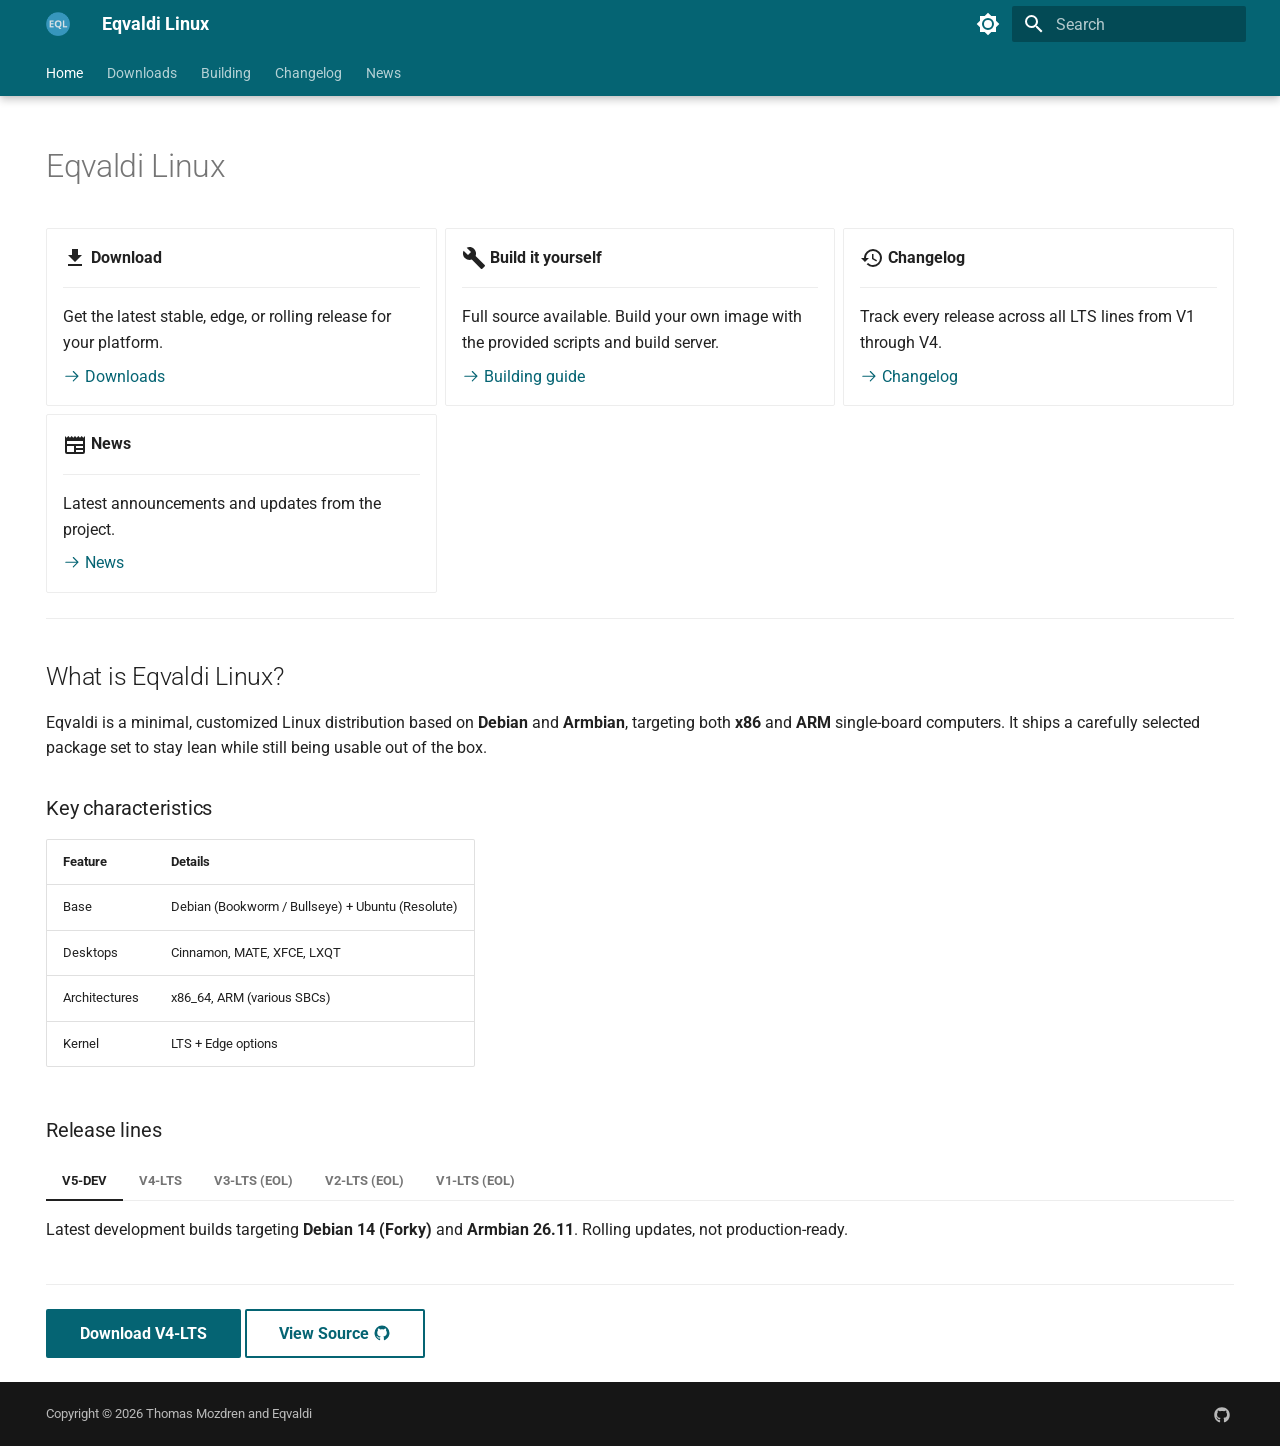
<file: index.html>
<!doctype html>
<html lang="en" class="no-js">
  <head>
    
      <meta charset="utf-8">
      <meta name="viewport" content="width=device-width,initial-scale=1">
      
        <meta name="description" content="A minimal, Debian-based Linux distribution built on Armbian — optimized for performance across x86 and ARM platforms.">
      
      
        <meta name="author" content="Thomas Mozdren">
      
      
        <link rel="canonical" href="https://eqvaldi.github.io/">
      
      
      
        <link rel="next" href="downloads/">
      
      
        
      
      
      <link rel="icon" href="assets/logo.png">
      <meta name="generator" content="mkdocs-1.6.1, mkdocs-material-9.8.2">
    
    
      
        <title>Eqvaldi Linux</title>
      
    
    
      <link rel="stylesheet" href="assets/stylesheets/main.57a0d79d.min.css">
      
        
        <link rel="stylesheet" href="assets/stylesheets/palette.fb2fffe2.min.css">
      
      


    
    
      
    
    
      
        
        
        <link rel="preconnect" href="https://fonts.gstatic.com" crossorigin>
        <link rel="stylesheet" href="https://fonts.googleapis.com/css?family=Roboto:300,300i,400,400i,700,700i%7CRoboto+Mono:400,400i,700,700i&display=fallback">
        <style>:root{--md-text-font:"Roboto";--md-code-font:"Roboto Mono"}</style>
      
    
    
      <link rel="stylesheet" href="stylesheets/colors.css">
    
      <link rel="stylesheet" href="stylesheets/extra.css">
    
    <script>__md_scope=new URL(".",location),__md_hash=e=>[...e].reduce(((e,_)=>(e<<5)-e+_.charCodeAt(0)),0),__md_get=(e,_=localStorage,t=__md_scope)=>JSON.parse(_.getItem(t.pathname+"."+e)),__md_set=(e,_,t=localStorage,a=__md_scope)=>{try{t.setItem(a.pathname+"."+e,JSON.stringify(_))}catch(e){}}</script>
    
      

    
    
  </head>
  
  
    
    
      
    
    
    
    
    <body dir="ltr" data-md-color-scheme="slate" data-md-color-primary="custom" data-md-color-accent="custom">
  
    
    <input class="md-toggle" data-md-toggle="drawer" type="checkbox" id="__drawer" autocomplete="off">
    <input class="md-toggle" data-md-toggle="search" type="checkbox" id="__search" autocomplete="off">
    <label class="md-overlay" for="__drawer"></label>
    <div data-md-component="skip">
      
        
        <a href="#eqvaldi-linux" class="md-skip">
          Skip to content
        </a>
      
    </div>
    <div data-md-component="announce">
      
    </div>
    
    
      

  

<header class="md-header md-header--shadow md-header--lifted" data-md-component="header">
  <nav class="md-header__inner md-grid" aria-label="Header">
    <a href="." title="Eqvaldi Linux" class="md-header__button md-logo" aria-label="Eqvaldi Linux" data-md-component="logo">
      
  <img src="assets/logo.png" alt="logo">

    </a>
    <label class="md-header__button md-icon" for="__drawer">
      
      <svg xmlns="http://www.w3.org/2000/svg" viewBox="0 0 24 24"><path d="M3 6h18v2H3zm0 5h18v2H3zm0 5h18v2H3z"/></svg>
    </label>
    <div class="md-header__title" data-md-component="header-title">
      <div class="md-header__ellipsis">
        <div class="md-header__topic">
          <span class="md-ellipsis">
            Eqvaldi Linux
          </span>
        </div>
        <div class="md-header__topic" data-md-component="header-topic">
          <span class="md-ellipsis">
            
              Home
            
          </span>
        </div>
      </div>
    </div>
    
      
        <form class="md-header__option" data-md-component="palette">
  
    
    
    
    <input class="md-option" data-md-color-media="(prefers-color-scheme: dark)" data-md-color-scheme="slate" data-md-color-primary="custom" data-md-color-accent="custom"  aria-label="Switch to light mode"  type="radio" name="__palette" id="__palette_0">
    
      <label class="md-header__button md-icon" title="Switch to light mode" for="__palette_1" hidden>
        <svg xmlns="http://www.w3.org/2000/svg" viewBox="0 0 24 24"><path d="M12 18c-.89 0-1.74-.2-2.5-.55C11.56 16.5 13 14.42 13 12s-1.44-4.5-3.5-5.45C10.26 6.2 11.11 6 12 6a6 6 0 0 1 6 6 6 6 0 0 1-6 6m8-9.31V4h-4.69L12 .69 8.69 4H4v4.69L.69 12 4 15.31V20h4.69L12 23.31 15.31 20H20v-4.69L23.31 12z"/></svg>
      </label>
    
  
    
    
    
    <input class="md-option" data-md-color-media="(prefers-color-scheme: light)" data-md-color-scheme="default" data-md-color-primary="custom" data-md-color-accent="custom"  aria-label="Switch to dark mode"  type="radio" name="__palette" id="__palette_1">
    
      <label class="md-header__button md-icon" title="Switch to dark mode" for="__palette_0" hidden>
        <svg xmlns="http://www.w3.org/2000/svg" viewBox="0 0 24 24"><path d="M12 8a4 4 0 0 0-4 4 4 4 0 0 0 4 4 4 4 0 0 0 4-4 4 4 0 0 0-4-4m0 10a6 6 0 0 1-6-6 6 6 0 0 1 6-6 6 6 0 0 1 6 6 6 6 0 0 1-6 6m8-9.31V4h-4.69L12 .69 8.69 4H4v4.69L.69 12 4 15.31V20h4.69L12 23.31 15.31 20H20v-4.69L23.31 12z"/></svg>
      </label>
    
  
</form>
      
    
    
      <script>var palette=__md_get("__palette");if(palette&&palette.color){if("(prefers-color-scheme)"===palette.color.media){var media=matchMedia("(prefers-color-scheme: light)"),input=document.querySelector(media.matches?"[data-md-color-media='(prefers-color-scheme: light)']":"[data-md-color-media='(prefers-color-scheme: dark)']");palette.color.media=input.getAttribute("data-md-color-media"),palette.color.scheme=input.getAttribute("data-md-color-scheme"),palette.color.primary=input.getAttribute("data-md-color-primary"),palette.color.accent=input.getAttribute("data-md-color-accent")}for(var[key,value]of Object.entries(palette.color))document.body.setAttribute("data-md-color-"+key,value)}</script>
    
    
    
      
      
        <label class="md-header__button md-icon" for="__search">
          
          <svg xmlns="http://www.w3.org/2000/svg" viewBox="0 0 24 24"><path d="M9.5 3A6.5 6.5 0 0 1 16 9.5c0 1.61-.59 3.09-1.56 4.23l.27.27h.79l5 5-1.5 1.5-5-5v-.79l-.27-.27A6.52 6.52 0 0 1 9.5 16 6.5 6.5 0 0 1 3 9.5 6.5 6.5 0 0 1 9.5 3m0 2C7 5 5 7 5 9.5S7 14 9.5 14 14 12 14 9.5 12 5 9.5 5"/></svg>
        </label>
        <div class="md-search" data-md-component="search" role="dialog">
  <label class="md-search__overlay" for="__search"></label>
  <div class="md-search__inner" role="search">
    <form class="md-search__form" name="search">
      <input type="text" class="md-search__input" name="query" aria-label="Search" placeholder="Search" autocapitalize="off" autocorrect="off" autocomplete="off" spellcheck="false" data-md-component="search-query" required>
      <label class="md-search__icon md-icon" for="__search">
        
        <svg xmlns="http://www.w3.org/2000/svg" viewBox="0 0 24 24"><path d="M9.5 3A6.5 6.5 0 0 1 16 9.5c0 1.61-.59 3.09-1.56 4.23l.27.27h.79l5 5-1.5 1.5-5-5v-.79l-.27-.27A6.52 6.52 0 0 1 9.5 16 6.5 6.5 0 0 1 3 9.5 6.5 6.5 0 0 1 9.5 3m0 2C7 5 5 7 5 9.5S7 14 9.5 14 14 12 14 9.5 12 5 9.5 5"/></svg>
        
        <svg xmlns="http://www.w3.org/2000/svg" viewBox="0 0 24 24"><path d="M20 11v2H8l5.5 5.5-1.42 1.42L4.16 12l7.92-7.92L13.5 5.5 8 11z"/></svg>
      </label>
      <nav class="md-search__options" aria-label="Search">
        
        <button type="reset" class="md-search__icon md-icon" title="Clear" aria-label="Clear" tabindex="-1">
          
          <svg xmlns="http://www.w3.org/2000/svg" viewBox="0 0 24 24"><path d="M19 6.41 17.59 5 12 10.59 6.41 5 5 6.41 10.59 12 5 17.59 6.41 19 12 13.41 17.59 19 19 17.59 13.41 12z"/></svg>
        </button>
      </nav>
      
        <div class="md-search__suggest" data-md-component="search-suggest"></div>
      
    </form>
    <div class="md-search__output">
      <div class="md-search__scrollwrap" tabindex="0" data-md-scrollfix>
        <div class="md-search-result" data-md-component="search-result">
          <div class="md-search-result__meta">
            Initializing search
          </div>
          <ol class="md-search-result__list" role="presentation"></ol>
        </div>
      </div>
    </div>
  </div>
</div>
      
    
    
  </nav>
  
    
      
<nav class="md-tabs" aria-label="Tabs" data-md-component="tabs">
  <div class="md-grid">
    <ul class="md-tabs__list">
      
        
  
  
  
    
  
  
    <li class="md-tabs__item md-tabs__item--active">
      <a href="." class="md-tabs__link">
        
  
  
    
  
  Home

      </a>
    </li>
  

      
        
  
  
  
  
    <li class="md-tabs__item">
      <a href="downloads/" class="md-tabs__link">
        
  
  
    
  
  Downloads

      </a>
    </li>
  

      
        
  
  
  
  
    
    
      <li class="md-tabs__item">
        <a href="building/" class="md-tabs__link">
          
  
  
  Building

        </a>
      </li>
    
  

      
        
  
  
  
  
    <li class="md-tabs__item">
      <a href="changelog/" class="md-tabs__link">
        
  
  
    
  
  Changelog

      </a>
    </li>
  

      
        
  
  
  
  
    <li class="md-tabs__item">
      <a href="news/" class="md-tabs__link">
        
  
  
    
  
  News

      </a>
    </li>
  

      
    </ul>
  </div>
</nav>
    
  
</header>
    
    <div class="md-container" data-md-component="container">
      
      
        
      
      <main class="md-main" data-md-component="main">
        <div class="md-main__inner md-grid">
          
            
              
                
              
              <div class="md-sidebar md-sidebar--primary" data-md-component="sidebar" data-md-type="navigation" hidden>
                <div class="md-sidebar__scrollwrap">
                  <div class="md-sidebar__inner">
                    


  


<nav class="md-nav md-nav--primary md-nav--lifted" aria-label="Navigation" data-md-level="0">
  <label class="md-nav__title" for="__drawer">
    <a href="." title="Eqvaldi Linux" class="md-nav__button md-logo" aria-label="Eqvaldi Linux" data-md-component="logo">
      
  <img src="assets/logo.png" alt="logo">

    </a>
    Eqvaldi Linux
  </label>
  
  <ul class="md-nav__list" data-md-scrollfix>
    
      
      
  
  
    
  
  
  
    <li class="md-nav__item md-nav__item--active">
      
      <input class="md-nav__toggle md-toggle" type="checkbox" id="__toc">
      
      
        
      
      
        <label class="md-nav__link md-nav__link--active" for="__toc">
          
  
  
  <span class="md-ellipsis">
    
  
    Home
  

    
  </span>
  
  

          <span class="md-nav__icon md-icon"></span>
        </label>
      
      <a href="." class="md-nav__link md-nav__link--active">
        
  
  
  <span class="md-ellipsis">
    
  
    Home
  

    
  </span>
  
  

      </a>
      
        

<nav class="md-nav md-nav--secondary" aria-label="Table of contents">
  
  
  
    
  
  
    <label class="md-nav__title" for="__toc">
      <span class="md-nav__icon md-icon"></span>
      Table of contents
    </label>
    <ul class="md-nav__list" data-md-component="toc" data-md-scrollfix>
      
        <li class="md-nav__item">
  <a href="#what-is-eqvaldi-linux" class="md-nav__link">
    <span class="md-ellipsis">
      
        What is Eqvaldi Linux?
      
    </span>
  </a>
  
    <nav class="md-nav" aria-label="What is Eqvaldi Linux?">
      <ul class="md-nav__list">
        
          <li class="md-nav__item">
  <a href="#key-characteristics" class="md-nav__link">
    <span class="md-ellipsis">
      
        Key characteristics
      
    </span>
  </a>
  
</li>
        
          <li class="md-nav__item">
  <a href="#release-lines" class="md-nav__link">
    <span class="md-ellipsis">
      
        Release lines
      
    </span>
  </a>
  
</li>
        
      </ul>
    </nav>
  
</li>
      
    </ul>
  
</nav>
      
    </li>
  

    
      
      
  
  
  
  
    <li class="md-nav__item">
      <a href="downloads/" class="md-nav__link">
        
  
  
  <span class="md-ellipsis">
    
  
    Downloads
  

    
  </span>
  
  

      </a>
    </li>
  

    
      
      
  
  
  
  
    
    
    
    
      
      
        
      
    
    
    <li class="md-nav__item md-nav__item--nested">
      
        
        
        <input class="md-nav__toggle md-toggle " type="checkbox" id="__nav_3" >
        
          
          <label class="md-nav__link" for="__nav_3" id="__nav_3_label" tabindex="0">
            
  
  
  <span class="md-ellipsis">
    
  
    Building
  

    
  </span>
  
  

            <span class="md-nav__icon md-icon"></span>
          </label>
        
        <nav class="md-nav" data-md-level="1" aria-labelledby="__nav_3_label" aria-expanded="false">
          <label class="md-nav__title" for="__nav_3">
            <span class="md-nav__icon md-icon"></span>
            
  
    Building
  

          </label>
          <ul class="md-nav__list" data-md-scrollfix>
            
              
                
  
  
  
  
    <li class="md-nav__item">
      <a href="building/" class="md-nav__link">
        
  
  
  <span class="md-ellipsis">
    
  
    Overview
  

    
  </span>
  
  

      </a>
    </li>
  

              
            
              
                
  
  
  
  
    <li class="md-nav__item">
      <a href="building/install-scripts/" class="md-nav__link">
        
  
  
  <span class="md-ellipsis">
    
  
    Install Scripts
  

    
  </span>
  
  

      </a>
    </li>
  

              
            
              
                
  
  
  
  
    <li class="md-nav__item">
      <a href="building/build-server/" class="md-nav__link">
        
  
  
  <span class="md-ellipsis">
    
  
    Build Server
  

    
  </span>
  
  

      </a>
    </li>
  

              
            
          </ul>
        </nav>
      
    </li>
  

    
      
      
  
  
  
  
    <li class="md-nav__item">
      <a href="changelog/" class="md-nav__link">
        
  
  
  <span class="md-ellipsis">
    
  
    Changelog
  

    
  </span>
  
  

      </a>
    </li>
  

    
      
      
  
  
  
  
    <li class="md-nav__item">
      <a href="news/" class="md-nav__link">
        
  
  
  <span class="md-ellipsis">
    
  
    News
  

    
  </span>
  
  

      </a>
    </li>
  

    
  </ul>
</nav>
                  </div>
                </div>
              </div>
            
            
              
                
              
              <div class="md-sidebar md-sidebar--secondary" data-md-component="sidebar" data-md-type="toc" hidden>
                <div class="md-sidebar__scrollwrap">
                  <div class="md-sidebar__inner">
                    

<nav class="md-nav md-nav--secondary" aria-label="Table of contents">
  
  
  
    
  
  
    <label class="md-nav__title" for="__toc">
      <span class="md-nav__icon md-icon"></span>
      Table of contents
    </label>
    <ul class="md-nav__list" data-md-component="toc" data-md-scrollfix>
      
        <li class="md-nav__item">
  <a href="#what-is-eqvaldi-linux" class="md-nav__link">
    <span class="md-ellipsis">
      
        What is Eqvaldi Linux?
      
    </span>
  </a>
  
    <nav class="md-nav" aria-label="What is Eqvaldi Linux?">
      <ul class="md-nav__list">
        
          <li class="md-nav__item">
  <a href="#key-characteristics" class="md-nav__link">
    <span class="md-ellipsis">
      
        Key characteristics
      
    </span>
  </a>
  
</li>
        
          <li class="md-nav__item">
  <a href="#release-lines" class="md-nav__link">
    <span class="md-ellipsis">
      
        Release lines
      
    </span>
  </a>
  
</li>
        
      </ul>
    </nav>
  
</li>
      
    </ul>
  
</nav>
                  </div>
                </div>
              </div>
            
          
          
            <div class="md-content" data-md-component="content">
              
              <article class="md-content__inner md-typeset">
                
                  
  




<h1 id="eqvaldi-linux">Eqvaldi Linux<a class="headerlink" href="#eqvaldi-linux" title="Permanent link">&para;</a></h1>
<div class="grid cards">
<ul>
<li>
<p><span class="twemoji lg middle"><svg xmlns="http://www.w3.org/2000/svg" viewBox="0 0 24 24"><path d="M5 20h14v-2H5m14-9h-4V3H9v6H5l7 7z"/></svg></span> <strong>Download</strong></p>
<hr />
<p>Get the latest stable, edge, or rolling release for your platform.</p>
<p><a href="downloads/"><span class="twemoji"><svg xmlns="http://www.w3.org/2000/svg" viewBox="0 0 24 24"><path d="M13.22 19.03a.75.75 0 0 1 0-1.06L18.19 13H3.75a.75.75 0 0 1 0-1.5h14.44l-4.97-4.97a.749.749 0 0 1 .326-1.275.75.75 0 0 1 .734.215l6.25 6.25a.75.75 0 0 1 0 1.06l-6.25 6.25a.75.75 0 0 1-1.06 0"/></svg></span> Downloads</a></p>
</li>
<li>
<p><span class="twemoji lg middle"><svg xmlns="http://www.w3.org/2000/svg" viewBox="0 0 24 24"><path d="m22.7 19-9.1-9.1c.9-2.3.4-5-1.5-6.9-2-2-5-2.4-7.4-1.3L9 6 6 9 1.6 4.7C.4 7.1.9 10.1 2.9 12.1c1.9 1.9 4.6 2.4 6.9 1.5l9.1 9.1c.4.4 1 .4 1.4 0l2.3-2.3c.5-.4.5-1.1.1-1.4"/></svg></span> <strong>Build it yourself</strong></p>
<hr />
<p>Full source available. Build your own image with the provided scripts and build server.</p>
<p><a href="building/"><span class="twemoji"><svg xmlns="http://www.w3.org/2000/svg" viewBox="0 0 24 24"><path d="M13.22 19.03a.75.75 0 0 1 0-1.06L18.19 13H3.75a.75.75 0 0 1 0-1.5h14.44l-4.97-4.97a.749.749 0 0 1 .326-1.275.75.75 0 0 1 .734.215l6.25 6.25a.75.75 0 0 1 0 1.06l-6.25 6.25a.75.75 0 0 1-1.06 0"/></svg></span> Building guide</a></p>
</li>
<li>
<p><span class="twemoji lg middle"><svg xmlns="http://www.w3.org/2000/svg" viewBox="0 0 24 24"><path d="M13.5 8H12v5l4.28 2.54.72-1.21-3.5-2.08zM13 3a9 9 0 0 0-9 9H1l3.96 4.03L9 12H6a7 7 0 0 1 7-7 7 7 0 0 1 7 7 7 7 0 0 1-7 7c-1.93 0-3.68-.79-4.94-2.06l-1.42 1.42A8.9 8.9 0 0 0 13 21a9 9 0 0 0 9-9 9 9 0 0 0-9-9"/></svg></span> <strong>Changelog</strong></p>
<hr />
<p>Track every release across all LTS lines from V1 through V4.</p>
<p><a href="changelog/"><span class="twemoji"><svg xmlns="http://www.w3.org/2000/svg" viewBox="0 0 24 24"><path d="M13.22 19.03a.75.75 0 0 1 0-1.06L18.19 13H3.75a.75.75 0 0 1 0-1.5h14.44l-4.97-4.97a.749.749 0 0 1 .326-1.275.75.75 0 0 1 .734.215l6.25 6.25a.75.75 0 0 1 0 1.06l-6.25 6.25a.75.75 0 0 1-1.06 0"/></svg></span> Changelog</a></p>
</li>
<li>
<p><span class="twemoji lg middle"><svg xmlns="http://www.w3.org/2000/svg" viewBox="0 0 24 24"><path d="M20 11H4V8h16m0 7h-7v-2h7m0 6h-7v-2h7m-9 2H4v-6h7m9.33-8.33L18.67 3 17 4.67 15.33 3l-1.66 1.67L12 3l-1.67 1.67L8.67 3 7 4.67 5.33 3 3.67 4.67 2 3v16a2 2 0 0 0 2 2h16a2 2 0 0 0 2-2V3z"/></svg></span> <strong>News</strong></p>
<hr />
<p>Latest announcements and updates from the project.</p>
<p><a href="news/"><span class="twemoji"><svg xmlns="http://www.w3.org/2000/svg" viewBox="0 0 24 24"><path d="M13.22 19.03a.75.75 0 0 1 0-1.06L18.19 13H3.75a.75.75 0 0 1 0-1.5h14.44l-4.97-4.97a.749.749 0 0 1 .326-1.275.75.75 0 0 1 .734.215l6.25 6.25a.75.75 0 0 1 0 1.06l-6.25 6.25a.75.75 0 0 1-1.06 0"/></svg></span> News</a></p>
</li>
</ul>
</div>
<hr />
<h2 id="what-is-eqvaldi-linux">What is Eqvaldi Linux?<a class="headerlink" href="#what-is-eqvaldi-linux" title="Permanent link">&para;</a></h2>
<p>Eqvaldi is a minimal, customized Linux distribution based on <strong>Debian</strong> and <strong>Armbian</strong>, targeting both <strong>x86</strong> and <strong>ARM</strong> single-board computers. It ships a carefully selected package set to stay lean while still being usable out of the box.</p>
<h3 id="key-characteristics">Key characteristics<a class="headerlink" href="#key-characteristics" title="Permanent link">&para;</a></h3>
<table>
<thead>
<tr>
<th>Feature</th>
<th>Details</th>
</tr>
</thead>
<tbody>
<tr>
<td>Base</td>
<td>Debian (Bookworm / Bullseye) + Ubuntu (Resolute)</td>
</tr>
<tr>
<td>Desktops</td>
<td>Cinnamon, MATE, XFCE, LXQT</td>
</tr>
<tr>
<td>Architectures</td>
<td>x86_64, ARM (various SBCs)</td>
</tr>
<tr>
<td>Kernel</td>
<td>LTS + Edge options</td>
</tr>
</tbody>
</table>
<h3 id="release-lines">Release lines<a class="headerlink" href="#release-lines" title="Permanent link">&para;</a></h3>
<div class="tabbed-set tabbed-alternate" data-tabs="1:5"><input checked="checked" id="__tabbed_1_1" name="__tabbed_1" type="radio" /><input id="__tabbed_1_2" name="__tabbed_1" type="radio" /><input id="__tabbed_1_3" name="__tabbed_1" type="radio" /><input id="__tabbed_1_4" name="__tabbed_1" type="radio" /><input id="__tabbed_1_5" name="__tabbed_1" type="radio" /><div class="tabbed-labels"><label for="__tabbed_1_1">V5-DEV</label><label for="__tabbed_1_2">V4-LTS</label><label for="__tabbed_1_3">V3-LTS (EOL)</label><label for="__tabbed_1_4">V2-LTS (EOL)</label><label for="__tabbed_1_5">V1-LTS (EOL)</label></div>
<div class="tabbed-content">
<div class="tabbed-block">
<p>Latest development builds targeting <strong>Debian 14 (Forky)</strong> and <strong>Armbian 26.11</strong>.
Rolling updates, not production-ready.</p>
</div>
<div class="tabbed-block">
<p>Latest development builds targeting <strong>Debian 13 (Trixie)</strong> and <strong>Armbian 26.8</strong>.
Recommended for most users.</p>
</div>
<div class="tabbed-block">
<p>Previous long-term support on <strong>Debian 12 (Bookworm)</strong>.
End of life last version was 3.7.</p>
</div>
<div class="tabbed-block">
<p>Previous long-term support on <strong>Debian 11 (Bullseye)</strong>.
End of life last version was 2.7.</p>
</div>
<div class="tabbed-block">
<p>Previous long-term support on <strong>Debian 10 (Bullseye)</strong>.
End of life last version was 1.8.</p>
</div>
</div>
</div>
<hr />
<p><a class="md-button md-button--primary" href="downloads/">Download V4-LTS</a>
<a class="md-button" href="https://github.com/Eqvaldi/build">View Source <span class="twemoji"><svg xmlns="http://www.w3.org/2000/svg" viewBox="0 0 24 24"><path d="M12 2A10 10 0 0 0 2 12c0 4.42 2.87 8.17 6.84 9.5.5.08.66-.23.66-.5v-1.69c-2.77.6-3.36-1.34-3.36-1.34-.46-1.16-1.11-1.47-1.11-1.47-.91-.62.07-.6.07-.6 1 .07 1.53 1.03 1.53 1.03.87 1.52 2.34 1.07 2.91.83.09-.65.35-1.09.63-1.34-2.22-.25-4.55-1.11-4.55-4.92 0-1.11.38-2 1.03-2.71-.1-.25-.45-1.29.1-2.64 0 0 .84-.27 2.75 1.02.79-.22 1.65-.33 2.5-.33s1.71.11 2.5.33c1.91-1.29 2.75-1.02 2.75-1.02.55 1.35.2 2.39.1 2.64.65.71 1.03 1.6 1.03 2.71 0 3.82-2.34 4.66-4.57 4.91.36.31.69.92.69 1.85V21c0 .27.16.59.67.5C19.14 20.16 22 16.42 22 12A10 10 0 0 0 12 2"/></svg></span></a></p>







  
  




  



                
              </article>
            </div>
          
          
  <script>var tabs=__md_get("__tabs");if(Array.isArray(tabs))e:for(var set of document.querySelectorAll(".tabbed-set")){var labels=set.querySelector(".tabbed-labels");for(var tab of tabs)for(var label of labels.getElementsByTagName("label"))if(label.innerText.trim()===tab){var input=document.getElementById(label.htmlFor);input.checked=!0;continue e}}</script>

<script>var target=document.getElementById(location.hash.slice(1));target&&target.name&&(target.checked=target.name.startsWith("__tabbed_"))</script>
        </div>
        
          <button type="button" class="md-top md-icon" data-md-component="top" hidden>
  
  <svg xmlns="http://www.w3.org/2000/svg" viewBox="0 0 24 24"><path d="M13 20h-2V8l-5.5 5.5-1.42-1.42L12 4.16l7.92 7.92-1.42 1.42L13 8z"/></svg>
  Back to top
</button>
        
      </main>
      
        <footer class="md-footer">
  
  <div class="md-footer-meta md-typeset">
    <div class="md-footer-meta__inner md-grid">
      <div class="md-copyright">
  
    <div class="md-copyright__highlight">
      Copyright &copy; 2026 Thomas Mozdren and Eqvaldi
    </div>
  
  
</div>
      
        
<div class="md-social">
  
    
    
    
    
    <a href="https://github.com/Eqvaldi" target="_blank" rel="noopener" title="Eqvaldi on GitHub" class="md-social__link">
      <svg xmlns="http://www.w3.org/2000/svg" viewBox="0 0 512 512"><!--! Font Awesome Free 7.1.0 by @fontawesome - https://fontawesome.com License - https://fontawesome.com/license/free (Icons: CC BY 4.0, Fonts: SIL OFL 1.1, Code: MIT License) Copyright 2025 Fonticons, Inc.--><path d="M173.9 397.4c0 2-2.3 3.6-5.2 3.6-3.3.3-5.6-1.3-5.6-3.6 0-2 2.3-3.6 5.2-3.6 3-.3 5.6 1.3 5.6 3.6m-31.1-4.5c-.7 2 1.3 4.3 4.3 4.9 2.6 1 5.6 0 6.2-2s-1.3-4.3-4.3-5.2c-2.6-.7-5.5.3-6.2 2.3m44.2-1.7c-2.9.7-4.9 2.6-4.6 4.9.3 2 2.9 3.3 5.9 2.6 2.9-.7 4.9-2.6 4.6-4.6-.3-1.9-3-3.2-5.9-2.9M252.8 8C114.1 8 8 113.3 8 252c0 110.9 69.8 205.8 169.5 239.2 12.8 2.3 17.3-5.6 17.3-12.1 0-6.2-.3-40.4-.3-61.4 0 0-70 15-84.7-29.8 0 0-11.4-29.1-27.8-36.6 0 0-22.9-15.7 1.6-15.4 0 0 24.9 2 38.6 25.8 21.9 38.6 58.6 27.5 72.9 20.9 2.3-16 8.8-27.1 16-33.7-55.9-6.2-112.3-14.3-112.3-110.5 0-27.5 7.6-41.3 23.6-58.9-2.6-6.5-11.1-33.3 2.6-67.9 20.9-6.5 69 27 69 27 20-5.6 41.5-8.5 62.8-8.5s42.8 2.9 62.8 8.5c0 0 48.1-33.6 69-27 13.7 34.7 5.2 61.4 2.6 67.9 16 17.7 25.8 31.5 25.8 58.9 0 96.5-58.9 104.2-114.8 110.5 9.2 7.9 17 22.9 17 46.4 0 33.7-.3 75.4-.3 83.6 0 6.5 4.6 14.4 17.3 12.1C436.2 457.8 504 362.9 504 252 504 113.3 391.5 8 252.8 8M105.2 352.9c-1.3 1-1 3.3.7 5.2 1.6 1.6 3.9 2.3 5.2 1 1.3-1 1-3.3-.7-5.2-1.6-1.6-3.9-2.3-5.2-1m-10.8-8.1c-.7 1.3.3 2.9 2.3 3.9 1.6 1 3.6.7 4.3-.7.7-1.3-.3-2.9-2.3-3.9-2-.6-3.6-.3-4.3.7m32.4 35.6c-1.6 1.3-1 4.3 1.3 6.2 2.3 2.3 5.2 2.6 6.5 1 1.3-1.3.7-4.3-1.3-6.2-2.2-2.3-5.2-2.6-6.5-1m-11.4-14.7c-1.6 1-1.6 3.6 0 5.9s4.3 3.3 5.6 2.3c1.6-1.3 1.6-3.9 0-6.2-1.4-2.3-4-3.3-5.6-2"/></svg>
    </a>
  
</div>
      
    </div>
  </div>
</footer>
      
    </div>
    <div class="md-dialog" data-md-component="dialog">
      <div class="md-dialog__inner md-typeset"></div>
    </div>
    
    
    
      
      
      <script id="__config" type="application/json">{"annotate": null, "base": ".", "features": ["navigation.tabs", "navigation.tabs.sticky", "navigation.instant", "navigation.top", "navigation.sections", "search.suggest", "search.highlight", "content.code.copy", "content.tabs.link"], "search": "assets/javascripts/workers/search.a7633da7.min.js", "tags": null, "translations": {"clipboard.copied": "Copied to clipboard", "clipboard.copy": "Copy to clipboard", "search.result.more.one": "1 more on this page", "search.result.more.other": "# more on this page", "search.result.none": "No matching documents", "search.result.one": "1 matching document", "search.result.other": "# matching documents", "search.result.placeholder": "Type to start searching", "search.result.term.missing": "Missing", "select.version": "Select version"}, "version": null}</script>
    
    
      <script src="assets/javascripts/bundle.a5f9d56c.min.js"></script>
      
    
  </body>
</html>
</file>
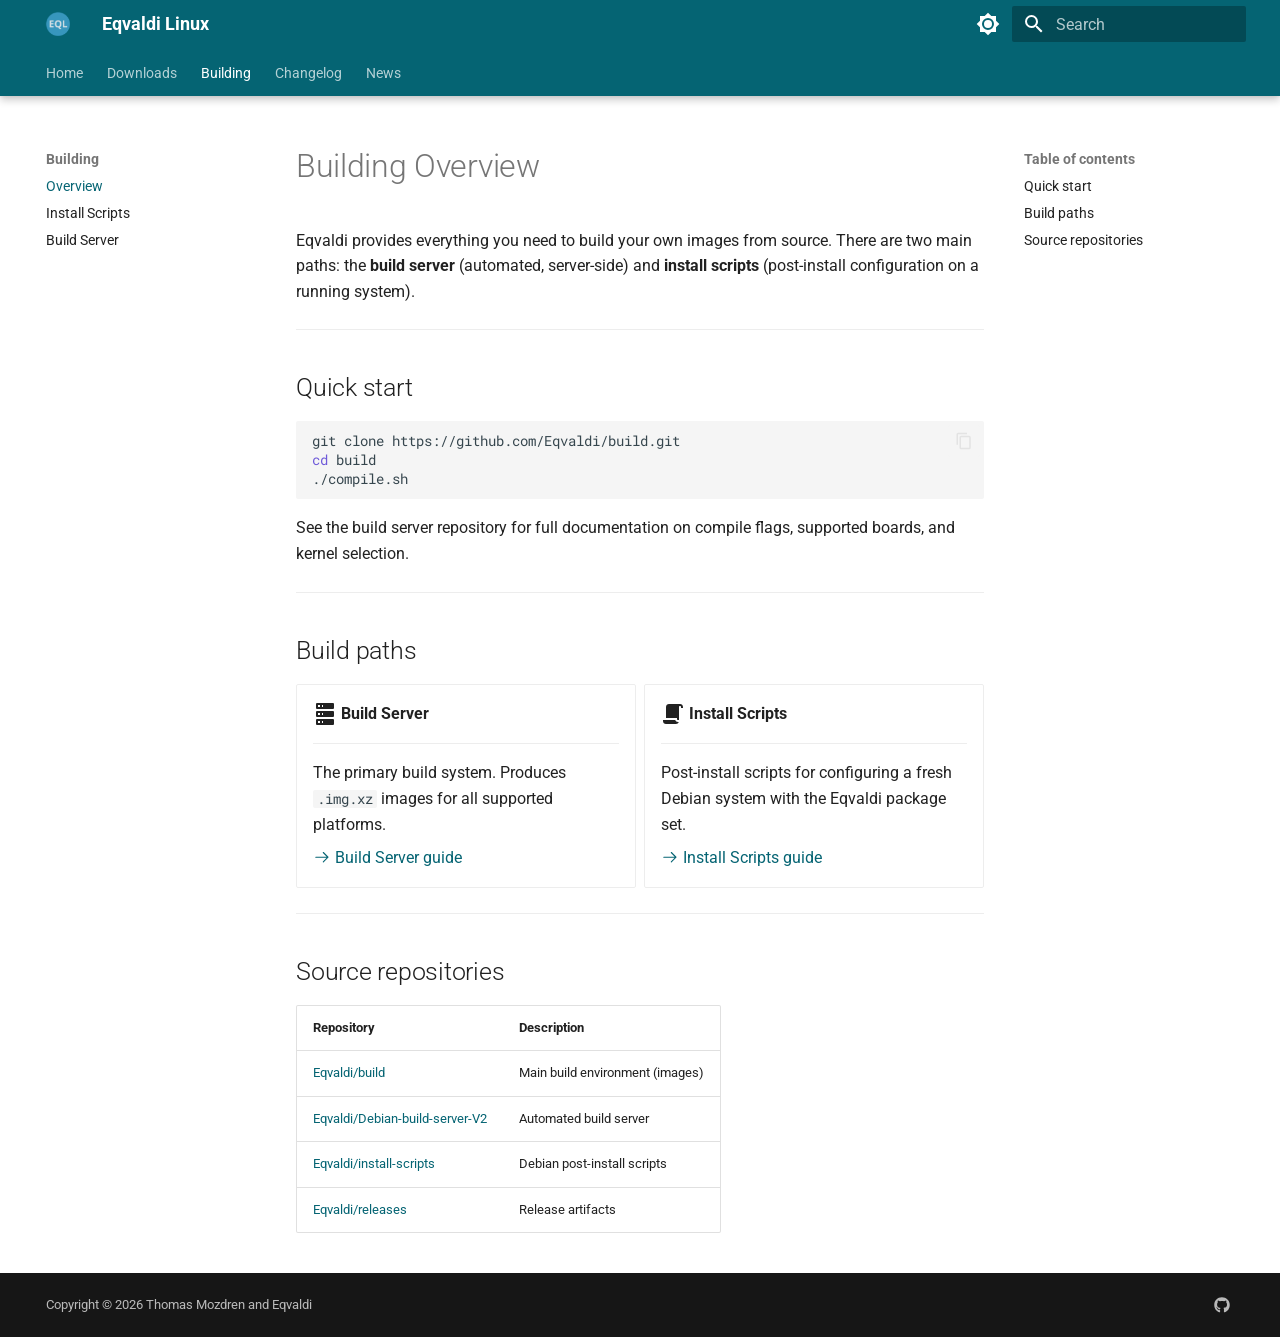
<file: building/index.html>
<!doctype html>
<html lang="en" class="no-js">
  <head>
    
      <meta charset="utf-8">
      <meta name="viewport" content="width=device-width,initial-scale=1">
      
        <meta name="description" content="A minimal, Debian-based Linux distribution built on Armbian — optimized for performance across x86 and ARM platforms.">
      
      
        <meta name="author" content="Thomas Mozdren">
      
      
        <link rel="canonical" href="https://eqvaldi.github.io/building/">
      
      
        <link rel="prev" href="../downloads/">
      
      
        <link rel="next" href="install-scripts/">
      
      
        
      
      
      <link rel="icon" href="../assets/logo.png">
      <meta name="generator" content="mkdocs-1.6.1, mkdocs-material-9.8.2">
    
    
      
        <title>Overview - Eqvaldi Linux</title>
      
    
    
      <link rel="stylesheet" href="../assets/stylesheets/main.57a0d79d.min.css">
      
        
        <link rel="stylesheet" href="../assets/stylesheets/palette.fb2fffe2.min.css">
      
      


    
    
      
    
    
      
        
        
        <link rel="preconnect" href="https://fonts.gstatic.com" crossorigin>
        <link rel="stylesheet" href="https://fonts.googleapis.com/css?family=Roboto:300,300i,400,400i,700,700i%7CRoboto+Mono:400,400i,700,700i&display=fallback">
        <style>:root{--md-text-font:"Roboto";--md-code-font:"Roboto Mono"}</style>
      
    
    
      <link rel="stylesheet" href="../stylesheets/colors.css">
    
      <link rel="stylesheet" href="../stylesheets/extra.css">
    
    <script>__md_scope=new URL("..",location),__md_hash=e=>[...e].reduce(((e,_)=>(e<<5)-e+_.charCodeAt(0)),0),__md_get=(e,_=localStorage,t=__md_scope)=>JSON.parse(_.getItem(t.pathname+"."+e)),__md_set=(e,_,t=localStorage,a=__md_scope)=>{try{t.setItem(a.pathname+"."+e,JSON.stringify(_))}catch(e){}}</script>
    
      

    
    
  </head>
  
  
    
    
      
    
    
    
    
    <body dir="ltr" data-md-color-scheme="slate" data-md-color-primary="custom" data-md-color-accent="custom">
  
    
    <input class="md-toggle" data-md-toggle="drawer" type="checkbox" id="__drawer" autocomplete="off">
    <input class="md-toggle" data-md-toggle="search" type="checkbox" id="__search" autocomplete="off">
    <label class="md-overlay" for="__drawer"></label>
    <div data-md-component="skip">
      
        
        <a href="#building-overview" class="md-skip">
          Skip to content
        </a>
      
    </div>
    <div data-md-component="announce">
      
    </div>
    
    
      

  

<header class="md-header md-header--shadow md-header--lifted" data-md-component="header">
  <nav class="md-header__inner md-grid" aria-label="Header">
    <a href=".." title="Eqvaldi Linux" class="md-header__button md-logo" aria-label="Eqvaldi Linux" data-md-component="logo">
      
  <img src="../assets/logo.png" alt="logo">

    </a>
    <label class="md-header__button md-icon" for="__drawer">
      
      <svg xmlns="http://www.w3.org/2000/svg" viewBox="0 0 24 24"><path d="M3 6h18v2H3zm0 5h18v2H3zm0 5h18v2H3z"/></svg>
    </label>
    <div class="md-header__title" data-md-component="header-title">
      <div class="md-header__ellipsis">
        <div class="md-header__topic">
          <span class="md-ellipsis">
            Eqvaldi Linux
          </span>
        </div>
        <div class="md-header__topic" data-md-component="header-topic">
          <span class="md-ellipsis">
            
              Overview
            
          </span>
        </div>
      </div>
    </div>
    
      
        <form class="md-header__option" data-md-component="palette">
  
    
    
    
    <input class="md-option" data-md-color-media="(prefers-color-scheme: dark)" data-md-color-scheme="slate" data-md-color-primary="custom" data-md-color-accent="custom"  aria-label="Switch to light mode"  type="radio" name="__palette" id="__palette_0">
    
      <label class="md-header__button md-icon" title="Switch to light mode" for="__palette_1" hidden>
        <svg xmlns="http://www.w3.org/2000/svg" viewBox="0 0 24 24"><path d="M12 18c-.89 0-1.74-.2-2.5-.55C11.56 16.5 13 14.42 13 12s-1.44-4.5-3.5-5.45C10.26 6.2 11.11 6 12 6a6 6 0 0 1 6 6 6 6 0 0 1-6 6m8-9.31V4h-4.69L12 .69 8.69 4H4v4.69L.69 12 4 15.31V20h4.69L12 23.31 15.31 20H20v-4.69L23.31 12z"/></svg>
      </label>
    
  
    
    
    
    <input class="md-option" data-md-color-media="(prefers-color-scheme: light)" data-md-color-scheme="default" data-md-color-primary="custom" data-md-color-accent="custom"  aria-label="Switch to dark mode"  type="radio" name="__palette" id="__palette_1">
    
      <label class="md-header__button md-icon" title="Switch to dark mode" for="__palette_0" hidden>
        <svg xmlns="http://www.w3.org/2000/svg" viewBox="0 0 24 24"><path d="M12 8a4 4 0 0 0-4 4 4 4 0 0 0 4 4 4 4 0 0 0 4-4 4 4 0 0 0-4-4m0 10a6 6 0 0 1-6-6 6 6 0 0 1 6-6 6 6 0 0 1 6 6 6 6 0 0 1-6 6m8-9.31V4h-4.69L12 .69 8.69 4H4v4.69L.69 12 4 15.31V20h4.69L12 23.31 15.31 20H20v-4.69L23.31 12z"/></svg>
      </label>
    
  
</form>
      
    
    
      <script>var palette=__md_get("__palette");if(palette&&palette.color){if("(prefers-color-scheme)"===palette.color.media){var media=matchMedia("(prefers-color-scheme: light)"),input=document.querySelector(media.matches?"[data-md-color-media='(prefers-color-scheme: light)']":"[data-md-color-media='(prefers-color-scheme: dark)']");palette.color.media=input.getAttribute("data-md-color-media"),palette.color.scheme=input.getAttribute("data-md-color-scheme"),palette.color.primary=input.getAttribute("data-md-color-primary"),palette.color.accent=input.getAttribute("data-md-color-accent")}for(var[key,value]of Object.entries(palette.color))document.body.setAttribute("data-md-color-"+key,value)}</script>
    
    
    
      
      
        <label class="md-header__button md-icon" for="__search">
          
          <svg xmlns="http://www.w3.org/2000/svg" viewBox="0 0 24 24"><path d="M9.5 3A6.5 6.5 0 0 1 16 9.5c0 1.61-.59 3.09-1.56 4.23l.27.27h.79l5 5-1.5 1.5-5-5v-.79l-.27-.27A6.52 6.52 0 0 1 9.5 16 6.5 6.5 0 0 1 3 9.5 6.5 6.5 0 0 1 9.5 3m0 2C7 5 5 7 5 9.5S7 14 9.5 14 14 12 14 9.5 12 5 9.5 5"/></svg>
        </label>
        <div class="md-search" data-md-component="search" role="dialog">
  <label class="md-search__overlay" for="__search"></label>
  <div class="md-search__inner" role="search">
    <form class="md-search__form" name="search">
      <input type="text" class="md-search__input" name="query" aria-label="Search" placeholder="Search" autocapitalize="off" autocorrect="off" autocomplete="off" spellcheck="false" data-md-component="search-query" required>
      <label class="md-search__icon md-icon" for="__search">
        
        <svg xmlns="http://www.w3.org/2000/svg" viewBox="0 0 24 24"><path d="M9.5 3A6.5 6.5 0 0 1 16 9.5c0 1.61-.59 3.09-1.56 4.23l.27.27h.79l5 5-1.5 1.5-5-5v-.79l-.27-.27A6.52 6.52 0 0 1 9.5 16 6.5 6.5 0 0 1 3 9.5 6.5 6.5 0 0 1 9.5 3m0 2C7 5 5 7 5 9.5S7 14 9.5 14 14 12 14 9.5 12 5 9.5 5"/></svg>
        
        <svg xmlns="http://www.w3.org/2000/svg" viewBox="0 0 24 24"><path d="M20 11v2H8l5.5 5.5-1.42 1.42L4.16 12l7.92-7.92L13.5 5.5 8 11z"/></svg>
      </label>
      <nav class="md-search__options" aria-label="Search">
        
        <button type="reset" class="md-search__icon md-icon" title="Clear" aria-label="Clear" tabindex="-1">
          
          <svg xmlns="http://www.w3.org/2000/svg" viewBox="0 0 24 24"><path d="M19 6.41 17.59 5 12 10.59 6.41 5 5 6.41 10.59 12 5 17.59 6.41 19 12 13.41 17.59 19 19 17.59 13.41 12z"/></svg>
        </button>
      </nav>
      
        <div class="md-search__suggest" data-md-component="search-suggest"></div>
      
    </form>
    <div class="md-search__output">
      <div class="md-search__scrollwrap" tabindex="0" data-md-scrollfix>
        <div class="md-search-result" data-md-component="search-result">
          <div class="md-search-result__meta">
            Initializing search
          </div>
          <ol class="md-search-result__list" role="presentation"></ol>
        </div>
      </div>
    </div>
  </div>
</div>
      
    
    
  </nav>
  
    
      
<nav class="md-tabs" aria-label="Tabs" data-md-component="tabs">
  <div class="md-grid">
    <ul class="md-tabs__list">
      
        
  
  
  
  
    <li class="md-tabs__item">
      <a href=".." class="md-tabs__link">
        
  
  
    
  
  Home

      </a>
    </li>
  

      
        
  
  
  
  
    <li class="md-tabs__item">
      <a href="../downloads/" class="md-tabs__link">
        
  
  
    
  
  Downloads

      </a>
    </li>
  

      
        
  
  
  
    
  
  
    
    
      <li class="md-tabs__item md-tabs__item--active">
        <a href="./" class="md-tabs__link">
          
  
  
  Building

        </a>
      </li>
    
  

      
        
  
  
  
  
    <li class="md-tabs__item">
      <a href="../changelog/" class="md-tabs__link">
        
  
  
    
  
  Changelog

      </a>
    </li>
  

      
        
  
  
  
  
    <li class="md-tabs__item">
      <a href="../news/" class="md-tabs__link">
        
  
  
    
  
  News

      </a>
    </li>
  

      
    </ul>
  </div>
</nav>
    
  
</header>
    
    <div class="md-container" data-md-component="container">
      
      
        
      
      <main class="md-main" data-md-component="main">
        <div class="md-main__inner md-grid">
          
            
              
              <div class="md-sidebar md-sidebar--primary" data-md-component="sidebar" data-md-type="navigation" >
                <div class="md-sidebar__scrollwrap">
                  <div class="md-sidebar__inner">
                    


  


<nav class="md-nav md-nav--primary md-nav--lifted" aria-label="Navigation" data-md-level="0">
  <label class="md-nav__title" for="__drawer">
    <a href=".." title="Eqvaldi Linux" class="md-nav__button md-logo" aria-label="Eqvaldi Linux" data-md-component="logo">
      
  <img src="../assets/logo.png" alt="logo">

    </a>
    Eqvaldi Linux
  </label>
  
  <ul class="md-nav__list" data-md-scrollfix>
    
      
      
  
  
  
  
    <li class="md-nav__item">
      <a href=".." class="md-nav__link">
        
  
  
  <span class="md-ellipsis">
    
  
    Home
  

    
  </span>
  
  

      </a>
    </li>
  

    
      
      
  
  
  
  
    <li class="md-nav__item">
      <a href="../downloads/" class="md-nav__link">
        
  
  
  <span class="md-ellipsis">
    
  
    Downloads
  

    
  </span>
  
  

      </a>
    </li>
  

    
      
      
  
  
    
  
  
  
    
    
    
    
      
        
        
      
      
        
      
    
    
    <li class="md-nav__item md-nav__item--active md-nav__item--section md-nav__item--nested">
      
        
        
        <input class="md-nav__toggle md-toggle " type="checkbox" id="__nav_3" checked>
        
          
          <label class="md-nav__link" for="__nav_3" id="__nav_3_label" tabindex="">
            
  
  
  <span class="md-ellipsis">
    
  
    Building
  

    
  </span>
  
  

            <span class="md-nav__icon md-icon"></span>
          </label>
        
        <nav class="md-nav" data-md-level="1" aria-labelledby="__nav_3_label" aria-expanded="true">
          <label class="md-nav__title" for="__nav_3">
            <span class="md-nav__icon md-icon"></span>
            
  
    Building
  

          </label>
          <ul class="md-nav__list" data-md-scrollfix>
            
              
                
  
  
    
  
  
  
    <li class="md-nav__item md-nav__item--active">
      
      <input class="md-nav__toggle md-toggle" type="checkbox" id="__toc">
      
      
        
      
      
        <label class="md-nav__link md-nav__link--active" for="__toc">
          
  
  
  <span class="md-ellipsis">
    
  
    Overview
  

    
  </span>
  
  

          <span class="md-nav__icon md-icon"></span>
        </label>
      
      <a href="./" class="md-nav__link md-nav__link--active">
        
  
  
  <span class="md-ellipsis">
    
  
    Overview
  

    
  </span>
  
  

      </a>
      
        

<nav class="md-nav md-nav--secondary" aria-label="Table of contents">
  
  
  
    
  
  
    <label class="md-nav__title" for="__toc">
      <span class="md-nav__icon md-icon"></span>
      Table of contents
    </label>
    <ul class="md-nav__list" data-md-component="toc" data-md-scrollfix>
      
        <li class="md-nav__item">
  <a href="#quick-start" class="md-nav__link">
    <span class="md-ellipsis">
      
        Quick start
      
    </span>
  </a>
  
</li>
      
        <li class="md-nav__item">
  <a href="#build-paths" class="md-nav__link">
    <span class="md-ellipsis">
      
        Build paths
      
    </span>
  </a>
  
</li>
      
        <li class="md-nav__item">
  <a href="#source-repositories" class="md-nav__link">
    <span class="md-ellipsis">
      
        Source repositories
      
    </span>
  </a>
  
</li>
      
    </ul>
  
</nav>
      
    </li>
  

              
            
              
                
  
  
  
  
    <li class="md-nav__item">
      <a href="install-scripts/" class="md-nav__link">
        
  
  
  <span class="md-ellipsis">
    
  
    Install Scripts
  

    
  </span>
  
  

      </a>
    </li>
  

              
            
              
                
  
  
  
  
    <li class="md-nav__item">
      <a href="build-server/" class="md-nav__link">
        
  
  
  <span class="md-ellipsis">
    
  
    Build Server
  

    
  </span>
  
  

      </a>
    </li>
  

              
            
          </ul>
        </nav>
      
    </li>
  

    
      
      
  
  
  
  
    <li class="md-nav__item">
      <a href="../changelog/" class="md-nav__link">
        
  
  
  <span class="md-ellipsis">
    
  
    Changelog
  

    
  </span>
  
  

      </a>
    </li>
  

    
      
      
  
  
  
  
    <li class="md-nav__item">
      <a href="../news/" class="md-nav__link">
        
  
  
  <span class="md-ellipsis">
    
  
    News
  

    
  </span>
  
  

      </a>
    </li>
  

    
  </ul>
</nav>
                  </div>
                </div>
              </div>
            
            
              
              <div class="md-sidebar md-sidebar--secondary" data-md-component="sidebar" data-md-type="toc" >
                <div class="md-sidebar__scrollwrap">
                  <div class="md-sidebar__inner">
                    

<nav class="md-nav md-nav--secondary" aria-label="Table of contents">
  
  
  
    
  
  
    <label class="md-nav__title" for="__toc">
      <span class="md-nav__icon md-icon"></span>
      Table of contents
    </label>
    <ul class="md-nav__list" data-md-component="toc" data-md-scrollfix>
      
        <li class="md-nav__item">
  <a href="#quick-start" class="md-nav__link">
    <span class="md-ellipsis">
      
        Quick start
      
    </span>
  </a>
  
</li>
      
        <li class="md-nav__item">
  <a href="#build-paths" class="md-nav__link">
    <span class="md-ellipsis">
      
        Build paths
      
    </span>
  </a>
  
</li>
      
        <li class="md-nav__item">
  <a href="#source-repositories" class="md-nav__link">
    <span class="md-ellipsis">
      
        Source repositories
      
    </span>
  </a>
  
</li>
      
    </ul>
  
</nav>
                  </div>
                </div>
              </div>
            
          
          
            <div class="md-content" data-md-component="content">
              
              <article class="md-content__inner md-typeset">
                
                  



<h1 id="building-overview">Building Overview<a class="headerlink" href="#building-overview" title="Permanent link">&para;</a></h1>
<p>Eqvaldi provides everything you need to build your own images from source. There are two main paths: the <strong>build server</strong> (automated, server-side) and <strong>install scripts</strong> (post-install configuration on a running system).</p>
<hr />
<h2 id="quick-start">Quick start<a class="headerlink" href="#quick-start" title="Permanent link">&para;</a></h2>
<div class="highlight"><pre><span></span><code>git<span class="w"> </span>clone<span class="w"> </span>https://github.com/Eqvaldi/build.git
<span class="nb">cd</span><span class="w"> </span>build
./compile.sh
</code></pre></div>
<p>See the build server repository for full documentation on compile flags, supported boards, and kernel selection.</p>
<hr />
<h2 id="build-paths">Build paths<a class="headerlink" href="#build-paths" title="Permanent link">&para;</a></h2>
<div class="grid cards">
<ul>
<li>
<p><span class="twemoji lg middle"><svg xmlns="http://www.w3.org/2000/svg" viewBox="0 0 24 24"><path d="M4 1h16a1 1 0 0 1 1 1v4a1 1 0 0 1-1 1H4a1 1 0 0 1-1-1V2a1 1 0 0 1 1-1m0 8h16a1 1 0 0 1 1 1v4a1 1 0 0 1-1 1H4a1 1 0 0 1-1-1v-4a1 1 0 0 1 1-1m0 8h16a1 1 0 0 1 1 1v4a1 1 0 0 1-1 1H4a1 1 0 0 1-1-1v-4a1 1 0 0 1 1-1M9 5h1V3H9zm0 8h1v-2H9zm0 8h1v-2H9zM5 3v2h2V3zm0 8v2h2v-2zm0 8v2h2v-2z"/></svg></span> <strong>Build Server</strong></p>
<hr />
<p>The primary build system. Produces <code>.img.xz</code> images for all supported platforms.</p>
<p><a href="build-server/"><span class="twemoji"><svg xmlns="http://www.w3.org/2000/svg" viewBox="0 0 24 24"><path d="M13.22 19.03a.75.75 0 0 1 0-1.06L18.19 13H3.75a.75.75 0 0 1 0-1.5h14.44l-4.97-4.97a.749.749 0 0 1 .326-1.275.75.75 0 0 1 .734.215l6.25 6.25a.75.75 0 0 1 0 1.06l-6.25 6.25a.75.75 0 0 1-1.06 0"/></svg></span> Build Server guide</a></p>
</li>
<li>
<p><span class="twemoji lg middle"><svg xmlns="http://www.w3.org/2000/svg" viewBox="0 0 24 24"><path d="M17.8 20c-.4 1.2-1.5 2-2.8 2H5c-1.7 0-3-1.3-3-3v-1h12.2c.4 1.2 1.5 2 2.8 2zM19 2H8C6.3 2 5 3.3 5 5v11h11v1c0 .6.4 1 1 1h1V5c0-.6.4-1 1-1s1 .4 1 1v1h2V5c0-1.7-1.3-3-3-3"/></svg></span> <strong>Install Scripts</strong></p>
<hr />
<p>Post-install scripts for configuring a fresh Debian system with the Eqvaldi package set.</p>
<p><a href="install-scripts/"><span class="twemoji"><svg xmlns="http://www.w3.org/2000/svg" viewBox="0 0 24 24"><path d="M13.22 19.03a.75.75 0 0 1 0-1.06L18.19 13H3.75a.75.75 0 0 1 0-1.5h14.44l-4.97-4.97a.749.749 0 0 1 .326-1.275.75.75 0 0 1 .734.215l6.25 6.25a.75.75 0 0 1 0 1.06l-6.25 6.25a.75.75 0 0 1-1.06 0"/></svg></span> Install Scripts guide</a></p>
</li>
</ul>
</div>
<hr />
<h2 id="source-repositories">Source repositories<a class="headerlink" href="#source-repositories" title="Permanent link">&para;</a></h2>
<table>
<thead>
<tr>
<th>Repository</th>
<th>Description</th>
</tr>
</thead>
<tbody>
<tr>
<td><a href="https://github.com/Eqvaldi/build">Eqvaldi/build</a></td>
<td>Main build environment (images)</td>
</tr>
<tr>
<td><a href="https://github.com/Eqvaldi/Debian-build-server-V2">Eqvaldi/Debian-build-server-V2</a></td>
<td>Automated build server</td>
</tr>
<tr>
<td><a href="https://github.com/Eqvaldi/install-scripts">Eqvaldi/install-scripts</a></td>
<td>Debian post-install scripts</td>
</tr>
<tr>
<td><a href="https://github.com/Eqvaldi/releases">Eqvaldi/releases</a></td>
<td>Release artifacts</td>
</tr>
</tbody>
</table>












                
              </article>
            </div>
          
          
  <script>var tabs=__md_get("__tabs");if(Array.isArray(tabs))e:for(var set of document.querySelectorAll(".tabbed-set")){var labels=set.querySelector(".tabbed-labels");for(var tab of tabs)for(var label of labels.getElementsByTagName("label"))if(label.innerText.trim()===tab){var input=document.getElementById(label.htmlFor);input.checked=!0;continue e}}</script>

<script>var target=document.getElementById(location.hash.slice(1));target&&target.name&&(target.checked=target.name.startsWith("__tabbed_"))</script>
        </div>
        
          <button type="button" class="md-top md-icon" data-md-component="top" hidden>
  
  <svg xmlns="http://www.w3.org/2000/svg" viewBox="0 0 24 24"><path d="M13 20h-2V8l-5.5 5.5-1.42-1.42L12 4.16l7.92 7.92-1.42 1.42L13 8z"/></svg>
  Back to top
</button>
        
      </main>
      
        <footer class="md-footer">
  
  <div class="md-footer-meta md-typeset">
    <div class="md-footer-meta__inner md-grid">
      <div class="md-copyright">
  
    <div class="md-copyright__highlight">
      Copyright &copy; 2026 Thomas Mozdren and Eqvaldi
    </div>
  
  
</div>
      
        
<div class="md-social">
  
    
    
    
    
    <a href="https://github.com/Eqvaldi" target="_blank" rel="noopener" title="Eqvaldi on GitHub" class="md-social__link">
      <svg xmlns="http://www.w3.org/2000/svg" viewBox="0 0 512 512"><!--! Font Awesome Free 7.1.0 by @fontawesome - https://fontawesome.com License - https://fontawesome.com/license/free (Icons: CC BY 4.0, Fonts: SIL OFL 1.1, Code: MIT License) Copyright 2025 Fonticons, Inc.--><path d="M173.9 397.4c0 2-2.3 3.6-5.2 3.6-3.3.3-5.6-1.3-5.6-3.6 0-2 2.3-3.6 5.2-3.6 3-.3 5.6 1.3 5.6 3.6m-31.1-4.5c-.7 2 1.3 4.3 4.3 4.9 2.6 1 5.6 0 6.2-2s-1.3-4.3-4.3-5.2c-2.6-.7-5.5.3-6.2 2.3m44.2-1.7c-2.9.7-4.9 2.6-4.6 4.9.3 2 2.9 3.3 5.9 2.6 2.9-.7 4.9-2.6 4.6-4.6-.3-1.9-3-3.2-5.9-2.9M252.8 8C114.1 8 8 113.3 8 252c0 110.9 69.8 205.8 169.5 239.2 12.8 2.3 17.3-5.6 17.3-12.1 0-6.2-.3-40.4-.3-61.4 0 0-70 15-84.7-29.8 0 0-11.4-29.1-27.8-36.6 0 0-22.9-15.7 1.6-15.4 0 0 24.9 2 38.6 25.8 21.9 38.6 58.6 27.5 72.9 20.9 2.3-16 8.8-27.1 16-33.7-55.9-6.2-112.3-14.3-112.3-110.5 0-27.5 7.6-41.3 23.6-58.9-2.6-6.5-11.1-33.3 2.6-67.9 20.9-6.5 69 27 69 27 20-5.6 41.5-8.5 62.8-8.5s42.8 2.9 62.8 8.5c0 0 48.1-33.6 69-27 13.7 34.7 5.2 61.4 2.6 67.9 16 17.7 25.8 31.5 25.8 58.9 0 96.5-58.9 104.2-114.8 110.5 9.2 7.9 17 22.9 17 46.4 0 33.7-.3 75.4-.3 83.6 0 6.5 4.6 14.4 17.3 12.1C436.2 457.8 504 362.9 504 252 504 113.3 391.5 8 252.8 8M105.2 352.9c-1.3 1-1 3.3.7 5.2 1.6 1.6 3.9 2.3 5.2 1 1.3-1 1-3.3-.7-5.2-1.6-1.6-3.9-2.3-5.2-1m-10.8-8.1c-.7 1.3.3 2.9 2.3 3.9 1.6 1 3.6.7 4.3-.7.7-1.3-.3-2.9-2.3-3.9-2-.6-3.6-.3-4.3.7m32.4 35.6c-1.6 1.3-1 4.3 1.3 6.2 2.3 2.3 5.2 2.6 6.5 1 1.3-1.3.7-4.3-1.3-6.2-2.2-2.3-5.2-2.6-6.5-1m-11.4-14.7c-1.6 1-1.6 3.6 0 5.9s4.3 3.3 5.6 2.3c1.6-1.3 1.6-3.9 0-6.2-1.4-2.3-4-3.3-5.6-2"/></svg>
    </a>
  
</div>
      
    </div>
  </div>
</footer>
      
    </div>
    <div class="md-dialog" data-md-component="dialog">
      <div class="md-dialog__inner md-typeset"></div>
    </div>
    
    
    
      
      
      <script id="__config" type="application/json">{"annotate": null, "base": "..", "features": ["navigation.tabs", "navigation.tabs.sticky", "navigation.instant", "navigation.top", "navigation.sections", "search.suggest", "search.highlight", "content.code.copy", "content.tabs.link"], "search": "../assets/javascripts/workers/search.a7633da7.min.js", "tags": null, "translations": {"clipboard.copied": "Copied to clipboard", "clipboard.copy": "Copy to clipboard", "search.result.more.one": "1 more on this page", "search.result.more.other": "# more on this page", "search.result.none": "No matching documents", "search.result.one": "1 matching document", "search.result.other": "# matching documents", "search.result.placeholder": "Type to start searching", "search.result.term.missing": "Missing", "select.version": "Select version"}, "version": null}</script>
    
    
      <script src="../assets/javascripts/bundle.a5f9d56c.min.js"></script>
      
    
  </body>
</html>
</file>
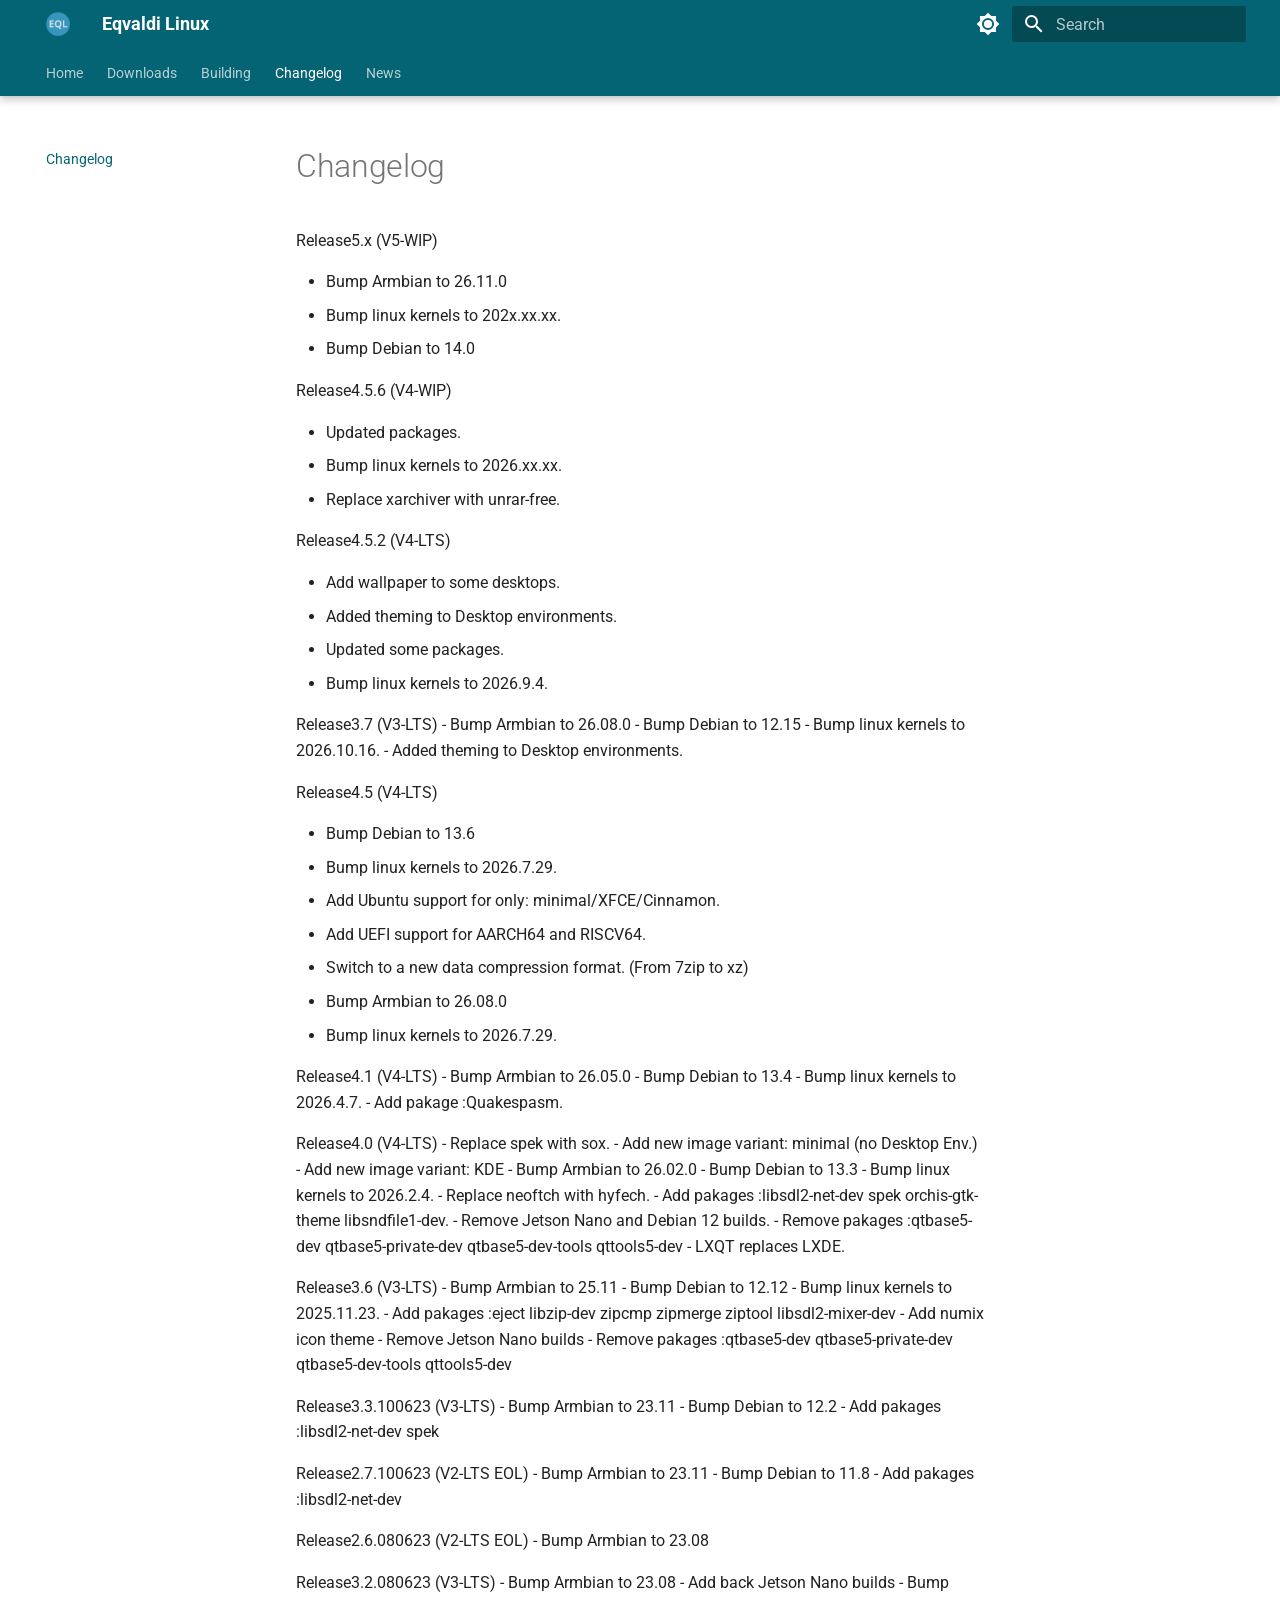
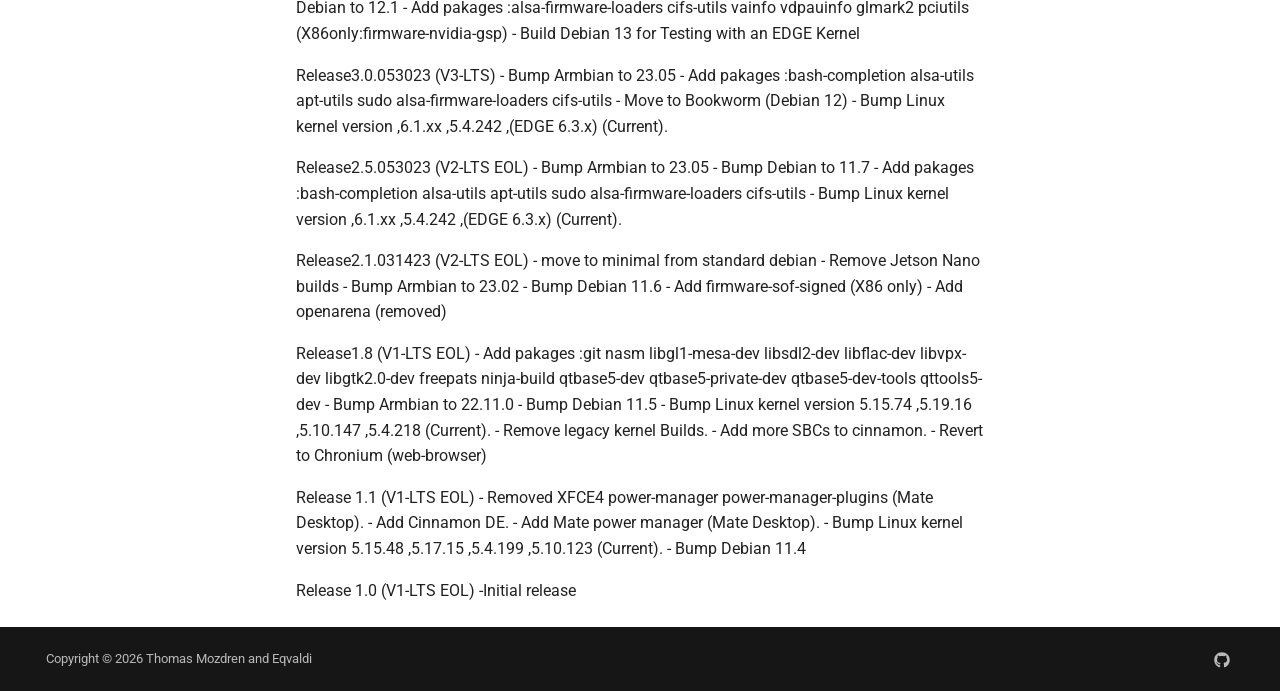
<file: changelog/index.html>
<!doctype html>
<html lang="en" class="no-js">
  <head>
    
      <meta charset="utf-8">
      <meta name="viewport" content="width=device-width,initial-scale=1">
      
        <meta name="description" content="A minimal, Debian-based Linux distribution built on Armbian — optimized for performance across x86 and ARM platforms.">
      
      
        <meta name="author" content="Thomas Mozdren">
      
      
        <link rel="canonical" href="https://eqvaldi.github.io/changelog/">
      
      
        <link rel="prev" href="../building/build-server/">
      
      
        <link rel="next" href="../news/">
      
      
        
      
      
      <link rel="icon" href="../assets/logo.png">
      <meta name="generator" content="mkdocs-1.6.1, mkdocs-material-9.8.2">
    
    
      
        <title>Changelog - Eqvaldi Linux</title>
      
    
    
      <link rel="stylesheet" href="../assets/stylesheets/main.57a0d79d.min.css">
      
        
        <link rel="stylesheet" href="../assets/stylesheets/palette.fb2fffe2.min.css">
      
      


    
    
      
    
    
      
        
        
        <link rel="preconnect" href="https://fonts.gstatic.com" crossorigin>
        <link rel="stylesheet" href="https://fonts.googleapis.com/css?family=Roboto:300,300i,400,400i,700,700i%7CRoboto+Mono:400,400i,700,700i&display=fallback">
        <style>:root{--md-text-font:"Roboto";--md-code-font:"Roboto Mono"}</style>
      
    
    
      <link rel="stylesheet" href="../stylesheets/colors.css">
    
      <link rel="stylesheet" href="../stylesheets/extra.css">
    
    <script>__md_scope=new URL("..",location),__md_hash=e=>[...e].reduce(((e,_)=>(e<<5)-e+_.charCodeAt(0)),0),__md_get=(e,_=localStorage,t=__md_scope)=>JSON.parse(_.getItem(t.pathname+"."+e)),__md_set=(e,_,t=localStorage,a=__md_scope)=>{try{t.setItem(a.pathname+"."+e,JSON.stringify(_))}catch(e){}}</script>
    
      

    
    
  </head>
  
  
    
    
      
    
    
    
    
    <body dir="ltr" data-md-color-scheme="slate" data-md-color-primary="custom" data-md-color-accent="custom">
  
    
    <input class="md-toggle" data-md-toggle="drawer" type="checkbox" id="__drawer" autocomplete="off">
    <input class="md-toggle" data-md-toggle="search" type="checkbox" id="__search" autocomplete="off">
    <label class="md-overlay" for="__drawer"></label>
    <div data-md-component="skip">
      
    </div>
    <div data-md-component="announce">
      
    </div>
    
    
      

  

<header class="md-header md-header--shadow md-header--lifted" data-md-component="header">
  <nav class="md-header__inner md-grid" aria-label="Header">
    <a href=".." title="Eqvaldi Linux" class="md-header__button md-logo" aria-label="Eqvaldi Linux" data-md-component="logo">
      
  <img src="../assets/logo.png" alt="logo">

    </a>
    <label class="md-header__button md-icon" for="__drawer">
      
      <svg xmlns="http://www.w3.org/2000/svg" viewBox="0 0 24 24"><path d="M3 6h18v2H3zm0 5h18v2H3zm0 5h18v2H3z"/></svg>
    </label>
    <div class="md-header__title" data-md-component="header-title">
      <div class="md-header__ellipsis">
        <div class="md-header__topic">
          <span class="md-ellipsis">
            Eqvaldi Linux
          </span>
        </div>
        <div class="md-header__topic" data-md-component="header-topic">
          <span class="md-ellipsis">
            
              Changelog
            
          </span>
        </div>
      </div>
    </div>
    
      
        <form class="md-header__option" data-md-component="palette">
  
    
    
    
    <input class="md-option" data-md-color-media="(prefers-color-scheme: dark)" data-md-color-scheme="slate" data-md-color-primary="custom" data-md-color-accent="custom"  aria-label="Switch to light mode"  type="radio" name="__palette" id="__palette_0">
    
      <label class="md-header__button md-icon" title="Switch to light mode" for="__palette_1" hidden>
        <svg xmlns="http://www.w3.org/2000/svg" viewBox="0 0 24 24"><path d="M12 18c-.89 0-1.74-.2-2.5-.55C11.56 16.5 13 14.42 13 12s-1.44-4.5-3.5-5.45C10.26 6.2 11.11 6 12 6a6 6 0 0 1 6 6 6 6 0 0 1-6 6m8-9.31V4h-4.69L12 .69 8.69 4H4v4.69L.69 12 4 15.31V20h4.69L12 23.31 15.31 20H20v-4.69L23.31 12z"/></svg>
      </label>
    
  
    
    
    
    <input class="md-option" data-md-color-media="(prefers-color-scheme: light)" data-md-color-scheme="default" data-md-color-primary="custom" data-md-color-accent="custom"  aria-label="Switch to dark mode"  type="radio" name="__palette" id="__palette_1">
    
      <label class="md-header__button md-icon" title="Switch to dark mode" for="__palette_0" hidden>
        <svg xmlns="http://www.w3.org/2000/svg" viewBox="0 0 24 24"><path d="M12 8a4 4 0 0 0-4 4 4 4 0 0 0 4 4 4 4 0 0 0 4-4 4 4 0 0 0-4-4m0 10a6 6 0 0 1-6-6 6 6 0 0 1 6-6 6 6 0 0 1 6 6 6 6 0 0 1-6 6m8-9.31V4h-4.69L12 .69 8.69 4H4v4.69L.69 12 4 15.31V20h4.69L12 23.31 15.31 20H20v-4.69L23.31 12z"/></svg>
      </label>
    
  
</form>
      
    
    
      <script>var palette=__md_get("__palette");if(palette&&palette.color){if("(prefers-color-scheme)"===palette.color.media){var media=matchMedia("(prefers-color-scheme: light)"),input=document.querySelector(media.matches?"[data-md-color-media='(prefers-color-scheme: light)']":"[data-md-color-media='(prefers-color-scheme: dark)']");palette.color.media=input.getAttribute("data-md-color-media"),palette.color.scheme=input.getAttribute("data-md-color-scheme"),palette.color.primary=input.getAttribute("data-md-color-primary"),palette.color.accent=input.getAttribute("data-md-color-accent")}for(var[key,value]of Object.entries(palette.color))document.body.setAttribute("data-md-color-"+key,value)}</script>
    
    
    
      
      
        <label class="md-header__button md-icon" for="__search">
          
          <svg xmlns="http://www.w3.org/2000/svg" viewBox="0 0 24 24"><path d="M9.5 3A6.5 6.5 0 0 1 16 9.5c0 1.61-.59 3.09-1.56 4.23l.27.27h.79l5 5-1.5 1.5-5-5v-.79l-.27-.27A6.52 6.52 0 0 1 9.5 16 6.5 6.5 0 0 1 3 9.5 6.5 6.5 0 0 1 9.5 3m0 2C7 5 5 7 5 9.5S7 14 9.5 14 14 12 14 9.5 12 5 9.5 5"/></svg>
        </label>
        <div class="md-search" data-md-component="search" role="dialog">
  <label class="md-search__overlay" for="__search"></label>
  <div class="md-search__inner" role="search">
    <form class="md-search__form" name="search">
      <input type="text" class="md-search__input" name="query" aria-label="Search" placeholder="Search" autocapitalize="off" autocorrect="off" autocomplete="off" spellcheck="false" data-md-component="search-query" required>
      <label class="md-search__icon md-icon" for="__search">
        
        <svg xmlns="http://www.w3.org/2000/svg" viewBox="0 0 24 24"><path d="M9.5 3A6.5 6.5 0 0 1 16 9.5c0 1.61-.59 3.09-1.56 4.23l.27.27h.79l5 5-1.5 1.5-5-5v-.79l-.27-.27A6.52 6.52 0 0 1 9.5 16 6.5 6.5 0 0 1 3 9.5 6.5 6.5 0 0 1 9.5 3m0 2C7 5 5 7 5 9.5S7 14 9.5 14 14 12 14 9.5 12 5 9.5 5"/></svg>
        
        <svg xmlns="http://www.w3.org/2000/svg" viewBox="0 0 24 24"><path d="M20 11v2H8l5.5 5.5-1.42 1.42L4.16 12l7.92-7.92L13.5 5.5 8 11z"/></svg>
      </label>
      <nav class="md-search__options" aria-label="Search">
        
        <button type="reset" class="md-search__icon md-icon" title="Clear" aria-label="Clear" tabindex="-1">
          
          <svg xmlns="http://www.w3.org/2000/svg" viewBox="0 0 24 24"><path d="M19 6.41 17.59 5 12 10.59 6.41 5 5 6.41 10.59 12 5 17.59 6.41 19 12 13.41 17.59 19 19 17.59 13.41 12z"/></svg>
        </button>
      </nav>
      
        <div class="md-search__suggest" data-md-component="search-suggest"></div>
      
    </form>
    <div class="md-search__output">
      <div class="md-search__scrollwrap" tabindex="0" data-md-scrollfix>
        <div class="md-search-result" data-md-component="search-result">
          <div class="md-search-result__meta">
            Initializing search
          </div>
          <ol class="md-search-result__list" role="presentation"></ol>
        </div>
      </div>
    </div>
  </div>
</div>
      
    
    
  </nav>
  
    
      
<nav class="md-tabs" aria-label="Tabs" data-md-component="tabs">
  <div class="md-grid">
    <ul class="md-tabs__list">
      
        
  
  
  
  
    <li class="md-tabs__item">
      <a href=".." class="md-tabs__link">
        
  
  
    
  
  Home

      </a>
    </li>
  

      
        
  
  
  
  
    <li class="md-tabs__item">
      <a href="../downloads/" class="md-tabs__link">
        
  
  
    
  
  Downloads

      </a>
    </li>
  

      
        
  
  
  
  
    
    
      <li class="md-tabs__item">
        <a href="../building/" class="md-tabs__link">
          
  
  
  Building

        </a>
      </li>
    
  

      
        
  
  
  
    
  
  
    <li class="md-tabs__item md-tabs__item--active">
      <a href="./" class="md-tabs__link">
        
  
  
    
  
  Changelog

      </a>
    </li>
  

      
        
  
  
  
  
    <li class="md-tabs__item">
      <a href="../news/" class="md-tabs__link">
        
  
  
    
  
  News

      </a>
    </li>
  

      
    </ul>
  </div>
</nav>
    
  
</header>
    
    <div class="md-container" data-md-component="container">
      
      
        
      
      <main class="md-main" data-md-component="main">
        <div class="md-main__inner md-grid">
          
            
              
              <div class="md-sidebar md-sidebar--primary" data-md-component="sidebar" data-md-type="navigation" >
                <div class="md-sidebar__scrollwrap">
                  <div class="md-sidebar__inner">
                    


  


<nav class="md-nav md-nav--primary md-nav--lifted" aria-label="Navigation" data-md-level="0">
  <label class="md-nav__title" for="__drawer">
    <a href=".." title="Eqvaldi Linux" class="md-nav__button md-logo" aria-label="Eqvaldi Linux" data-md-component="logo">
      
  <img src="../assets/logo.png" alt="logo">

    </a>
    Eqvaldi Linux
  </label>
  
  <ul class="md-nav__list" data-md-scrollfix>
    
      
      
  
  
  
  
    <li class="md-nav__item">
      <a href=".." class="md-nav__link">
        
  
  
  <span class="md-ellipsis">
    
  
    Home
  

    
  </span>
  
  

      </a>
    </li>
  

    
      
      
  
  
  
  
    <li class="md-nav__item">
      <a href="../downloads/" class="md-nav__link">
        
  
  
  <span class="md-ellipsis">
    
  
    Downloads
  

    
  </span>
  
  

      </a>
    </li>
  

    
      
      
  
  
  
  
    
    
    
    
      
      
        
      
    
    
    <li class="md-nav__item md-nav__item--nested">
      
        
        
        <input class="md-nav__toggle md-toggle " type="checkbox" id="__nav_3" >
        
          
          <label class="md-nav__link" for="__nav_3" id="__nav_3_label" tabindex="0">
            
  
  
  <span class="md-ellipsis">
    
  
    Building
  

    
  </span>
  
  

            <span class="md-nav__icon md-icon"></span>
          </label>
        
        <nav class="md-nav" data-md-level="1" aria-labelledby="__nav_3_label" aria-expanded="false">
          <label class="md-nav__title" for="__nav_3">
            <span class="md-nav__icon md-icon"></span>
            
  
    Building
  

          </label>
          <ul class="md-nav__list" data-md-scrollfix>
            
              
                
  
  
  
  
    <li class="md-nav__item">
      <a href="../building/" class="md-nav__link">
        
  
  
  <span class="md-ellipsis">
    
  
    Overview
  

    
  </span>
  
  

      </a>
    </li>
  

              
            
              
                
  
  
  
  
    <li class="md-nav__item">
      <a href="../building/install-scripts/" class="md-nav__link">
        
  
  
  <span class="md-ellipsis">
    
  
    Install Scripts
  

    
  </span>
  
  

      </a>
    </li>
  

              
            
              
                
  
  
  
  
    <li class="md-nav__item">
      <a href="../building/build-server/" class="md-nav__link">
        
  
  
  <span class="md-ellipsis">
    
  
    Build Server
  

    
  </span>
  
  

      </a>
    </li>
  

              
            
          </ul>
        </nav>
      
    </li>
  

    
      
      
  
  
    
  
  
  
    <li class="md-nav__item md-nav__item--active">
      
      <input class="md-nav__toggle md-toggle" type="checkbox" id="__toc">
      
      
      
      <a href="./" class="md-nav__link md-nav__link--active">
        
  
  
  <span class="md-ellipsis">
    
  
    Changelog
  

    
  </span>
  
  

      </a>
      
    </li>
  

    
      
      
  
  
  
  
    <li class="md-nav__item">
      <a href="../news/" class="md-nav__link">
        
  
  
  <span class="md-ellipsis">
    
  
    News
  

    
  </span>
  
  

      </a>
    </li>
  

    
  </ul>
</nav>
                  </div>
                </div>
              </div>
            
            
              
              <div class="md-sidebar md-sidebar--secondary" data-md-component="sidebar" data-md-type="toc" >
                <div class="md-sidebar__scrollwrap">
                  <div class="md-sidebar__inner">
                    

<nav class="md-nav md-nav--secondary" aria-label="Table of contents">
  
  
  
  
</nav>
                  </div>
                </div>
              </div>
            
          
          
            <div class="md-content" data-md-component="content">
              
              <article class="md-content__inner md-typeset">
                
                  



  <h1>Changelog</h1>

<p>Release5.x (V5-WIP)</p>
<ul>
<li>Bump Armbian to 26.11.0</li>
<li>Bump linux kernels to 202x.xx.xx.</li>
<li>Bump Debian to 14.0</li>
</ul>
<p>Release4.5.6 (V4-WIP)</p>
<ul>
<li>Updated packages.</li>
<li>Bump linux kernels to 2026.xx.xx.</li>
<li>Replace xarchiver with unrar-free.</li>
</ul>
<p>Release4.5.2 (V4-LTS)</p>
<ul>
<li>Add wallpaper to some desktops.</li>
<li>Added theming to Desktop environments.</li>
<li>Updated some packages.</li>
<li>Bump linux kernels to 2026.9.4.</li>
</ul>
<p>Release3.7 (V3-LTS)
- Bump Armbian to 26.08.0
- Bump Debian to 12.15
- Bump linux kernels to 2026.10.16.
- Added theming to Desktop environments.</p>
<p>Release4.5 (V4-LTS)</p>
<ul>
<li>Bump Debian to 13.6</li>
<li>Bump linux kernels to 2026.7.29.</li>
<li>Add Ubuntu support for only: minimal/XFCE/Cinnamon.</li>
<li>Add UEFI support for AARCH64 and RISCV64.</li>
<li>Switch to a new data compression format. (From 7zip to xz)</li>
<li>Bump Armbian to 26.08.0</li>
<li>Bump linux kernels to 2026.7.29.</li>
</ul>
<p>Release4.1 (V4-LTS)
- Bump Armbian to 26.05.0
- Bump Debian to 13.4
- Bump linux kernels to 2026.4.7.
- Add pakage :Quakespasm.</p>
<p>Release4.0 (V4-LTS)
- Replace spek with sox.
- Add new image variant: minimal (no Desktop Env.)
- Add new image variant: KDE
- Bump Armbian to 26.02.0
- Bump Debian to 13.3
- Bump linux kernels to 2026.2.4.
- Replace neoftch with hyfech.
- Add pakages :libsdl2-net-dev spek orchis-gtk-theme libsndfile1-dev.
- Remove Jetson Nano and Debian 12 builds.
- Remove pakages :qtbase5-dev qtbase5-private-dev qtbase5-dev-tools qttools5-dev
- LXQT replaces LXDE.</p>
<p>Release3.6 (V3-LTS)
- Bump Armbian to 25.11
- Bump Debian to 12.12
- Bump linux kernels to 2025.11.23.
- Add pakages :eject libzip-dev zipcmp zipmerge ziptool libsdl2-mixer-dev
- Add numix icon theme
- Remove Jetson Nano builds 
- Remove pakages :qtbase5-dev qtbase5-private-dev qtbase5-dev-tools qttools5-dev</p>
<p>Release3.3.100623 (V3-LTS)
- Bump Armbian to 23.11
- Bump Debian to 12.2
- Add pakages :libsdl2-net-dev spek</p>
<p>Release2.7.100623 (V2-LTS EOL)
- Bump Armbian to 23.11
- Bump Debian to 11.8
- Add pakages :libsdl2-net-dev</p>
<p>Release2.6.080623 (V2-LTS EOL)
- Bump Armbian to 23.08</p>
<p>Release3.2.080623 (V3-LTS)
- Bump Armbian to 23.08
- Add back Jetson Nano builds
- Bump Debian to 12.1
- Add pakages :alsa-firmware-loaders cifs-utils vainfo vdpauinfo glmark2 pciutils (X86only:firmware-nvidia-gsp)
- Build Debian 13 for Testing with an EDGE Kernel </p>
<p>Release3.0.053023 (V3-LTS)
- Bump Armbian to 23.05
- Add pakages :bash-completion alsa-utils apt-utils sudo alsa-firmware-loaders cifs-utils
- Move to Bookworm (Debian 12)
- Bump Linux kernel version ,6.1.xx ,5.4.242 ,(EDGE 6.3.x) (Current).</p>
<p>Release2.5.053023 (V2-LTS EOL)
- Bump Armbian to 23.05
- Bump Debian to 11.7
- Add pakages :bash-completion alsa-utils apt-utils sudo alsa-firmware-loaders cifs-utils
- Bump Linux kernel version ,6.1.xx ,5.4.242 ,(EDGE 6.3.x) (Current).</p>
<p>Release2.1.031423 (V2-LTS EOL)
- move to minimal from standard debian
- Remove Jetson Nano builds 
- Bump Armbian to 23.02
- Bump Debian 11.6
- Add firmware-sof-signed (X86 only)
- Add openarena (removed)</p>
<p>Release1.8 (V1-LTS EOL)
- Add pakages :git nasm libgl1-mesa-dev libsdl2-dev libflac-dev libvpx-dev libgtk2.0-dev freepats ninja-build qtbase5-dev qtbase5-private-dev qtbase5-dev-tools qttools5-dev 
- Bump Armbian to 22.11.0
- Bump Debian 11.5
- Bump Linux kernel version 5.15.74 ,5.19.16 ,5.10.147 ,5.4.218 (Current).
- Remove legacy kernel Builds.
- Add more SBCs to cinnamon.
- Revert to Chronium (web-browser)</p>
<p>Release 1.1 (V1-LTS EOL)
- Removed XFCE4 power-manager power-manager-plugins (Mate Desktop).
- Add Cinnamon DE.
- Add Mate power manager (Mate Desktop).
- Bump Linux kernel version 5.15.48 ,5.17.15 ,5.4.199 ,5.10.123 (Current).
- Bump Debian 11.4</p>
<p>Release 1.0 (V1-LTS EOL)
-Initial release</p>












                
              </article>
            </div>
          
          
  <script>var tabs=__md_get("__tabs");if(Array.isArray(tabs))e:for(var set of document.querySelectorAll(".tabbed-set")){var labels=set.querySelector(".tabbed-labels");for(var tab of tabs)for(var label of labels.getElementsByTagName("label"))if(label.innerText.trim()===tab){var input=document.getElementById(label.htmlFor);input.checked=!0;continue e}}</script>

<script>var target=document.getElementById(location.hash.slice(1));target&&target.name&&(target.checked=target.name.startsWith("__tabbed_"))</script>
        </div>
        
          <button type="button" class="md-top md-icon" data-md-component="top" hidden>
  
  <svg xmlns="http://www.w3.org/2000/svg" viewBox="0 0 24 24"><path d="M13 20h-2V8l-5.5 5.5-1.42-1.42L12 4.16l7.92 7.92-1.42 1.42L13 8z"/></svg>
  Back to top
</button>
        
      </main>
      
        <footer class="md-footer">
  
  <div class="md-footer-meta md-typeset">
    <div class="md-footer-meta__inner md-grid">
      <div class="md-copyright">
  
    <div class="md-copyright__highlight">
      Copyright &copy; 2026 Thomas Mozdren and Eqvaldi
    </div>
  
  
</div>
      
        
<div class="md-social">
  
    
    
    
    
    <a href="https://github.com/Eqvaldi" target="_blank" rel="noopener" title="Eqvaldi on GitHub" class="md-social__link">
      <svg xmlns="http://www.w3.org/2000/svg" viewBox="0 0 512 512"><!--! Font Awesome Free 7.1.0 by @fontawesome - https://fontawesome.com License - https://fontawesome.com/license/free (Icons: CC BY 4.0, Fonts: SIL OFL 1.1, Code: MIT License) Copyright 2025 Fonticons, Inc.--><path d="M173.9 397.4c0 2-2.3 3.6-5.2 3.6-3.3.3-5.6-1.3-5.6-3.6 0-2 2.3-3.6 5.2-3.6 3-.3 5.6 1.3 5.6 3.6m-31.1-4.5c-.7 2 1.3 4.3 4.3 4.9 2.6 1 5.6 0 6.2-2s-1.3-4.3-4.3-5.2c-2.6-.7-5.5.3-6.2 2.3m44.2-1.7c-2.9.7-4.9 2.6-4.6 4.9.3 2 2.9 3.3 5.9 2.6 2.9-.7 4.9-2.6 4.6-4.6-.3-1.9-3-3.2-5.9-2.9M252.8 8C114.1 8 8 113.3 8 252c0 110.9 69.8 205.8 169.5 239.2 12.8 2.3 17.3-5.6 17.3-12.1 0-6.2-.3-40.4-.3-61.4 0 0-70 15-84.7-29.8 0 0-11.4-29.1-27.8-36.6 0 0-22.9-15.7 1.6-15.4 0 0 24.9 2 38.6 25.8 21.9 38.6 58.6 27.5 72.9 20.9 2.3-16 8.8-27.1 16-33.7-55.9-6.2-112.3-14.3-112.3-110.5 0-27.5 7.6-41.3 23.6-58.9-2.6-6.5-11.1-33.3 2.6-67.9 20.9-6.5 69 27 69 27 20-5.6 41.5-8.5 62.8-8.5s42.8 2.9 62.8 8.5c0 0 48.1-33.6 69-27 13.7 34.7 5.2 61.4 2.6 67.9 16 17.7 25.8 31.5 25.8 58.9 0 96.5-58.9 104.2-114.8 110.5 9.2 7.9 17 22.9 17 46.4 0 33.7-.3 75.4-.3 83.6 0 6.5 4.6 14.4 17.3 12.1C436.2 457.8 504 362.9 504 252 504 113.3 391.5 8 252.8 8M105.2 352.9c-1.3 1-1 3.3.7 5.2 1.6 1.6 3.9 2.3 5.2 1 1.3-1 1-3.3-.7-5.2-1.6-1.6-3.9-2.3-5.2-1m-10.8-8.1c-.7 1.3.3 2.9 2.3 3.9 1.6 1 3.6.7 4.3-.7.7-1.3-.3-2.9-2.3-3.9-2-.6-3.6-.3-4.3.7m32.4 35.6c-1.6 1.3-1 4.3 1.3 6.2 2.3 2.3 5.2 2.6 6.5 1 1.3-1.3.7-4.3-1.3-6.2-2.2-2.3-5.2-2.6-6.5-1m-11.4-14.7c-1.6 1-1.6 3.6 0 5.9s4.3 3.3 5.6 2.3c1.6-1.3 1.6-3.9 0-6.2-1.4-2.3-4-3.3-5.6-2"/></svg>
    </a>
  
</div>
      
    </div>
  </div>
</footer>
      
    </div>
    <div class="md-dialog" data-md-component="dialog">
      <div class="md-dialog__inner md-typeset"></div>
    </div>
    
    
    
      
      
      <script id="__config" type="application/json">{"annotate": null, "base": "..", "features": ["navigation.tabs", "navigation.tabs.sticky", "navigation.instant", "navigation.top", "navigation.sections", "search.suggest", "search.highlight", "content.code.copy", "content.tabs.link"], "search": "../assets/javascripts/workers/search.a7633da7.min.js", "tags": null, "translations": {"clipboard.copied": "Copied to clipboard", "clipboard.copy": "Copy to clipboard", "search.result.more.one": "1 more on this page", "search.result.more.other": "# more on this page", "search.result.none": "No matching documents", "search.result.one": "1 matching document", "search.result.other": "# matching documents", "search.result.placeholder": "Type to start searching", "search.result.term.missing": "Missing", "select.version": "Select version"}, "version": null}</script>
    
    
      <script src="../assets/javascripts/bundle.a5f9d56c.min.js"></script>
      
    
  </body>
</html>
</file>
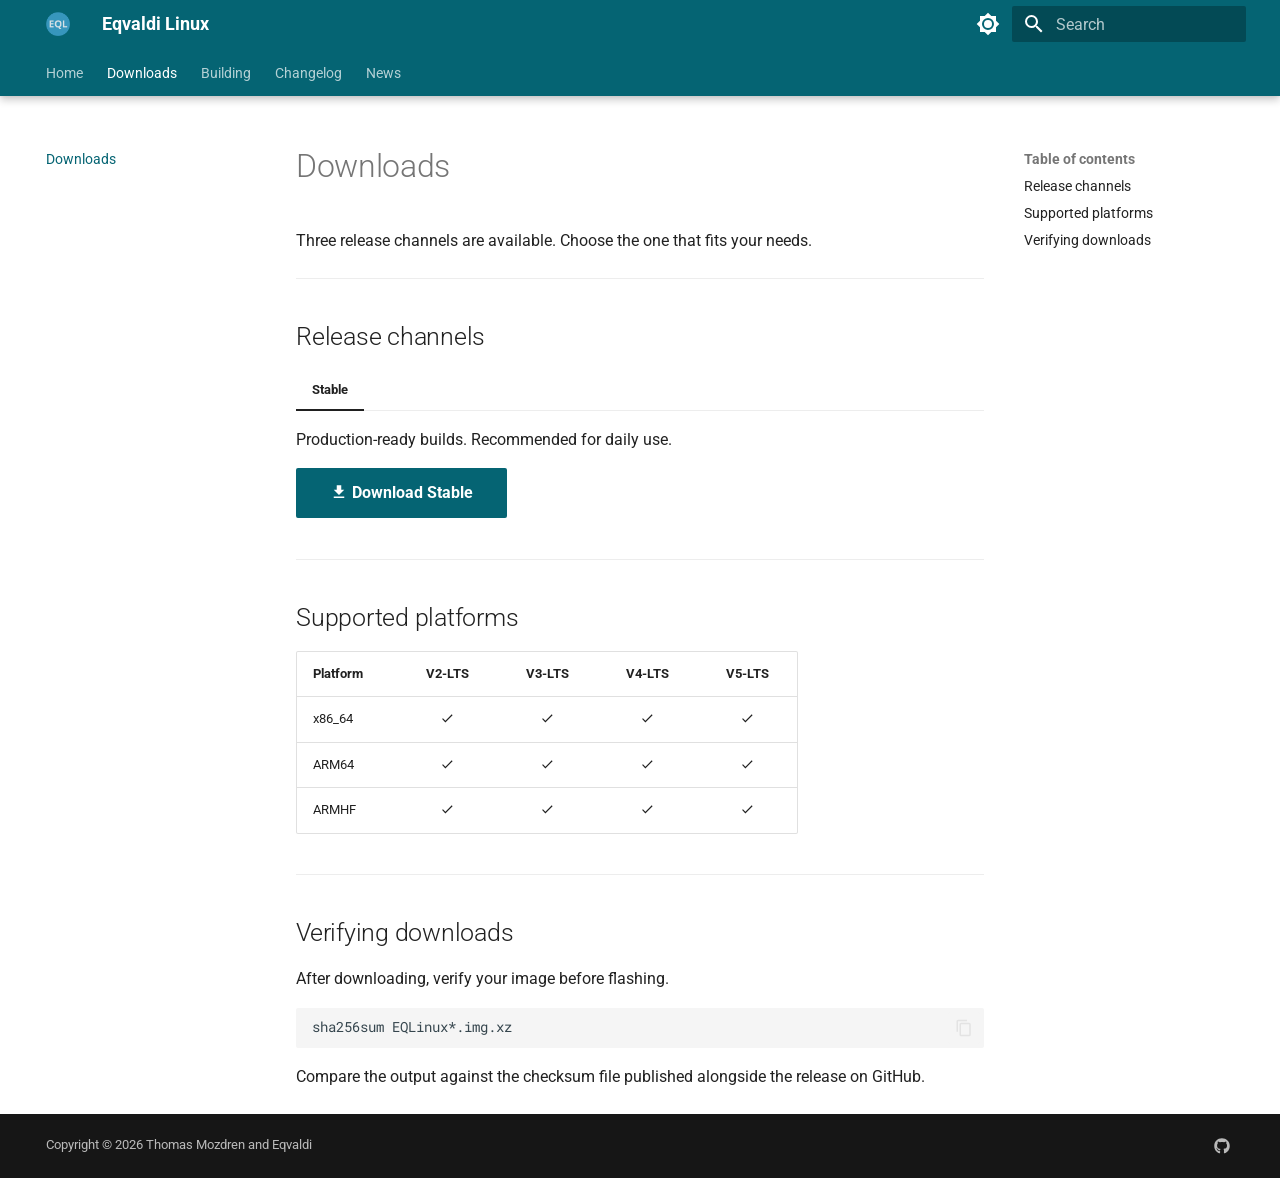
<file: downloads/index.html>
<!doctype html>
<html lang="en" class="no-js">
  <head>
    
      <meta charset="utf-8">
      <meta name="viewport" content="width=device-width,initial-scale=1">
      
        <meta name="description" content="A minimal, Debian-based Linux distribution built on Armbian — optimized for performance across x86 and ARM platforms.">
      
      
        <meta name="author" content="Thomas Mozdren">
      
      
        <link rel="canonical" href="https://eqvaldi.github.io/downloads/">
      
      
        <link rel="prev" href="..">
      
      
        <link rel="next" href="../building/">
      
      
        
      
      
      <link rel="icon" href="../assets/logo.png">
      <meta name="generator" content="mkdocs-1.6.1, mkdocs-material-9.8.2">
    
    
      
        <title>Downloads - Eqvaldi Linux</title>
      
    
    
      <link rel="stylesheet" href="../assets/stylesheets/main.57a0d79d.min.css">
      
        
        <link rel="stylesheet" href="../assets/stylesheets/palette.fb2fffe2.min.css">
      
      


    
    
      
    
    
      
        
        
        <link rel="preconnect" href="https://fonts.gstatic.com" crossorigin>
        <link rel="stylesheet" href="https://fonts.googleapis.com/css?family=Roboto:300,300i,400,400i,700,700i%7CRoboto+Mono:400,400i,700,700i&display=fallback">
        <style>:root{--md-text-font:"Roboto";--md-code-font:"Roboto Mono"}</style>
      
    
    
      <link rel="stylesheet" href="../stylesheets/colors.css">
    
      <link rel="stylesheet" href="../stylesheets/extra.css">
    
    <script>__md_scope=new URL("..",location),__md_hash=e=>[...e].reduce(((e,_)=>(e<<5)-e+_.charCodeAt(0)),0),__md_get=(e,_=localStorage,t=__md_scope)=>JSON.parse(_.getItem(t.pathname+"."+e)),__md_set=(e,_,t=localStorage,a=__md_scope)=>{try{t.setItem(a.pathname+"."+e,JSON.stringify(_))}catch(e){}}</script>
    
      

    
    
  </head>
  
  
    
    
      
    
    
    
    
    <body dir="ltr" data-md-color-scheme="slate" data-md-color-primary="custom" data-md-color-accent="custom">
  
    
    <input class="md-toggle" data-md-toggle="drawer" type="checkbox" id="__drawer" autocomplete="off">
    <input class="md-toggle" data-md-toggle="search" type="checkbox" id="__search" autocomplete="off">
    <label class="md-overlay" for="__drawer"></label>
    <div data-md-component="skip">
      
        
        <a href="#downloads" class="md-skip">
          Skip to content
        </a>
      
    </div>
    <div data-md-component="announce">
      
    </div>
    
    
      

  

<header class="md-header md-header--shadow md-header--lifted" data-md-component="header">
  <nav class="md-header__inner md-grid" aria-label="Header">
    <a href=".." title="Eqvaldi Linux" class="md-header__button md-logo" aria-label="Eqvaldi Linux" data-md-component="logo">
      
  <img src="../assets/logo.png" alt="logo">

    </a>
    <label class="md-header__button md-icon" for="__drawer">
      
      <svg xmlns="http://www.w3.org/2000/svg" viewBox="0 0 24 24"><path d="M3 6h18v2H3zm0 5h18v2H3zm0 5h18v2H3z"/></svg>
    </label>
    <div class="md-header__title" data-md-component="header-title">
      <div class="md-header__ellipsis">
        <div class="md-header__topic">
          <span class="md-ellipsis">
            Eqvaldi Linux
          </span>
        </div>
        <div class="md-header__topic" data-md-component="header-topic">
          <span class="md-ellipsis">
            
              Downloads
            
          </span>
        </div>
      </div>
    </div>
    
      
        <form class="md-header__option" data-md-component="palette">
  
    
    
    
    <input class="md-option" data-md-color-media="(prefers-color-scheme: dark)" data-md-color-scheme="slate" data-md-color-primary="custom" data-md-color-accent="custom"  aria-label="Switch to light mode"  type="radio" name="__palette" id="__palette_0">
    
      <label class="md-header__button md-icon" title="Switch to light mode" for="__palette_1" hidden>
        <svg xmlns="http://www.w3.org/2000/svg" viewBox="0 0 24 24"><path d="M12 18c-.89 0-1.74-.2-2.5-.55C11.56 16.5 13 14.42 13 12s-1.44-4.5-3.5-5.45C10.26 6.2 11.11 6 12 6a6 6 0 0 1 6 6 6 6 0 0 1-6 6m8-9.31V4h-4.69L12 .69 8.69 4H4v4.69L.69 12 4 15.31V20h4.69L12 23.31 15.31 20H20v-4.69L23.31 12z"/></svg>
      </label>
    
  
    
    
    
    <input class="md-option" data-md-color-media="(prefers-color-scheme: light)" data-md-color-scheme="default" data-md-color-primary="custom" data-md-color-accent="custom"  aria-label="Switch to dark mode"  type="radio" name="__palette" id="__palette_1">
    
      <label class="md-header__button md-icon" title="Switch to dark mode" for="__palette_0" hidden>
        <svg xmlns="http://www.w3.org/2000/svg" viewBox="0 0 24 24"><path d="M12 8a4 4 0 0 0-4 4 4 4 0 0 0 4 4 4 4 0 0 0 4-4 4 4 0 0 0-4-4m0 10a6 6 0 0 1-6-6 6 6 0 0 1 6-6 6 6 0 0 1 6 6 6 6 0 0 1-6 6m8-9.31V4h-4.69L12 .69 8.69 4H4v4.69L.69 12 4 15.31V20h4.69L12 23.31 15.31 20H20v-4.69L23.31 12z"/></svg>
      </label>
    
  
</form>
      
    
    
      <script>var palette=__md_get("__palette");if(palette&&palette.color){if("(prefers-color-scheme)"===palette.color.media){var media=matchMedia("(prefers-color-scheme: light)"),input=document.querySelector(media.matches?"[data-md-color-media='(prefers-color-scheme: light)']":"[data-md-color-media='(prefers-color-scheme: dark)']");palette.color.media=input.getAttribute("data-md-color-media"),palette.color.scheme=input.getAttribute("data-md-color-scheme"),palette.color.primary=input.getAttribute("data-md-color-primary"),palette.color.accent=input.getAttribute("data-md-color-accent")}for(var[key,value]of Object.entries(palette.color))document.body.setAttribute("data-md-color-"+key,value)}</script>
    
    
    
      
      
        <label class="md-header__button md-icon" for="__search">
          
          <svg xmlns="http://www.w3.org/2000/svg" viewBox="0 0 24 24"><path d="M9.5 3A6.5 6.5 0 0 1 16 9.5c0 1.61-.59 3.09-1.56 4.23l.27.27h.79l5 5-1.5 1.5-5-5v-.79l-.27-.27A6.52 6.52 0 0 1 9.5 16 6.5 6.5 0 0 1 3 9.5 6.5 6.5 0 0 1 9.5 3m0 2C7 5 5 7 5 9.5S7 14 9.5 14 14 12 14 9.5 12 5 9.5 5"/></svg>
        </label>
        <div class="md-search" data-md-component="search" role="dialog">
  <label class="md-search__overlay" for="__search"></label>
  <div class="md-search__inner" role="search">
    <form class="md-search__form" name="search">
      <input type="text" class="md-search__input" name="query" aria-label="Search" placeholder="Search" autocapitalize="off" autocorrect="off" autocomplete="off" spellcheck="false" data-md-component="search-query" required>
      <label class="md-search__icon md-icon" for="__search">
        
        <svg xmlns="http://www.w3.org/2000/svg" viewBox="0 0 24 24"><path d="M9.5 3A6.5 6.5 0 0 1 16 9.5c0 1.61-.59 3.09-1.56 4.23l.27.27h.79l5 5-1.5 1.5-5-5v-.79l-.27-.27A6.52 6.52 0 0 1 9.5 16 6.5 6.5 0 0 1 3 9.5 6.5 6.5 0 0 1 9.5 3m0 2C7 5 5 7 5 9.5S7 14 9.5 14 14 12 14 9.5 12 5 9.5 5"/></svg>
        
        <svg xmlns="http://www.w3.org/2000/svg" viewBox="0 0 24 24"><path d="M20 11v2H8l5.5 5.5-1.42 1.42L4.16 12l7.92-7.92L13.5 5.5 8 11z"/></svg>
      </label>
      <nav class="md-search__options" aria-label="Search">
        
        <button type="reset" class="md-search__icon md-icon" title="Clear" aria-label="Clear" tabindex="-1">
          
          <svg xmlns="http://www.w3.org/2000/svg" viewBox="0 0 24 24"><path d="M19 6.41 17.59 5 12 10.59 6.41 5 5 6.41 10.59 12 5 17.59 6.41 19 12 13.41 17.59 19 19 17.59 13.41 12z"/></svg>
        </button>
      </nav>
      
        <div class="md-search__suggest" data-md-component="search-suggest"></div>
      
    </form>
    <div class="md-search__output">
      <div class="md-search__scrollwrap" tabindex="0" data-md-scrollfix>
        <div class="md-search-result" data-md-component="search-result">
          <div class="md-search-result__meta">
            Initializing search
          </div>
          <ol class="md-search-result__list" role="presentation"></ol>
        </div>
      </div>
    </div>
  </div>
</div>
      
    
    
  </nav>
  
    
      
<nav class="md-tabs" aria-label="Tabs" data-md-component="tabs">
  <div class="md-grid">
    <ul class="md-tabs__list">
      
        
  
  
  
  
    <li class="md-tabs__item">
      <a href=".." class="md-tabs__link">
        
  
  
    
  
  Home

      </a>
    </li>
  

      
        
  
  
  
    
  
  
    <li class="md-tabs__item md-tabs__item--active">
      <a href="./" class="md-tabs__link">
        
  
  
    
  
  Downloads

      </a>
    </li>
  

      
        
  
  
  
  
    
    
      <li class="md-tabs__item">
        <a href="../building/" class="md-tabs__link">
          
  
  
  Building

        </a>
      </li>
    
  

      
        
  
  
  
  
    <li class="md-tabs__item">
      <a href="../changelog/" class="md-tabs__link">
        
  
  
    
  
  Changelog

      </a>
    </li>
  

      
        
  
  
  
  
    <li class="md-tabs__item">
      <a href="../news/" class="md-tabs__link">
        
  
  
    
  
  News

      </a>
    </li>
  

      
    </ul>
  </div>
</nav>
    
  
</header>
    
    <div class="md-container" data-md-component="container">
      
      
        
      
      <main class="md-main" data-md-component="main">
        <div class="md-main__inner md-grid">
          
            
              
              <div class="md-sidebar md-sidebar--primary" data-md-component="sidebar" data-md-type="navigation" >
                <div class="md-sidebar__scrollwrap">
                  <div class="md-sidebar__inner">
                    


  


<nav class="md-nav md-nav--primary md-nav--lifted" aria-label="Navigation" data-md-level="0">
  <label class="md-nav__title" for="__drawer">
    <a href=".." title="Eqvaldi Linux" class="md-nav__button md-logo" aria-label="Eqvaldi Linux" data-md-component="logo">
      
  <img src="../assets/logo.png" alt="logo">

    </a>
    Eqvaldi Linux
  </label>
  
  <ul class="md-nav__list" data-md-scrollfix>
    
      
      
  
  
  
  
    <li class="md-nav__item">
      <a href=".." class="md-nav__link">
        
  
  
  <span class="md-ellipsis">
    
  
    Home
  

    
  </span>
  
  

      </a>
    </li>
  

    
      
      
  
  
    
  
  
  
    <li class="md-nav__item md-nav__item--active">
      
      <input class="md-nav__toggle md-toggle" type="checkbox" id="__toc">
      
      
        
      
      
        <label class="md-nav__link md-nav__link--active" for="__toc">
          
  
  
  <span class="md-ellipsis">
    
  
    Downloads
  

    
  </span>
  
  

          <span class="md-nav__icon md-icon"></span>
        </label>
      
      <a href="./" class="md-nav__link md-nav__link--active">
        
  
  
  <span class="md-ellipsis">
    
  
    Downloads
  

    
  </span>
  
  

      </a>
      
        

<nav class="md-nav md-nav--secondary" aria-label="Table of contents">
  
  
  
    
  
  
    <label class="md-nav__title" for="__toc">
      <span class="md-nav__icon md-icon"></span>
      Table of contents
    </label>
    <ul class="md-nav__list" data-md-component="toc" data-md-scrollfix>
      
        <li class="md-nav__item">
  <a href="#release-channels" class="md-nav__link">
    <span class="md-ellipsis">
      
        Release channels
      
    </span>
  </a>
  
</li>
      
        <li class="md-nav__item">
  <a href="#supported-platforms" class="md-nav__link">
    <span class="md-ellipsis">
      
        Supported platforms
      
    </span>
  </a>
  
</li>
      
        <li class="md-nav__item">
  <a href="#verifying-downloads" class="md-nav__link">
    <span class="md-ellipsis">
      
        Verifying downloads
      
    </span>
  </a>
  
</li>
      
    </ul>
  
</nav>
      
    </li>
  

    
      
      
  
  
  
  
    
    
    
    
      
      
        
      
    
    
    <li class="md-nav__item md-nav__item--nested">
      
        
        
        <input class="md-nav__toggle md-toggle " type="checkbox" id="__nav_3" >
        
          
          <label class="md-nav__link" for="__nav_3" id="__nav_3_label" tabindex="0">
            
  
  
  <span class="md-ellipsis">
    
  
    Building
  

    
  </span>
  
  

            <span class="md-nav__icon md-icon"></span>
          </label>
        
        <nav class="md-nav" data-md-level="1" aria-labelledby="__nav_3_label" aria-expanded="false">
          <label class="md-nav__title" for="__nav_3">
            <span class="md-nav__icon md-icon"></span>
            
  
    Building
  

          </label>
          <ul class="md-nav__list" data-md-scrollfix>
            
              
                
  
  
  
  
    <li class="md-nav__item">
      <a href="../building/" class="md-nav__link">
        
  
  
  <span class="md-ellipsis">
    
  
    Overview
  

    
  </span>
  
  

      </a>
    </li>
  

              
            
              
                
  
  
  
  
    <li class="md-nav__item">
      <a href="../building/install-scripts/" class="md-nav__link">
        
  
  
  <span class="md-ellipsis">
    
  
    Install Scripts
  

    
  </span>
  
  

      </a>
    </li>
  

              
            
              
                
  
  
  
  
    <li class="md-nav__item">
      <a href="../building/build-server/" class="md-nav__link">
        
  
  
  <span class="md-ellipsis">
    
  
    Build Server
  

    
  </span>
  
  

      </a>
    </li>
  

              
            
          </ul>
        </nav>
      
    </li>
  

    
      
      
  
  
  
  
    <li class="md-nav__item">
      <a href="../changelog/" class="md-nav__link">
        
  
  
  <span class="md-ellipsis">
    
  
    Changelog
  

    
  </span>
  
  

      </a>
    </li>
  

    
      
      
  
  
  
  
    <li class="md-nav__item">
      <a href="../news/" class="md-nav__link">
        
  
  
  <span class="md-ellipsis">
    
  
    News
  

    
  </span>
  
  

      </a>
    </li>
  

    
  </ul>
</nav>
                  </div>
                </div>
              </div>
            
            
              
              <div class="md-sidebar md-sidebar--secondary" data-md-component="sidebar" data-md-type="toc" >
                <div class="md-sidebar__scrollwrap">
                  <div class="md-sidebar__inner">
                    

<nav class="md-nav md-nav--secondary" aria-label="Table of contents">
  
  
  
    
  
  
    <label class="md-nav__title" for="__toc">
      <span class="md-nav__icon md-icon"></span>
      Table of contents
    </label>
    <ul class="md-nav__list" data-md-component="toc" data-md-scrollfix>
      
        <li class="md-nav__item">
  <a href="#release-channels" class="md-nav__link">
    <span class="md-ellipsis">
      
        Release channels
      
    </span>
  </a>
  
</li>
      
        <li class="md-nav__item">
  <a href="#supported-platforms" class="md-nav__link">
    <span class="md-ellipsis">
      
        Supported platforms
      
    </span>
  </a>
  
</li>
      
        <li class="md-nav__item">
  <a href="#verifying-downloads" class="md-nav__link">
    <span class="md-ellipsis">
      
        Verifying downloads
      
    </span>
  </a>
  
</li>
      
    </ul>
  
</nav>
                  </div>
                </div>
              </div>
            
          
          
            <div class="md-content" data-md-component="content">
              
              <article class="md-content__inner md-typeset">
                
                  



<h1 id="downloads">Downloads<a class="headerlink" href="#downloads" title="Permanent link">&para;</a></h1>
<p>Three release channels are available. Choose the one that fits your needs.</p>
<hr />
<h2 id="release-channels">Release channels<a class="headerlink" href="#release-channels" title="Permanent link">&para;</a></h2>
<div class="tabbed-set tabbed-alternate" data-tabs="1:1"><input checked="checked" id="__tabbed_1_1" name="__tabbed_1" type="radio" /><div class="tabbed-labels"><label for="__tabbed_1_1">Stable</label></div>
<div class="tabbed-content">
<div class="tabbed-block">
<p>Production-ready builds. Recommended for daily use.</p>
<p><a class="md-button md-button--primary" href="https://github.com/Eqvaldi/releases/releases"><span class="twemoji"><svg xmlns="http://www.w3.org/2000/svg" viewBox="0 0 24 24"><path d="M5 20h14v-2H5m14-9h-4V3H9v6H5l7 7z"/></svg></span> Download Stable</a></p>
</div>
</div>
</div>
<hr />
<h2 id="supported-platforms">Supported platforms<a class="headerlink" href="#supported-platforms" title="Permanent link">&para;</a></h2>
<table>
<thead>
<tr>
<th>Platform</th>
<th style="text-align: center;">V2-LTS</th>
<th style="text-align: center;">V3-LTS</th>
<th style="text-align: center;">V4-LTS</th>
<th style="text-align: center;">V5-LTS</th>
</tr>
</thead>
<tbody>
<tr>
<td>x86_64</td>
<td style="text-align: center;"><span class="twemoji"><svg xmlns="http://www.w3.org/2000/svg" viewBox="0 0 24 24"><path d="M21 7 9 19l-5.5-5.5 1.41-1.41L9 16.17 19.59 5.59z"/></svg></span></td>
<td style="text-align: center;"><span class="twemoji"><svg xmlns="http://www.w3.org/2000/svg" viewBox="0 0 24 24"><path d="M21 7 9 19l-5.5-5.5 1.41-1.41L9 16.17 19.59 5.59z"/></svg></span></td>
<td style="text-align: center;"><span class="twemoji"><svg xmlns="http://www.w3.org/2000/svg" viewBox="0 0 24 24"><path d="M21 7 9 19l-5.5-5.5 1.41-1.41L9 16.17 19.59 5.59z"/></svg></span></td>
<td style="text-align: center;"><span class="twemoji"><svg xmlns="http://www.w3.org/2000/svg" viewBox="0 0 24 24"><path d="M21 7 9 19l-5.5-5.5 1.41-1.41L9 16.17 19.59 5.59z"/></svg></span></td>
</tr>
<tr>
<td>ARM64</td>
<td style="text-align: center;"><span class="twemoji"><svg xmlns="http://www.w3.org/2000/svg" viewBox="0 0 24 24"><path d="M21 7 9 19l-5.5-5.5 1.41-1.41L9 16.17 19.59 5.59z"/></svg></span></td>
<td style="text-align: center;"><span class="twemoji"><svg xmlns="http://www.w3.org/2000/svg" viewBox="0 0 24 24"><path d="M21 7 9 19l-5.5-5.5 1.41-1.41L9 16.17 19.59 5.59z"/></svg></span></td>
<td style="text-align: center;"><span class="twemoji"><svg xmlns="http://www.w3.org/2000/svg" viewBox="0 0 24 24"><path d="M21 7 9 19l-5.5-5.5 1.41-1.41L9 16.17 19.59 5.59z"/></svg></span></td>
<td style="text-align: center;"><span class="twemoji"><svg xmlns="http://www.w3.org/2000/svg" viewBox="0 0 24 24"><path d="M21 7 9 19l-5.5-5.5 1.41-1.41L9 16.17 19.59 5.59z"/></svg></span></td>
</tr>
<tr>
<td>ARMHF</td>
<td style="text-align: center;"><span class="twemoji"><svg xmlns="http://www.w3.org/2000/svg" viewBox="0 0 24 24"><path d="M21 7 9 19l-5.5-5.5 1.41-1.41L9 16.17 19.59 5.59z"/></svg></span></td>
<td style="text-align: center;"><span class="twemoji"><svg xmlns="http://www.w3.org/2000/svg" viewBox="0 0 24 24"><path d="M21 7 9 19l-5.5-5.5 1.41-1.41L9 16.17 19.59 5.59z"/></svg></span></td>
<td style="text-align: center;"><span class="twemoji"><svg xmlns="http://www.w3.org/2000/svg" viewBox="0 0 24 24"><path d="M21 7 9 19l-5.5-5.5 1.41-1.41L9 16.17 19.59 5.59z"/></svg></span></td>
<td style="text-align: center;"><span class="twemoji"><svg xmlns="http://www.w3.org/2000/svg" viewBox="0 0 24 24"><path d="M21 7 9 19l-5.5-5.5 1.41-1.41L9 16.17 19.59 5.59z"/></svg></span></td>
</tr>
</tbody>
</table>
<hr />
<h2 id="verifying-downloads">Verifying downloads<a class="headerlink" href="#verifying-downloads" title="Permanent link">&para;</a></h2>
<p>After downloading, verify your image before flashing.</p>
<div class="highlight"><pre><span></span><code>sha256sum<span class="w"> </span>EQLinux*.img.xz
</code></pre></div>
<p>Compare the output against the checksum file published alongside the release on GitHub.</p>












                
              </article>
            </div>
          
          
  <script>var tabs=__md_get("__tabs");if(Array.isArray(tabs))e:for(var set of document.querySelectorAll(".tabbed-set")){var labels=set.querySelector(".tabbed-labels");for(var tab of tabs)for(var label of labels.getElementsByTagName("label"))if(label.innerText.trim()===tab){var input=document.getElementById(label.htmlFor);input.checked=!0;continue e}}</script>

<script>var target=document.getElementById(location.hash.slice(1));target&&target.name&&(target.checked=target.name.startsWith("__tabbed_"))</script>
        </div>
        
          <button type="button" class="md-top md-icon" data-md-component="top" hidden>
  
  <svg xmlns="http://www.w3.org/2000/svg" viewBox="0 0 24 24"><path d="M13 20h-2V8l-5.5 5.5-1.42-1.42L12 4.16l7.92 7.92-1.42 1.42L13 8z"/></svg>
  Back to top
</button>
        
      </main>
      
        <footer class="md-footer">
  
  <div class="md-footer-meta md-typeset">
    <div class="md-footer-meta__inner md-grid">
      <div class="md-copyright">
  
    <div class="md-copyright__highlight">
      Copyright &copy; 2026 Thomas Mozdren and Eqvaldi
    </div>
  
  
</div>
      
        
<div class="md-social">
  
    
    
    
    
    <a href="https://github.com/Eqvaldi" target="_blank" rel="noopener" title="Eqvaldi on GitHub" class="md-social__link">
      <svg xmlns="http://www.w3.org/2000/svg" viewBox="0 0 512 512"><!--! Font Awesome Free 7.1.0 by @fontawesome - https://fontawesome.com License - https://fontawesome.com/license/free (Icons: CC BY 4.0, Fonts: SIL OFL 1.1, Code: MIT License) Copyright 2025 Fonticons, Inc.--><path d="M173.9 397.4c0 2-2.3 3.6-5.2 3.6-3.3.3-5.6-1.3-5.6-3.6 0-2 2.3-3.6 5.2-3.6 3-.3 5.6 1.3 5.6 3.6m-31.1-4.5c-.7 2 1.3 4.3 4.3 4.9 2.6 1 5.6 0 6.2-2s-1.3-4.3-4.3-5.2c-2.6-.7-5.5.3-6.2 2.3m44.2-1.7c-2.9.7-4.9 2.6-4.6 4.9.3 2 2.9 3.3 5.9 2.6 2.9-.7 4.9-2.6 4.6-4.6-.3-1.9-3-3.2-5.9-2.9M252.8 8C114.1 8 8 113.3 8 252c0 110.9 69.8 205.8 169.5 239.2 12.8 2.3 17.3-5.6 17.3-12.1 0-6.2-.3-40.4-.3-61.4 0 0-70 15-84.7-29.8 0 0-11.4-29.1-27.8-36.6 0 0-22.9-15.7 1.6-15.4 0 0 24.9 2 38.6 25.8 21.9 38.6 58.6 27.5 72.9 20.9 2.3-16 8.8-27.1 16-33.7-55.9-6.2-112.3-14.3-112.3-110.5 0-27.5 7.6-41.3 23.6-58.9-2.6-6.5-11.1-33.3 2.6-67.9 20.9-6.5 69 27 69 27 20-5.6 41.5-8.5 62.8-8.5s42.8 2.9 62.8 8.5c0 0 48.1-33.6 69-27 13.7 34.7 5.2 61.4 2.6 67.9 16 17.7 25.8 31.5 25.8 58.9 0 96.5-58.9 104.2-114.8 110.5 9.2 7.9 17 22.9 17 46.4 0 33.7-.3 75.4-.3 83.6 0 6.5 4.6 14.4 17.3 12.1C436.2 457.8 504 362.9 504 252 504 113.3 391.5 8 252.8 8M105.2 352.9c-1.3 1-1 3.3.7 5.2 1.6 1.6 3.9 2.3 5.2 1 1.3-1 1-3.3-.7-5.2-1.6-1.6-3.9-2.3-5.2-1m-10.8-8.1c-.7 1.3.3 2.9 2.3 3.9 1.6 1 3.6.7 4.3-.7.7-1.3-.3-2.9-2.3-3.9-2-.6-3.6-.3-4.3.7m32.4 35.6c-1.6 1.3-1 4.3 1.3 6.2 2.3 2.3 5.2 2.6 6.5 1 1.3-1.3.7-4.3-1.3-6.2-2.2-2.3-5.2-2.6-6.5-1m-11.4-14.7c-1.6 1-1.6 3.6 0 5.9s4.3 3.3 5.6 2.3c1.6-1.3 1.6-3.9 0-6.2-1.4-2.3-4-3.3-5.6-2"/></svg>
    </a>
  
</div>
      
    </div>
  </div>
</footer>
      
    </div>
    <div class="md-dialog" data-md-component="dialog">
      <div class="md-dialog__inner md-typeset"></div>
    </div>
    
    
    
      
      
      <script id="__config" type="application/json">{"annotate": null, "base": "..", "features": ["navigation.tabs", "navigation.tabs.sticky", "navigation.instant", "navigation.top", "navigation.sections", "search.suggest", "search.highlight", "content.code.copy", "content.tabs.link"], "search": "../assets/javascripts/workers/search.a7633da7.min.js", "tags": null, "translations": {"clipboard.copied": "Copied to clipboard", "clipboard.copy": "Copy to clipboard", "search.result.more.one": "1 more on this page", "search.result.more.other": "# more on this page", "search.result.none": "No matching documents", "search.result.one": "1 matching document", "search.result.other": "# matching documents", "search.result.placeholder": "Type to start searching", "search.result.term.missing": "Missing", "select.version": "Select version"}, "version": null}</script>
    
    
      <script src="../assets/javascripts/bundle.a5f9d56c.min.js"></script>
      
    
  </body>
</html>
</file>
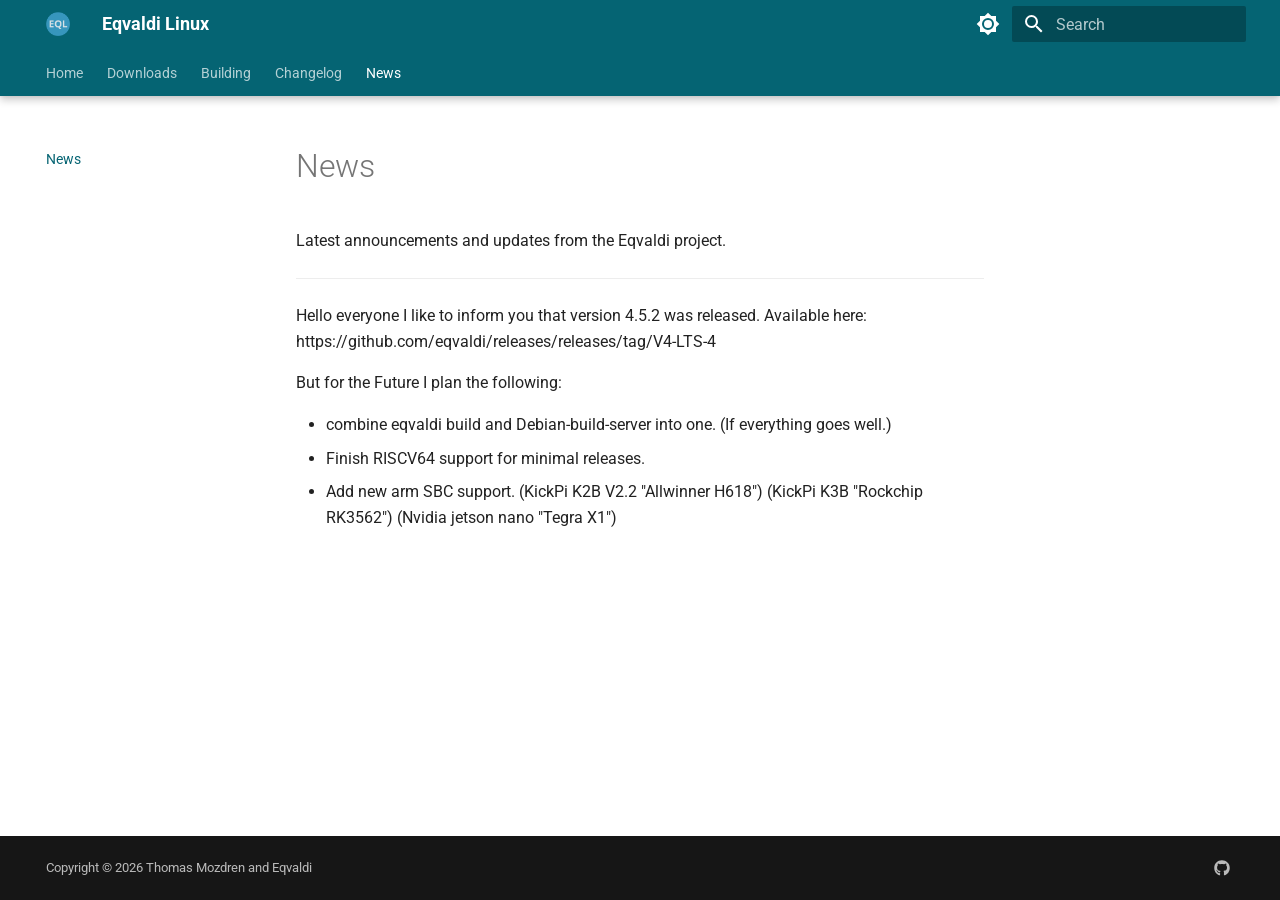
<file: news/index.html>
<!doctype html>
<html lang="en" class="no-js">
  <head>
    
      <meta charset="utf-8">
      <meta name="viewport" content="width=device-width,initial-scale=1">
      
        <meta name="description" content="A minimal, Debian-based Linux distribution built on Armbian — optimized for performance across x86 and ARM platforms.">
      
      
        <meta name="author" content="Thomas Mozdren">
      
      
        <link rel="canonical" href="https://eqvaldi.github.io/news/">
      
      
        <link rel="prev" href="../changelog/">
      
      
      
        
      
      
      <link rel="icon" href="../assets/logo.png">
      <meta name="generator" content="mkdocs-1.6.1, mkdocs-material-9.8.2">
    
    
      
        <title>News - Eqvaldi Linux</title>
      
    
    
      <link rel="stylesheet" href="../assets/stylesheets/main.57a0d79d.min.css">
      
        
        <link rel="stylesheet" href="../assets/stylesheets/palette.fb2fffe2.min.css">
      
      


    
    
      
    
    
      
        
        
        <link rel="preconnect" href="https://fonts.gstatic.com" crossorigin>
        <link rel="stylesheet" href="https://fonts.googleapis.com/css?family=Roboto:300,300i,400,400i,700,700i%7CRoboto+Mono:400,400i,700,700i&display=fallback">
        <style>:root{--md-text-font:"Roboto";--md-code-font:"Roboto Mono"}</style>
      
    
    
      <link rel="stylesheet" href="../stylesheets/colors.css">
    
      <link rel="stylesheet" href="../stylesheets/extra.css">
    
    <script>__md_scope=new URL("..",location),__md_hash=e=>[...e].reduce(((e,_)=>(e<<5)-e+_.charCodeAt(0)),0),__md_get=(e,_=localStorage,t=__md_scope)=>JSON.parse(_.getItem(t.pathname+"."+e)),__md_set=(e,_,t=localStorage,a=__md_scope)=>{try{t.setItem(a.pathname+"."+e,JSON.stringify(_))}catch(e){}}</script>
    
      

    
    
  </head>
  
  
    
    
      
    
    
    
    
    <body dir="ltr" data-md-color-scheme="slate" data-md-color-primary="custom" data-md-color-accent="custom">
  
    
    <input class="md-toggle" data-md-toggle="drawer" type="checkbox" id="__drawer" autocomplete="off">
    <input class="md-toggle" data-md-toggle="search" type="checkbox" id="__search" autocomplete="off">
    <label class="md-overlay" for="__drawer"></label>
    <div data-md-component="skip">
      
        
        <a href="#news" class="md-skip">
          Skip to content
        </a>
      
    </div>
    <div data-md-component="announce">
      
    </div>
    
    
      

  

<header class="md-header md-header--shadow md-header--lifted" data-md-component="header">
  <nav class="md-header__inner md-grid" aria-label="Header">
    <a href=".." title="Eqvaldi Linux" class="md-header__button md-logo" aria-label="Eqvaldi Linux" data-md-component="logo">
      
  <img src="../assets/logo.png" alt="logo">

    </a>
    <label class="md-header__button md-icon" for="__drawer">
      
      <svg xmlns="http://www.w3.org/2000/svg" viewBox="0 0 24 24"><path d="M3 6h18v2H3zm0 5h18v2H3zm0 5h18v2H3z"/></svg>
    </label>
    <div class="md-header__title" data-md-component="header-title">
      <div class="md-header__ellipsis">
        <div class="md-header__topic">
          <span class="md-ellipsis">
            Eqvaldi Linux
          </span>
        </div>
        <div class="md-header__topic" data-md-component="header-topic">
          <span class="md-ellipsis">
            
              News
            
          </span>
        </div>
      </div>
    </div>
    
      
        <form class="md-header__option" data-md-component="palette">
  
    
    
    
    <input class="md-option" data-md-color-media="(prefers-color-scheme: dark)" data-md-color-scheme="slate" data-md-color-primary="custom" data-md-color-accent="custom"  aria-label="Switch to light mode"  type="radio" name="__palette" id="__palette_0">
    
      <label class="md-header__button md-icon" title="Switch to light mode" for="__palette_1" hidden>
        <svg xmlns="http://www.w3.org/2000/svg" viewBox="0 0 24 24"><path d="M12 18c-.89 0-1.74-.2-2.5-.55C11.56 16.5 13 14.42 13 12s-1.44-4.5-3.5-5.45C10.26 6.2 11.11 6 12 6a6 6 0 0 1 6 6 6 6 0 0 1-6 6m8-9.31V4h-4.69L12 .69 8.69 4H4v4.69L.69 12 4 15.31V20h4.69L12 23.31 15.31 20H20v-4.69L23.31 12z"/></svg>
      </label>
    
  
    
    
    
    <input class="md-option" data-md-color-media="(prefers-color-scheme: light)" data-md-color-scheme="default" data-md-color-primary="custom" data-md-color-accent="custom"  aria-label="Switch to dark mode"  type="radio" name="__palette" id="__palette_1">
    
      <label class="md-header__button md-icon" title="Switch to dark mode" for="__palette_0" hidden>
        <svg xmlns="http://www.w3.org/2000/svg" viewBox="0 0 24 24"><path d="M12 8a4 4 0 0 0-4 4 4 4 0 0 0 4 4 4 4 0 0 0 4-4 4 4 0 0 0-4-4m0 10a6 6 0 0 1-6-6 6 6 0 0 1 6-6 6 6 0 0 1 6 6 6 6 0 0 1-6 6m8-9.31V4h-4.69L12 .69 8.69 4H4v4.69L.69 12 4 15.31V20h4.69L12 23.31 15.31 20H20v-4.69L23.31 12z"/></svg>
      </label>
    
  
</form>
      
    
    
      <script>var palette=__md_get("__palette");if(palette&&palette.color){if("(prefers-color-scheme)"===palette.color.media){var media=matchMedia("(prefers-color-scheme: light)"),input=document.querySelector(media.matches?"[data-md-color-media='(prefers-color-scheme: light)']":"[data-md-color-media='(prefers-color-scheme: dark)']");palette.color.media=input.getAttribute("data-md-color-media"),palette.color.scheme=input.getAttribute("data-md-color-scheme"),palette.color.primary=input.getAttribute("data-md-color-primary"),palette.color.accent=input.getAttribute("data-md-color-accent")}for(var[key,value]of Object.entries(palette.color))document.body.setAttribute("data-md-color-"+key,value)}</script>
    
    
    
      
      
        <label class="md-header__button md-icon" for="__search">
          
          <svg xmlns="http://www.w3.org/2000/svg" viewBox="0 0 24 24"><path d="M9.5 3A6.5 6.5 0 0 1 16 9.5c0 1.61-.59 3.09-1.56 4.23l.27.27h.79l5 5-1.5 1.5-5-5v-.79l-.27-.27A6.52 6.52 0 0 1 9.5 16 6.5 6.5 0 0 1 3 9.5 6.5 6.5 0 0 1 9.5 3m0 2C7 5 5 7 5 9.5S7 14 9.5 14 14 12 14 9.5 12 5 9.5 5"/></svg>
        </label>
        <div class="md-search" data-md-component="search" role="dialog">
  <label class="md-search__overlay" for="__search"></label>
  <div class="md-search__inner" role="search">
    <form class="md-search__form" name="search">
      <input type="text" class="md-search__input" name="query" aria-label="Search" placeholder="Search" autocapitalize="off" autocorrect="off" autocomplete="off" spellcheck="false" data-md-component="search-query" required>
      <label class="md-search__icon md-icon" for="__search">
        
        <svg xmlns="http://www.w3.org/2000/svg" viewBox="0 0 24 24"><path d="M9.5 3A6.5 6.5 0 0 1 16 9.5c0 1.61-.59 3.09-1.56 4.23l.27.27h.79l5 5-1.5 1.5-5-5v-.79l-.27-.27A6.52 6.52 0 0 1 9.5 16 6.5 6.5 0 0 1 3 9.5 6.5 6.5 0 0 1 9.5 3m0 2C7 5 5 7 5 9.5S7 14 9.5 14 14 12 14 9.5 12 5 9.5 5"/></svg>
        
        <svg xmlns="http://www.w3.org/2000/svg" viewBox="0 0 24 24"><path d="M20 11v2H8l5.5 5.5-1.42 1.42L4.16 12l7.92-7.92L13.5 5.5 8 11z"/></svg>
      </label>
      <nav class="md-search__options" aria-label="Search">
        
        <button type="reset" class="md-search__icon md-icon" title="Clear" aria-label="Clear" tabindex="-1">
          
          <svg xmlns="http://www.w3.org/2000/svg" viewBox="0 0 24 24"><path d="M19 6.41 17.59 5 12 10.59 6.41 5 5 6.41 10.59 12 5 17.59 6.41 19 12 13.41 17.59 19 19 17.59 13.41 12z"/></svg>
        </button>
      </nav>
      
        <div class="md-search__suggest" data-md-component="search-suggest"></div>
      
    </form>
    <div class="md-search__output">
      <div class="md-search__scrollwrap" tabindex="0" data-md-scrollfix>
        <div class="md-search-result" data-md-component="search-result">
          <div class="md-search-result__meta">
            Initializing search
          </div>
          <ol class="md-search-result__list" role="presentation"></ol>
        </div>
      </div>
    </div>
  </div>
</div>
      
    
    
  </nav>
  
    
      
<nav class="md-tabs" aria-label="Tabs" data-md-component="tabs">
  <div class="md-grid">
    <ul class="md-tabs__list">
      
        
  
  
  
  
    <li class="md-tabs__item">
      <a href=".." class="md-tabs__link">
        
  
  
    
  
  Home

      </a>
    </li>
  

      
        
  
  
  
  
    <li class="md-tabs__item">
      <a href="../downloads/" class="md-tabs__link">
        
  
  
    
  
  Downloads

      </a>
    </li>
  

      
        
  
  
  
  
    
    
      <li class="md-tabs__item">
        <a href="../building/" class="md-tabs__link">
          
  
  
  Building

        </a>
      </li>
    
  

      
        
  
  
  
  
    <li class="md-tabs__item">
      <a href="../changelog/" class="md-tabs__link">
        
  
  
    
  
  Changelog

      </a>
    </li>
  

      
        
  
  
  
    
  
  
    <li class="md-tabs__item md-tabs__item--active">
      <a href="./" class="md-tabs__link">
        
  
  
    
  
  News

      </a>
    </li>
  

      
    </ul>
  </div>
</nav>
    
  
</header>
    
    <div class="md-container" data-md-component="container">
      
      
        
      
      <main class="md-main" data-md-component="main">
        <div class="md-main__inner md-grid">
          
            
              
              <div class="md-sidebar md-sidebar--primary" data-md-component="sidebar" data-md-type="navigation" >
                <div class="md-sidebar__scrollwrap">
                  <div class="md-sidebar__inner">
                    


  


<nav class="md-nav md-nav--primary md-nav--lifted" aria-label="Navigation" data-md-level="0">
  <label class="md-nav__title" for="__drawer">
    <a href=".." title="Eqvaldi Linux" class="md-nav__button md-logo" aria-label="Eqvaldi Linux" data-md-component="logo">
      
  <img src="../assets/logo.png" alt="logo">

    </a>
    Eqvaldi Linux
  </label>
  
  <ul class="md-nav__list" data-md-scrollfix>
    
      
      
  
  
  
  
    <li class="md-nav__item">
      <a href=".." class="md-nav__link">
        
  
  
  <span class="md-ellipsis">
    
  
    Home
  

    
  </span>
  
  

      </a>
    </li>
  

    
      
      
  
  
  
  
    <li class="md-nav__item">
      <a href="../downloads/" class="md-nav__link">
        
  
  
  <span class="md-ellipsis">
    
  
    Downloads
  

    
  </span>
  
  

      </a>
    </li>
  

    
      
      
  
  
  
  
    
    
    
    
      
      
        
      
    
    
    <li class="md-nav__item md-nav__item--nested">
      
        
        
        <input class="md-nav__toggle md-toggle " type="checkbox" id="__nav_3" >
        
          
          <label class="md-nav__link" for="__nav_3" id="__nav_3_label" tabindex="0">
            
  
  
  <span class="md-ellipsis">
    
  
    Building
  

    
  </span>
  
  

            <span class="md-nav__icon md-icon"></span>
          </label>
        
        <nav class="md-nav" data-md-level="1" aria-labelledby="__nav_3_label" aria-expanded="false">
          <label class="md-nav__title" for="__nav_3">
            <span class="md-nav__icon md-icon"></span>
            
  
    Building
  

          </label>
          <ul class="md-nav__list" data-md-scrollfix>
            
              
                
  
  
  
  
    <li class="md-nav__item">
      <a href="../building/" class="md-nav__link">
        
  
  
  <span class="md-ellipsis">
    
  
    Overview
  

    
  </span>
  
  

      </a>
    </li>
  

              
            
              
                
  
  
  
  
    <li class="md-nav__item">
      <a href="../building/install-scripts/" class="md-nav__link">
        
  
  
  <span class="md-ellipsis">
    
  
    Install Scripts
  

    
  </span>
  
  

      </a>
    </li>
  

              
            
              
                
  
  
  
  
    <li class="md-nav__item">
      <a href="../building/build-server/" class="md-nav__link">
        
  
  
  <span class="md-ellipsis">
    
  
    Build Server
  

    
  </span>
  
  

      </a>
    </li>
  

              
            
          </ul>
        </nav>
      
    </li>
  

    
      
      
  
  
  
  
    <li class="md-nav__item">
      <a href="../changelog/" class="md-nav__link">
        
  
  
  <span class="md-ellipsis">
    
  
    Changelog
  

    
  </span>
  
  

      </a>
    </li>
  

    
      
      
  
  
    
  
  
  
    <li class="md-nav__item md-nav__item--active">
      
      <input class="md-nav__toggle md-toggle" type="checkbox" id="__toc">
      
      
        
      
      
      <a href="./" class="md-nav__link md-nav__link--active">
        
  
  
  <span class="md-ellipsis">
    
  
    News
  

    
  </span>
  
  

      </a>
      
    </li>
  

    
  </ul>
</nav>
                  </div>
                </div>
              </div>
            
            
              
              <div class="md-sidebar md-sidebar--secondary" data-md-component="sidebar" data-md-type="toc" >
                <div class="md-sidebar__scrollwrap">
                  <div class="md-sidebar__inner">
                    

<nav class="md-nav md-nav--secondary" aria-label="Table of contents">
  
  
  
    
  
  
</nav>
                  </div>
                </div>
              </div>
            
          
          
            <div class="md-content" data-md-component="content">
              
              <article class="md-content__inner md-typeset">
                
                  



<h1 id="news">News<a class="headerlink" href="#news" title="Permanent link">&para;</a></h1>
<p>Latest announcements and updates from the Eqvaldi project.</p>
<hr />
<p>Hello everyone I like to inform you that version 4.5.2 was released.
Available here:  https://github.com/eqvaldi/releases/releases/tag/V4-LTS-4</p>
<p>But for the Future I plan the following:</p>
<ul>
<li>combine eqvaldi build and Debian-build-server into one. (If everything goes well.)</li>
<li>Finish RISCV64 support for minimal releases.</li>
<li>Add new arm SBC support. (KickPi K2B V2.2 "Allwinner H618") (KickPi K3B "Rockchip RK3562") (Nvidia jetson nano "Tegra X1")</li>
</ul>












                
              </article>
            </div>
          
          
  <script>var tabs=__md_get("__tabs");if(Array.isArray(tabs))e:for(var set of document.querySelectorAll(".tabbed-set")){var labels=set.querySelector(".tabbed-labels");for(var tab of tabs)for(var label of labels.getElementsByTagName("label"))if(label.innerText.trim()===tab){var input=document.getElementById(label.htmlFor);input.checked=!0;continue e}}</script>

<script>var target=document.getElementById(location.hash.slice(1));target&&target.name&&(target.checked=target.name.startsWith("__tabbed_"))</script>
        </div>
        
          <button type="button" class="md-top md-icon" data-md-component="top" hidden>
  
  <svg xmlns="http://www.w3.org/2000/svg" viewBox="0 0 24 24"><path d="M13 20h-2V8l-5.5 5.5-1.42-1.42L12 4.16l7.92 7.92-1.42 1.42L13 8z"/></svg>
  Back to top
</button>
        
      </main>
      
        <footer class="md-footer">
  
  <div class="md-footer-meta md-typeset">
    <div class="md-footer-meta__inner md-grid">
      <div class="md-copyright">
  
    <div class="md-copyright__highlight">
      Copyright &copy; 2026 Thomas Mozdren and Eqvaldi
    </div>
  
  
</div>
      
        
<div class="md-social">
  
    
    
    
    
    <a href="https://github.com/Eqvaldi" target="_blank" rel="noopener" title="Eqvaldi on GitHub" class="md-social__link">
      <svg xmlns="http://www.w3.org/2000/svg" viewBox="0 0 512 512"><!--! Font Awesome Free 7.1.0 by @fontawesome - https://fontawesome.com License - https://fontawesome.com/license/free (Icons: CC BY 4.0, Fonts: SIL OFL 1.1, Code: MIT License) Copyright 2025 Fonticons, Inc.--><path d="M173.9 397.4c0 2-2.3 3.6-5.2 3.6-3.3.3-5.6-1.3-5.6-3.6 0-2 2.3-3.6 5.2-3.6 3-.3 5.6 1.3 5.6 3.6m-31.1-4.5c-.7 2 1.3 4.3 4.3 4.9 2.6 1 5.6 0 6.2-2s-1.3-4.3-4.3-5.2c-2.6-.7-5.5.3-6.2 2.3m44.2-1.7c-2.9.7-4.9 2.6-4.6 4.9.3 2 2.9 3.3 5.9 2.6 2.9-.7 4.9-2.6 4.6-4.6-.3-1.9-3-3.2-5.9-2.9M252.8 8C114.1 8 8 113.3 8 252c0 110.9 69.8 205.8 169.5 239.2 12.8 2.3 17.3-5.6 17.3-12.1 0-6.2-.3-40.4-.3-61.4 0 0-70 15-84.7-29.8 0 0-11.4-29.1-27.8-36.6 0 0-22.9-15.7 1.6-15.4 0 0 24.9 2 38.6 25.8 21.9 38.6 58.6 27.5 72.9 20.9 2.3-16 8.8-27.1 16-33.7-55.9-6.2-112.3-14.3-112.3-110.5 0-27.5 7.6-41.3 23.6-58.9-2.6-6.5-11.1-33.3 2.6-67.9 20.9-6.5 69 27 69 27 20-5.6 41.5-8.5 62.8-8.5s42.8 2.9 62.8 8.5c0 0 48.1-33.6 69-27 13.7 34.7 5.2 61.4 2.6 67.9 16 17.7 25.8 31.5 25.8 58.9 0 96.5-58.9 104.2-114.8 110.5 9.2 7.9 17 22.9 17 46.4 0 33.7-.3 75.4-.3 83.6 0 6.5 4.6 14.4 17.3 12.1C436.2 457.8 504 362.9 504 252 504 113.3 391.5 8 252.8 8M105.2 352.9c-1.3 1-1 3.3.7 5.2 1.6 1.6 3.9 2.3 5.2 1 1.3-1 1-3.3-.7-5.2-1.6-1.6-3.9-2.3-5.2-1m-10.8-8.1c-.7 1.3.3 2.9 2.3 3.9 1.6 1 3.6.7 4.3-.7.7-1.3-.3-2.9-2.3-3.9-2-.6-3.6-.3-4.3.7m32.4 35.6c-1.6 1.3-1 4.3 1.3 6.2 2.3 2.3 5.2 2.6 6.5 1 1.3-1.3.7-4.3-1.3-6.2-2.2-2.3-5.2-2.6-6.5-1m-11.4-14.7c-1.6 1-1.6 3.6 0 5.9s4.3 3.3 5.6 2.3c1.6-1.3 1.6-3.9 0-6.2-1.4-2.3-4-3.3-5.6-2"/></svg>
    </a>
  
</div>
      
    </div>
  </div>
</footer>
      
    </div>
    <div class="md-dialog" data-md-component="dialog">
      <div class="md-dialog__inner md-typeset"></div>
    </div>
    
    
    
      
      
      <script id="__config" type="application/json">{"annotate": null, "base": "..", "features": ["navigation.tabs", "navigation.tabs.sticky", "navigation.instant", "navigation.top", "navigation.sections", "search.suggest", "search.highlight", "content.code.copy", "content.tabs.link"], "search": "../assets/javascripts/workers/search.a7633da7.min.js", "tags": null, "translations": {"clipboard.copied": "Copied to clipboard", "clipboard.copy": "Copy to clipboard", "search.result.more.one": "1 more on this page", "search.result.more.other": "# more on this page", "search.result.none": "No matching documents", "search.result.one": "1 matching document", "search.result.other": "# matching documents", "search.result.placeholder": "Type to start searching", "search.result.term.missing": "Missing", "select.version": "Select version"}, "version": null}</script>
    
    
      <script src="../assets/javascripts/bundle.a5f9d56c.min.js"></script>
      
    
  </body>
</html>
</file>
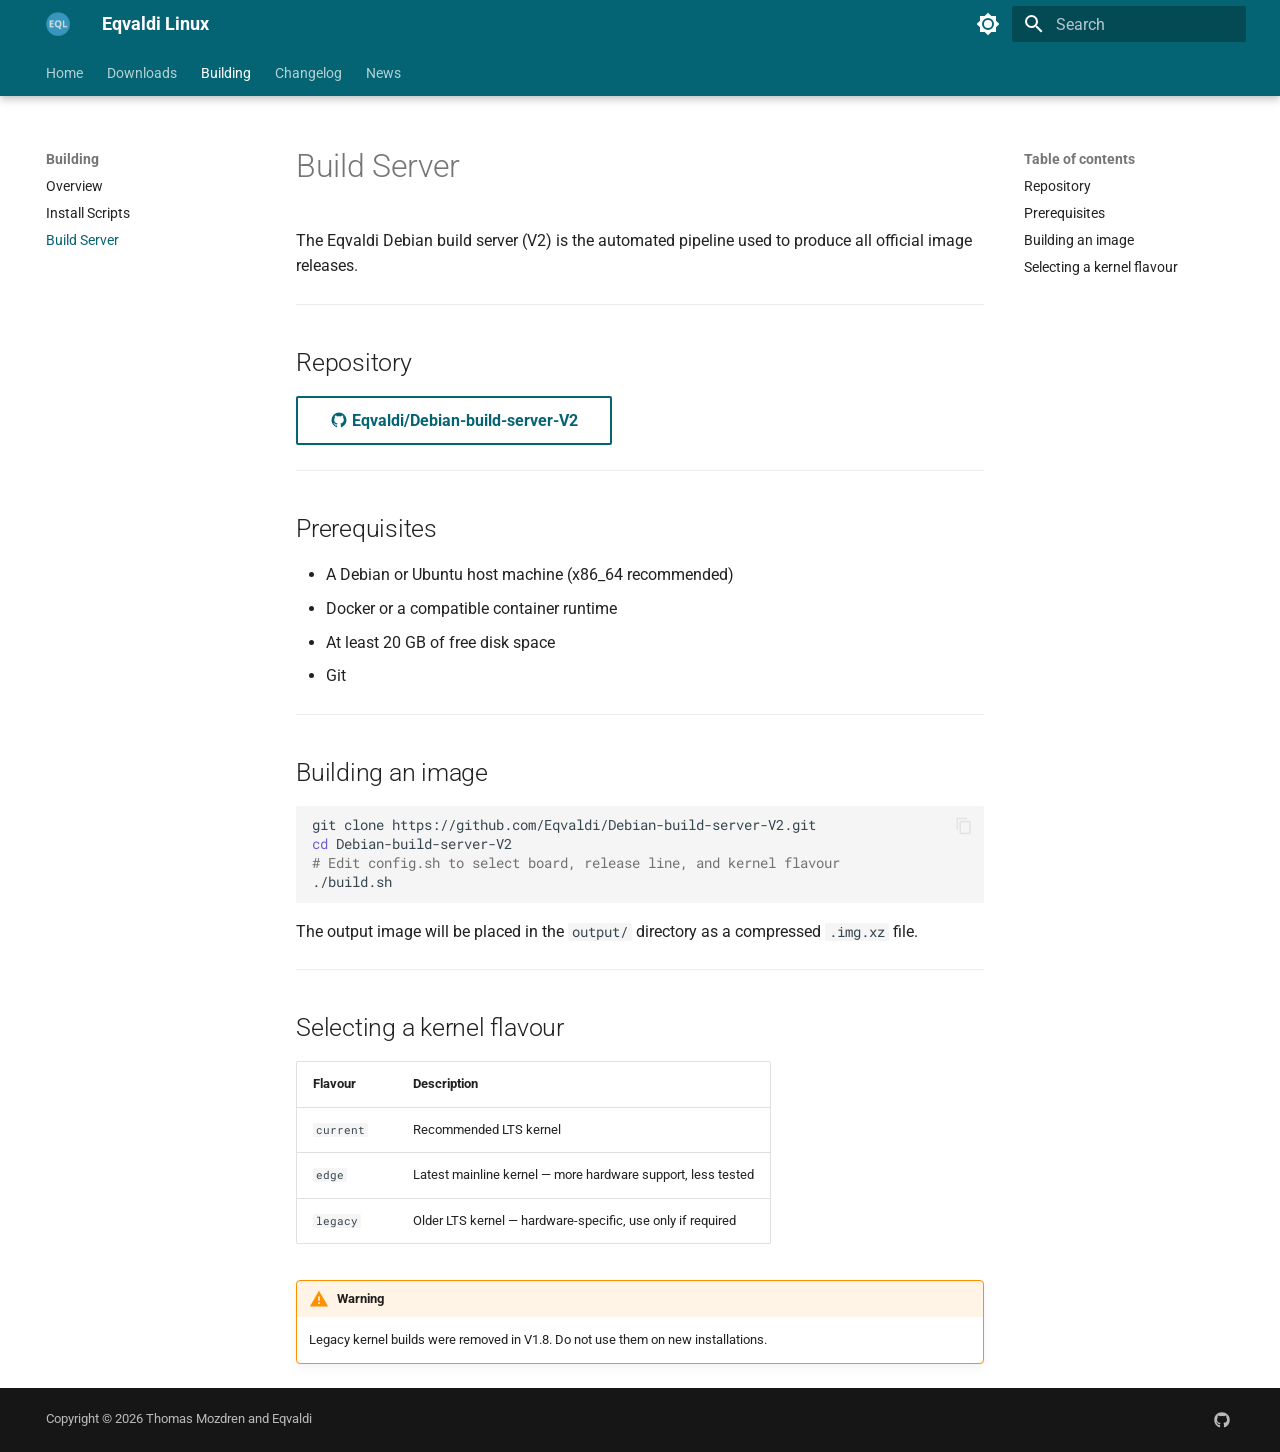
<file: building/build-server/index.html>
<!doctype html>
<html lang="en" class="no-js">
  <head>
    
      <meta charset="utf-8">
      <meta name="viewport" content="width=device-width,initial-scale=1">
      
        <meta name="description" content="A minimal, Debian-based Linux distribution built on Armbian — optimized for performance across x86 and ARM platforms.">
      
      
        <meta name="author" content="Thomas Mozdren">
      
      
        <link rel="canonical" href="https://eqvaldi.github.io/building/build-server/">
      
      
        <link rel="prev" href="../install-scripts/">
      
      
        <link rel="next" href="../../changelog/">
      
      
        
      
      
      <link rel="icon" href="../../assets/logo.png">
      <meta name="generator" content="mkdocs-1.6.1, mkdocs-material-9.8.2">
    
    
      
        <title>Build Server - Eqvaldi Linux</title>
      
    
    
      <link rel="stylesheet" href="../../assets/stylesheets/main.57a0d79d.min.css">
      
        
        <link rel="stylesheet" href="../../assets/stylesheets/palette.fb2fffe2.min.css">
      
      


    
    
      
    
    
      
        
        
        <link rel="preconnect" href="https://fonts.gstatic.com" crossorigin>
        <link rel="stylesheet" href="https://fonts.googleapis.com/css?family=Roboto:300,300i,400,400i,700,700i%7CRoboto+Mono:400,400i,700,700i&display=fallback">
        <style>:root{--md-text-font:"Roboto";--md-code-font:"Roboto Mono"}</style>
      
    
    
      <link rel="stylesheet" href="../../stylesheets/colors.css">
    
      <link rel="stylesheet" href="../../stylesheets/extra.css">
    
    <script>__md_scope=new URL("../..",location),__md_hash=e=>[...e].reduce(((e,_)=>(e<<5)-e+_.charCodeAt(0)),0),__md_get=(e,_=localStorage,t=__md_scope)=>JSON.parse(_.getItem(t.pathname+"."+e)),__md_set=(e,_,t=localStorage,a=__md_scope)=>{try{t.setItem(a.pathname+"."+e,JSON.stringify(_))}catch(e){}}</script>
    
      

    
    
  </head>
  
  
    
    
      
    
    
    
    
    <body dir="ltr" data-md-color-scheme="slate" data-md-color-primary="custom" data-md-color-accent="custom">
  
    
    <input class="md-toggle" data-md-toggle="drawer" type="checkbox" id="__drawer" autocomplete="off">
    <input class="md-toggle" data-md-toggle="search" type="checkbox" id="__search" autocomplete="off">
    <label class="md-overlay" for="__drawer"></label>
    <div data-md-component="skip">
      
        
        <a href="#build-server" class="md-skip">
          Skip to content
        </a>
      
    </div>
    <div data-md-component="announce">
      
    </div>
    
    
      

  

<header class="md-header md-header--shadow md-header--lifted" data-md-component="header">
  <nav class="md-header__inner md-grid" aria-label="Header">
    <a href="../.." title="Eqvaldi Linux" class="md-header__button md-logo" aria-label="Eqvaldi Linux" data-md-component="logo">
      
  <img src="../../assets/logo.png" alt="logo">

    </a>
    <label class="md-header__button md-icon" for="__drawer">
      
      <svg xmlns="http://www.w3.org/2000/svg" viewBox="0 0 24 24"><path d="M3 6h18v2H3zm0 5h18v2H3zm0 5h18v2H3z"/></svg>
    </label>
    <div class="md-header__title" data-md-component="header-title">
      <div class="md-header__ellipsis">
        <div class="md-header__topic">
          <span class="md-ellipsis">
            Eqvaldi Linux
          </span>
        </div>
        <div class="md-header__topic" data-md-component="header-topic">
          <span class="md-ellipsis">
            
              Build Server
            
          </span>
        </div>
      </div>
    </div>
    
      
        <form class="md-header__option" data-md-component="palette">
  
    
    
    
    <input class="md-option" data-md-color-media="(prefers-color-scheme: dark)" data-md-color-scheme="slate" data-md-color-primary="custom" data-md-color-accent="custom"  aria-label="Switch to light mode"  type="radio" name="__palette" id="__palette_0">
    
      <label class="md-header__button md-icon" title="Switch to light mode" for="__palette_1" hidden>
        <svg xmlns="http://www.w3.org/2000/svg" viewBox="0 0 24 24"><path d="M12 18c-.89 0-1.74-.2-2.5-.55C11.56 16.5 13 14.42 13 12s-1.44-4.5-3.5-5.45C10.26 6.2 11.11 6 12 6a6 6 0 0 1 6 6 6 6 0 0 1-6 6m8-9.31V4h-4.69L12 .69 8.69 4H4v4.69L.69 12 4 15.31V20h4.69L12 23.31 15.31 20H20v-4.69L23.31 12z"/></svg>
      </label>
    
  
    
    
    
    <input class="md-option" data-md-color-media="(prefers-color-scheme: light)" data-md-color-scheme="default" data-md-color-primary="custom" data-md-color-accent="custom"  aria-label="Switch to dark mode"  type="radio" name="__palette" id="__palette_1">
    
      <label class="md-header__button md-icon" title="Switch to dark mode" for="__palette_0" hidden>
        <svg xmlns="http://www.w3.org/2000/svg" viewBox="0 0 24 24"><path d="M12 8a4 4 0 0 0-4 4 4 4 0 0 0 4 4 4 4 0 0 0 4-4 4 4 0 0 0-4-4m0 10a6 6 0 0 1-6-6 6 6 0 0 1 6-6 6 6 0 0 1 6 6 6 6 0 0 1-6 6m8-9.31V4h-4.69L12 .69 8.69 4H4v4.69L.69 12 4 15.31V20h4.69L12 23.31 15.31 20H20v-4.69L23.31 12z"/></svg>
      </label>
    
  
</form>
      
    
    
      <script>var palette=__md_get("__palette");if(palette&&palette.color){if("(prefers-color-scheme)"===palette.color.media){var media=matchMedia("(prefers-color-scheme: light)"),input=document.querySelector(media.matches?"[data-md-color-media='(prefers-color-scheme: light)']":"[data-md-color-media='(prefers-color-scheme: dark)']");palette.color.media=input.getAttribute("data-md-color-media"),palette.color.scheme=input.getAttribute("data-md-color-scheme"),palette.color.primary=input.getAttribute("data-md-color-primary"),palette.color.accent=input.getAttribute("data-md-color-accent")}for(var[key,value]of Object.entries(palette.color))document.body.setAttribute("data-md-color-"+key,value)}</script>
    
    
    
      
      
        <label class="md-header__button md-icon" for="__search">
          
          <svg xmlns="http://www.w3.org/2000/svg" viewBox="0 0 24 24"><path d="M9.5 3A6.5 6.5 0 0 1 16 9.5c0 1.61-.59 3.09-1.56 4.23l.27.27h.79l5 5-1.5 1.5-5-5v-.79l-.27-.27A6.52 6.52 0 0 1 9.5 16 6.5 6.5 0 0 1 3 9.5 6.5 6.5 0 0 1 9.5 3m0 2C7 5 5 7 5 9.5S7 14 9.5 14 14 12 14 9.5 12 5 9.5 5"/></svg>
        </label>
        <div class="md-search" data-md-component="search" role="dialog">
  <label class="md-search__overlay" for="__search"></label>
  <div class="md-search__inner" role="search">
    <form class="md-search__form" name="search">
      <input type="text" class="md-search__input" name="query" aria-label="Search" placeholder="Search" autocapitalize="off" autocorrect="off" autocomplete="off" spellcheck="false" data-md-component="search-query" required>
      <label class="md-search__icon md-icon" for="__search">
        
        <svg xmlns="http://www.w3.org/2000/svg" viewBox="0 0 24 24"><path d="M9.5 3A6.5 6.5 0 0 1 16 9.5c0 1.61-.59 3.09-1.56 4.23l.27.27h.79l5 5-1.5 1.5-5-5v-.79l-.27-.27A6.52 6.52 0 0 1 9.5 16 6.5 6.5 0 0 1 3 9.5 6.5 6.5 0 0 1 9.5 3m0 2C7 5 5 7 5 9.5S7 14 9.5 14 14 12 14 9.5 12 5 9.5 5"/></svg>
        
        <svg xmlns="http://www.w3.org/2000/svg" viewBox="0 0 24 24"><path d="M20 11v2H8l5.5 5.5-1.42 1.42L4.16 12l7.92-7.92L13.5 5.5 8 11z"/></svg>
      </label>
      <nav class="md-search__options" aria-label="Search">
        
        <button type="reset" class="md-search__icon md-icon" title="Clear" aria-label="Clear" tabindex="-1">
          
          <svg xmlns="http://www.w3.org/2000/svg" viewBox="0 0 24 24"><path d="M19 6.41 17.59 5 12 10.59 6.41 5 5 6.41 10.59 12 5 17.59 6.41 19 12 13.41 17.59 19 19 17.59 13.41 12z"/></svg>
        </button>
      </nav>
      
        <div class="md-search__suggest" data-md-component="search-suggest"></div>
      
    </form>
    <div class="md-search__output">
      <div class="md-search__scrollwrap" tabindex="0" data-md-scrollfix>
        <div class="md-search-result" data-md-component="search-result">
          <div class="md-search-result__meta">
            Initializing search
          </div>
          <ol class="md-search-result__list" role="presentation"></ol>
        </div>
      </div>
    </div>
  </div>
</div>
      
    
    
  </nav>
  
    
      
<nav class="md-tabs" aria-label="Tabs" data-md-component="tabs">
  <div class="md-grid">
    <ul class="md-tabs__list">
      
        
  
  
  
  
    <li class="md-tabs__item">
      <a href="../.." class="md-tabs__link">
        
  
  
    
  
  Home

      </a>
    </li>
  

      
        
  
  
  
  
    <li class="md-tabs__item">
      <a href="../../downloads/" class="md-tabs__link">
        
  
  
    
  
  Downloads

      </a>
    </li>
  

      
        
  
  
  
    
  
  
    
    
      <li class="md-tabs__item md-tabs__item--active">
        <a href="../" class="md-tabs__link">
          
  
  
  Building

        </a>
      </li>
    
  

      
        
  
  
  
  
    <li class="md-tabs__item">
      <a href="../../changelog/" class="md-tabs__link">
        
  
  
    
  
  Changelog

      </a>
    </li>
  

      
        
  
  
  
  
    <li class="md-tabs__item">
      <a href="../../news/" class="md-tabs__link">
        
  
  
    
  
  News

      </a>
    </li>
  

      
    </ul>
  </div>
</nav>
    
  
</header>
    
    <div class="md-container" data-md-component="container">
      
      
        
      
      <main class="md-main" data-md-component="main">
        <div class="md-main__inner md-grid">
          
            
              
              <div class="md-sidebar md-sidebar--primary" data-md-component="sidebar" data-md-type="navigation" >
                <div class="md-sidebar__scrollwrap">
                  <div class="md-sidebar__inner">
                    


  


<nav class="md-nav md-nav--primary md-nav--lifted" aria-label="Navigation" data-md-level="0">
  <label class="md-nav__title" for="__drawer">
    <a href="../.." title="Eqvaldi Linux" class="md-nav__button md-logo" aria-label="Eqvaldi Linux" data-md-component="logo">
      
  <img src="../../assets/logo.png" alt="logo">

    </a>
    Eqvaldi Linux
  </label>
  
  <ul class="md-nav__list" data-md-scrollfix>
    
      
      
  
  
  
  
    <li class="md-nav__item">
      <a href="../.." class="md-nav__link">
        
  
  
  <span class="md-ellipsis">
    
  
    Home
  

    
  </span>
  
  

      </a>
    </li>
  

    
      
      
  
  
  
  
    <li class="md-nav__item">
      <a href="../../downloads/" class="md-nav__link">
        
  
  
  <span class="md-ellipsis">
    
  
    Downloads
  

    
  </span>
  
  

      </a>
    </li>
  

    
      
      
  
  
    
  
  
  
    
    
    
    
      
        
        
      
      
        
      
    
    
    <li class="md-nav__item md-nav__item--active md-nav__item--section md-nav__item--nested">
      
        
        
        <input class="md-nav__toggle md-toggle " type="checkbox" id="__nav_3" checked>
        
          
          <label class="md-nav__link" for="__nav_3" id="__nav_3_label" tabindex="">
            
  
  
  <span class="md-ellipsis">
    
  
    Building
  

    
  </span>
  
  

            <span class="md-nav__icon md-icon"></span>
          </label>
        
        <nav class="md-nav" data-md-level="1" aria-labelledby="__nav_3_label" aria-expanded="true">
          <label class="md-nav__title" for="__nav_3">
            <span class="md-nav__icon md-icon"></span>
            
  
    Building
  

          </label>
          <ul class="md-nav__list" data-md-scrollfix>
            
              
                
  
  
  
  
    <li class="md-nav__item">
      <a href="../" class="md-nav__link">
        
  
  
  <span class="md-ellipsis">
    
  
    Overview
  

    
  </span>
  
  

      </a>
    </li>
  

              
            
              
                
  
  
  
  
    <li class="md-nav__item">
      <a href="../install-scripts/" class="md-nav__link">
        
  
  
  <span class="md-ellipsis">
    
  
    Install Scripts
  

    
  </span>
  
  

      </a>
    </li>
  

              
            
              
                
  
  
    
  
  
  
    <li class="md-nav__item md-nav__item--active">
      
      <input class="md-nav__toggle md-toggle" type="checkbox" id="__toc">
      
      
        
      
      
        <label class="md-nav__link md-nav__link--active" for="__toc">
          
  
  
  <span class="md-ellipsis">
    
  
    Build Server
  

    
  </span>
  
  

          <span class="md-nav__icon md-icon"></span>
        </label>
      
      <a href="./" class="md-nav__link md-nav__link--active">
        
  
  
  <span class="md-ellipsis">
    
  
    Build Server
  

    
  </span>
  
  

      </a>
      
        

<nav class="md-nav md-nav--secondary" aria-label="Table of contents">
  
  
  
    
  
  
    <label class="md-nav__title" for="__toc">
      <span class="md-nav__icon md-icon"></span>
      Table of contents
    </label>
    <ul class="md-nav__list" data-md-component="toc" data-md-scrollfix>
      
        <li class="md-nav__item">
  <a href="#repository" class="md-nav__link">
    <span class="md-ellipsis">
      
        Repository
      
    </span>
  </a>
  
</li>
      
        <li class="md-nav__item">
  <a href="#prerequisites" class="md-nav__link">
    <span class="md-ellipsis">
      
        Prerequisites
      
    </span>
  </a>
  
</li>
      
        <li class="md-nav__item">
  <a href="#building-an-image" class="md-nav__link">
    <span class="md-ellipsis">
      
        Building an image
      
    </span>
  </a>
  
</li>
      
        <li class="md-nav__item">
  <a href="#selecting-a-kernel-flavour" class="md-nav__link">
    <span class="md-ellipsis">
      
        Selecting a kernel flavour
      
    </span>
  </a>
  
</li>
      
    </ul>
  
</nav>
      
    </li>
  

              
            
          </ul>
        </nav>
      
    </li>
  

    
      
      
  
  
  
  
    <li class="md-nav__item">
      <a href="../../changelog/" class="md-nav__link">
        
  
  
  <span class="md-ellipsis">
    
  
    Changelog
  

    
  </span>
  
  

      </a>
    </li>
  

    
      
      
  
  
  
  
    <li class="md-nav__item">
      <a href="../../news/" class="md-nav__link">
        
  
  
  <span class="md-ellipsis">
    
  
    News
  

    
  </span>
  
  

      </a>
    </li>
  

    
  </ul>
</nav>
                  </div>
                </div>
              </div>
            
            
              
              <div class="md-sidebar md-sidebar--secondary" data-md-component="sidebar" data-md-type="toc" >
                <div class="md-sidebar__scrollwrap">
                  <div class="md-sidebar__inner">
                    

<nav class="md-nav md-nav--secondary" aria-label="Table of contents">
  
  
  
    
  
  
    <label class="md-nav__title" for="__toc">
      <span class="md-nav__icon md-icon"></span>
      Table of contents
    </label>
    <ul class="md-nav__list" data-md-component="toc" data-md-scrollfix>
      
        <li class="md-nav__item">
  <a href="#repository" class="md-nav__link">
    <span class="md-ellipsis">
      
        Repository
      
    </span>
  </a>
  
</li>
      
        <li class="md-nav__item">
  <a href="#prerequisites" class="md-nav__link">
    <span class="md-ellipsis">
      
        Prerequisites
      
    </span>
  </a>
  
</li>
      
        <li class="md-nav__item">
  <a href="#building-an-image" class="md-nav__link">
    <span class="md-ellipsis">
      
        Building an image
      
    </span>
  </a>
  
</li>
      
        <li class="md-nav__item">
  <a href="#selecting-a-kernel-flavour" class="md-nav__link">
    <span class="md-ellipsis">
      
        Selecting a kernel flavour
      
    </span>
  </a>
  
</li>
      
    </ul>
  
</nav>
                  </div>
                </div>
              </div>
            
          
          
            <div class="md-content" data-md-component="content">
              
              <article class="md-content__inner md-typeset">
                
                  



<h1 id="build-server">Build Server<a class="headerlink" href="#build-server" title="Permanent link">&para;</a></h1>
<p>The Eqvaldi Debian build server (V2) is the automated pipeline used to produce all official image releases.</p>
<hr />
<h2 id="repository">Repository<a class="headerlink" href="#repository" title="Permanent link">&para;</a></h2>
<p><a class="md-button" href="https://github.com/Eqvaldi/Debian-build-server-V2"><span class="twemoji"><svg xmlns="http://www.w3.org/2000/svg" viewBox="0 0 24 24"><path d="M12 2A10 10 0 0 0 2 12c0 4.42 2.87 8.17 6.84 9.5.5.08.66-.23.66-.5v-1.69c-2.77.6-3.36-1.34-3.36-1.34-.46-1.16-1.11-1.47-1.11-1.47-.91-.62.07-.6.07-.6 1 .07 1.53 1.03 1.53 1.03.87 1.52 2.34 1.07 2.91.83.09-.65.35-1.09.63-1.34-2.22-.25-4.55-1.11-4.55-4.92 0-1.11.38-2 1.03-2.71-.1-.25-.45-1.29.1-2.64 0 0 .84-.27 2.75 1.02.79-.22 1.65-.33 2.5-.33s1.71.11 2.5.33c1.91-1.29 2.75-1.02 2.75-1.02.55 1.35.2 2.39.1 2.64.65.71 1.03 1.6 1.03 2.71 0 3.82-2.34 4.66-4.57 4.91.36.31.69.92.69 1.85V21c0 .27.16.59.67.5C19.14 20.16 22 16.42 22 12A10 10 0 0 0 12 2"/></svg></span> Eqvaldi/Debian-build-server-V2</a></p>
<hr />
<h2 id="prerequisites">Prerequisites<a class="headerlink" href="#prerequisites" title="Permanent link">&para;</a></h2>
<ul>
<li>A Debian or Ubuntu host machine (x86_64 recommended)</li>
<li>Docker or a compatible container runtime</li>
<li>At least 20 GB of free disk space</li>
<li>Git</li>
</ul>
<hr />
<h2 id="building-an-image">Building an image<a class="headerlink" href="#building-an-image" title="Permanent link">&para;</a></h2>
<div class="highlight"><pre><span></span><code>git<span class="w"> </span>clone<span class="w"> </span>https://github.com/Eqvaldi/Debian-build-server-V2.git
<span class="nb">cd</span><span class="w"> </span>Debian-build-server-V2
<span class="c1"># Edit config.sh to select board, release line, and kernel flavour</span>
./build.sh
</code></pre></div>
<p>The output image will be placed in the <code>output/</code> directory as a compressed <code>.img.xz</code> file.</p>
<hr />
<h2 id="selecting-a-kernel-flavour">Selecting a kernel flavour<a class="headerlink" href="#selecting-a-kernel-flavour" title="Permanent link">&para;</a></h2>
<table>
<thead>
<tr>
<th>Flavour</th>
<th>Description</th>
</tr>
</thead>
<tbody>
<tr>
<td><code>current</code></td>
<td>Recommended LTS kernel</td>
</tr>
<tr>
<td><code>edge</code></td>
<td>Latest mainline kernel — more hardware support, less tested</td>
</tr>
<tr>
<td><code>legacy</code></td>
<td>Older LTS kernel — hardware-specific, use only if required</td>
</tr>
</tbody>
</table>
<div class="admonition warning">
<p class="admonition-title">Warning</p>
<p>Legacy kernel builds were removed in V1.8. Do not use them on new installations.</p>
</div>












                
              </article>
            </div>
          
          
  <script>var tabs=__md_get("__tabs");if(Array.isArray(tabs))e:for(var set of document.querySelectorAll(".tabbed-set")){var labels=set.querySelector(".tabbed-labels");for(var tab of tabs)for(var label of labels.getElementsByTagName("label"))if(label.innerText.trim()===tab){var input=document.getElementById(label.htmlFor);input.checked=!0;continue e}}</script>

<script>var target=document.getElementById(location.hash.slice(1));target&&target.name&&(target.checked=target.name.startsWith("__tabbed_"))</script>
        </div>
        
          <button type="button" class="md-top md-icon" data-md-component="top" hidden>
  
  <svg xmlns="http://www.w3.org/2000/svg" viewBox="0 0 24 24"><path d="M13 20h-2V8l-5.5 5.5-1.42-1.42L12 4.16l7.92 7.92-1.42 1.42L13 8z"/></svg>
  Back to top
</button>
        
      </main>
      
        <footer class="md-footer">
  
  <div class="md-footer-meta md-typeset">
    <div class="md-footer-meta__inner md-grid">
      <div class="md-copyright">
  
    <div class="md-copyright__highlight">
      Copyright &copy; 2026 Thomas Mozdren and Eqvaldi
    </div>
  
  
</div>
      
        
<div class="md-social">
  
    
    
    
    
    <a href="https://github.com/Eqvaldi" target="_blank" rel="noopener" title="Eqvaldi on GitHub" class="md-social__link">
      <svg xmlns="http://www.w3.org/2000/svg" viewBox="0 0 512 512"><!--! Font Awesome Free 7.1.0 by @fontawesome - https://fontawesome.com License - https://fontawesome.com/license/free (Icons: CC BY 4.0, Fonts: SIL OFL 1.1, Code: MIT License) Copyright 2025 Fonticons, Inc.--><path d="M173.9 397.4c0 2-2.3 3.6-5.2 3.6-3.3.3-5.6-1.3-5.6-3.6 0-2 2.3-3.6 5.2-3.6 3-.3 5.6 1.3 5.6 3.6m-31.1-4.5c-.7 2 1.3 4.3 4.3 4.9 2.6 1 5.6 0 6.2-2s-1.3-4.3-4.3-5.2c-2.6-.7-5.5.3-6.2 2.3m44.2-1.7c-2.9.7-4.9 2.6-4.6 4.9.3 2 2.9 3.3 5.9 2.6 2.9-.7 4.9-2.6 4.6-4.6-.3-1.9-3-3.2-5.9-2.9M252.8 8C114.1 8 8 113.3 8 252c0 110.9 69.8 205.8 169.5 239.2 12.8 2.3 17.3-5.6 17.3-12.1 0-6.2-.3-40.4-.3-61.4 0 0-70 15-84.7-29.8 0 0-11.4-29.1-27.8-36.6 0 0-22.9-15.7 1.6-15.4 0 0 24.9 2 38.6 25.8 21.9 38.6 58.6 27.5 72.9 20.9 2.3-16 8.8-27.1 16-33.7-55.9-6.2-112.3-14.3-112.3-110.5 0-27.5 7.6-41.3 23.6-58.9-2.6-6.5-11.1-33.3 2.6-67.9 20.9-6.5 69 27 69 27 20-5.6 41.5-8.5 62.8-8.5s42.8 2.9 62.8 8.5c0 0 48.1-33.6 69-27 13.7 34.7 5.2 61.4 2.6 67.9 16 17.7 25.8 31.5 25.8 58.9 0 96.5-58.9 104.2-114.8 110.5 9.2 7.9 17 22.9 17 46.4 0 33.7-.3 75.4-.3 83.6 0 6.5 4.6 14.4 17.3 12.1C436.2 457.8 504 362.9 504 252 504 113.3 391.5 8 252.8 8M105.2 352.9c-1.3 1-1 3.3.7 5.2 1.6 1.6 3.9 2.3 5.2 1 1.3-1 1-3.3-.7-5.2-1.6-1.6-3.9-2.3-5.2-1m-10.8-8.1c-.7 1.3.3 2.9 2.3 3.9 1.6 1 3.6.7 4.3-.7.7-1.3-.3-2.9-2.3-3.9-2-.6-3.6-.3-4.3.7m32.4 35.6c-1.6 1.3-1 4.3 1.3 6.2 2.3 2.3 5.2 2.6 6.5 1 1.3-1.3.7-4.3-1.3-6.2-2.2-2.3-5.2-2.6-6.5-1m-11.4-14.7c-1.6 1-1.6 3.6 0 5.9s4.3 3.3 5.6 2.3c1.6-1.3 1.6-3.9 0-6.2-1.4-2.3-4-3.3-5.6-2"/></svg>
    </a>
  
</div>
      
    </div>
  </div>
</footer>
      
    </div>
    <div class="md-dialog" data-md-component="dialog">
      <div class="md-dialog__inner md-typeset"></div>
    </div>
    
    
    
      
      
      <script id="__config" type="application/json">{"annotate": null, "base": "../..", "features": ["navigation.tabs", "navigation.tabs.sticky", "navigation.instant", "navigation.top", "navigation.sections", "search.suggest", "search.highlight", "content.code.copy", "content.tabs.link"], "search": "../../assets/javascripts/workers/search.a7633da7.min.js", "tags": null, "translations": {"clipboard.copied": "Copied to clipboard", "clipboard.copy": "Copy to clipboard", "search.result.more.one": "1 more on this page", "search.result.more.other": "# more on this page", "search.result.none": "No matching documents", "search.result.one": "1 matching document", "search.result.other": "# matching documents", "search.result.placeholder": "Type to start searching", "search.result.term.missing": "Missing", "select.version": "Select version"}, "version": null}</script>
    
    
      <script src="../../assets/javascripts/bundle.a5f9d56c.min.js"></script>
      
    
  </body>
</html>
</file>
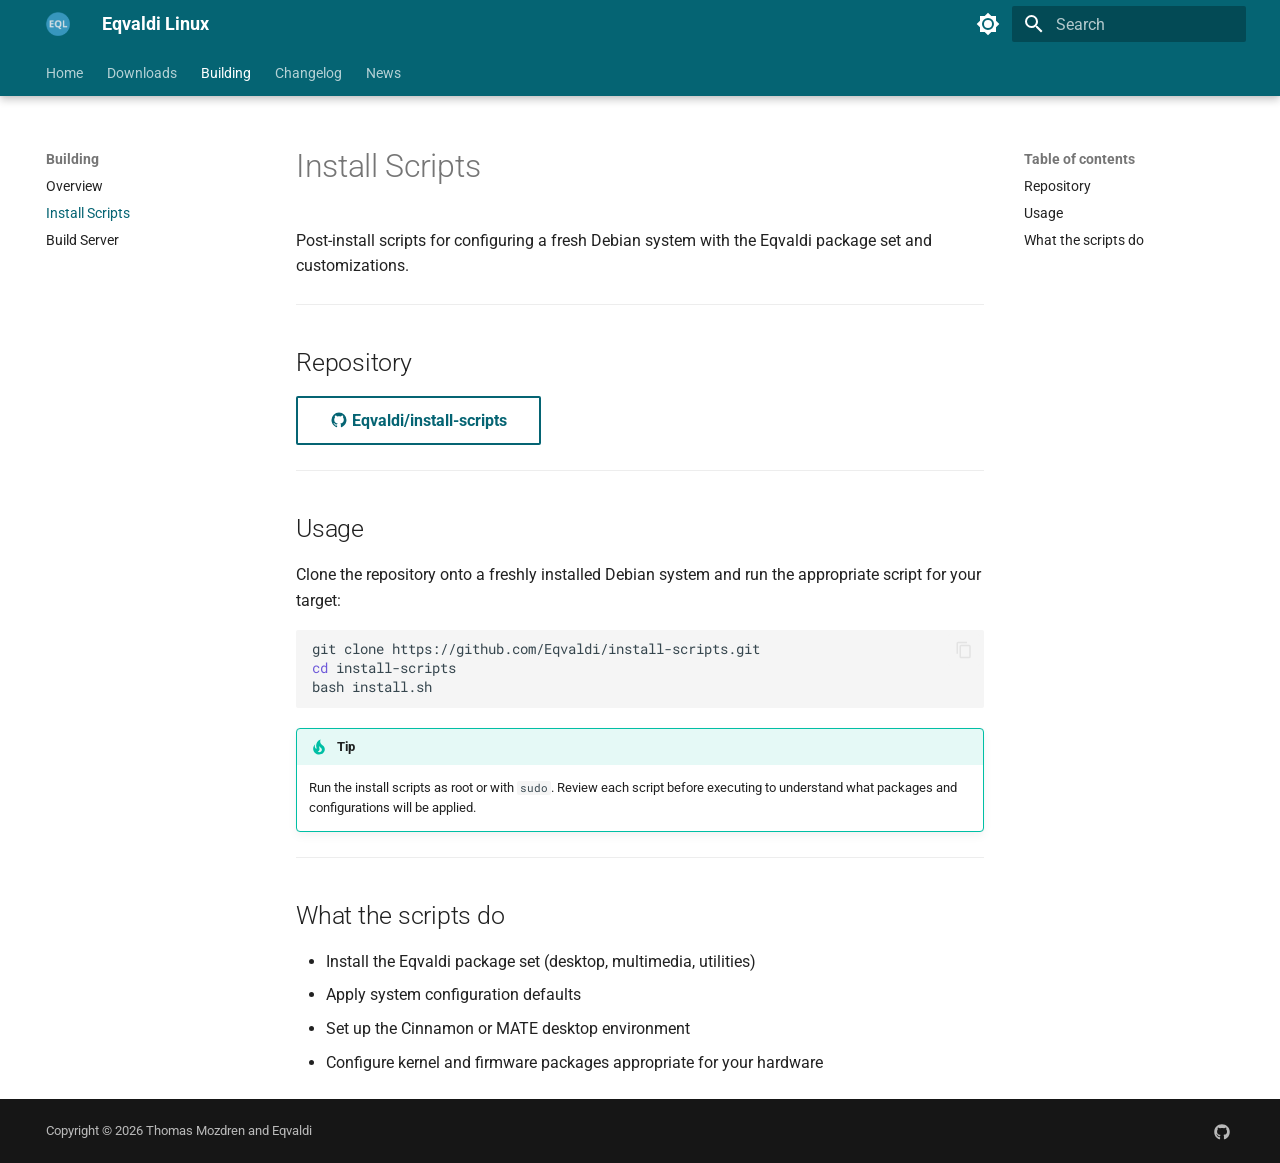
<file: building/install-scripts/index.html>
<!doctype html>
<html lang="en" class="no-js">
  <head>
    
      <meta charset="utf-8">
      <meta name="viewport" content="width=device-width,initial-scale=1">
      
        <meta name="description" content="A minimal, Debian-based Linux distribution built on Armbian — optimized for performance across x86 and ARM platforms.">
      
      
        <meta name="author" content="Thomas Mozdren">
      
      
        <link rel="canonical" href="https://eqvaldi.github.io/building/install-scripts/">
      
      
        <link rel="prev" href="../">
      
      
        <link rel="next" href="../build-server/">
      
      
        
      
      
      <link rel="icon" href="../../assets/logo.png">
      <meta name="generator" content="mkdocs-1.6.1, mkdocs-material-9.8.2">
    
    
      
        <title>Install Scripts - Eqvaldi Linux</title>
      
    
    
      <link rel="stylesheet" href="../../assets/stylesheets/main.57a0d79d.min.css">
      
        
        <link rel="stylesheet" href="../../assets/stylesheets/palette.fb2fffe2.min.css">
      
      


    
    
      
    
    
      
        
        
        <link rel="preconnect" href="https://fonts.gstatic.com" crossorigin>
        <link rel="stylesheet" href="https://fonts.googleapis.com/css?family=Roboto:300,300i,400,400i,700,700i%7CRoboto+Mono:400,400i,700,700i&display=fallback">
        <style>:root{--md-text-font:"Roboto";--md-code-font:"Roboto Mono"}</style>
      
    
    
      <link rel="stylesheet" href="../../stylesheets/colors.css">
    
      <link rel="stylesheet" href="../../stylesheets/extra.css">
    
    <script>__md_scope=new URL("../..",location),__md_hash=e=>[...e].reduce(((e,_)=>(e<<5)-e+_.charCodeAt(0)),0),__md_get=(e,_=localStorage,t=__md_scope)=>JSON.parse(_.getItem(t.pathname+"."+e)),__md_set=(e,_,t=localStorage,a=__md_scope)=>{try{t.setItem(a.pathname+"."+e,JSON.stringify(_))}catch(e){}}</script>
    
      

    
    
  </head>
  
  
    
    
      
    
    
    
    
    <body dir="ltr" data-md-color-scheme="slate" data-md-color-primary="custom" data-md-color-accent="custom">
  
    
    <input class="md-toggle" data-md-toggle="drawer" type="checkbox" id="__drawer" autocomplete="off">
    <input class="md-toggle" data-md-toggle="search" type="checkbox" id="__search" autocomplete="off">
    <label class="md-overlay" for="__drawer"></label>
    <div data-md-component="skip">
      
        
        <a href="#install-scripts" class="md-skip">
          Skip to content
        </a>
      
    </div>
    <div data-md-component="announce">
      
    </div>
    
    
      

  

<header class="md-header md-header--shadow md-header--lifted" data-md-component="header">
  <nav class="md-header__inner md-grid" aria-label="Header">
    <a href="../.." title="Eqvaldi Linux" class="md-header__button md-logo" aria-label="Eqvaldi Linux" data-md-component="logo">
      
  <img src="../../assets/logo.png" alt="logo">

    </a>
    <label class="md-header__button md-icon" for="__drawer">
      
      <svg xmlns="http://www.w3.org/2000/svg" viewBox="0 0 24 24"><path d="M3 6h18v2H3zm0 5h18v2H3zm0 5h18v2H3z"/></svg>
    </label>
    <div class="md-header__title" data-md-component="header-title">
      <div class="md-header__ellipsis">
        <div class="md-header__topic">
          <span class="md-ellipsis">
            Eqvaldi Linux
          </span>
        </div>
        <div class="md-header__topic" data-md-component="header-topic">
          <span class="md-ellipsis">
            
              Install Scripts
            
          </span>
        </div>
      </div>
    </div>
    
      
        <form class="md-header__option" data-md-component="palette">
  
    
    
    
    <input class="md-option" data-md-color-media="(prefers-color-scheme: dark)" data-md-color-scheme="slate" data-md-color-primary="custom" data-md-color-accent="custom"  aria-label="Switch to light mode"  type="radio" name="__palette" id="__palette_0">
    
      <label class="md-header__button md-icon" title="Switch to light mode" for="__palette_1" hidden>
        <svg xmlns="http://www.w3.org/2000/svg" viewBox="0 0 24 24"><path d="M12 18c-.89 0-1.74-.2-2.5-.55C11.56 16.5 13 14.42 13 12s-1.44-4.5-3.5-5.45C10.26 6.2 11.11 6 12 6a6 6 0 0 1 6 6 6 6 0 0 1-6 6m8-9.31V4h-4.69L12 .69 8.69 4H4v4.69L.69 12 4 15.31V20h4.69L12 23.31 15.31 20H20v-4.69L23.31 12z"/></svg>
      </label>
    
  
    
    
    
    <input class="md-option" data-md-color-media="(prefers-color-scheme: light)" data-md-color-scheme="default" data-md-color-primary="custom" data-md-color-accent="custom"  aria-label="Switch to dark mode"  type="radio" name="__palette" id="__palette_1">
    
      <label class="md-header__button md-icon" title="Switch to dark mode" for="__palette_0" hidden>
        <svg xmlns="http://www.w3.org/2000/svg" viewBox="0 0 24 24"><path d="M12 8a4 4 0 0 0-4 4 4 4 0 0 0 4 4 4 4 0 0 0 4-4 4 4 0 0 0-4-4m0 10a6 6 0 0 1-6-6 6 6 0 0 1 6-6 6 6 0 0 1 6 6 6 6 0 0 1-6 6m8-9.31V4h-4.69L12 .69 8.69 4H4v4.69L.69 12 4 15.31V20h4.69L12 23.31 15.31 20H20v-4.69L23.31 12z"/></svg>
      </label>
    
  
</form>
      
    
    
      <script>var palette=__md_get("__palette");if(palette&&palette.color){if("(prefers-color-scheme)"===palette.color.media){var media=matchMedia("(prefers-color-scheme: light)"),input=document.querySelector(media.matches?"[data-md-color-media='(prefers-color-scheme: light)']":"[data-md-color-media='(prefers-color-scheme: dark)']");palette.color.media=input.getAttribute("data-md-color-media"),palette.color.scheme=input.getAttribute("data-md-color-scheme"),palette.color.primary=input.getAttribute("data-md-color-primary"),palette.color.accent=input.getAttribute("data-md-color-accent")}for(var[key,value]of Object.entries(palette.color))document.body.setAttribute("data-md-color-"+key,value)}</script>
    
    
    
      
      
        <label class="md-header__button md-icon" for="__search">
          
          <svg xmlns="http://www.w3.org/2000/svg" viewBox="0 0 24 24"><path d="M9.5 3A6.5 6.5 0 0 1 16 9.5c0 1.61-.59 3.09-1.56 4.23l.27.27h.79l5 5-1.5 1.5-5-5v-.79l-.27-.27A6.52 6.52 0 0 1 9.5 16 6.5 6.5 0 0 1 3 9.5 6.5 6.5 0 0 1 9.5 3m0 2C7 5 5 7 5 9.5S7 14 9.5 14 14 12 14 9.5 12 5 9.5 5"/></svg>
        </label>
        <div class="md-search" data-md-component="search" role="dialog">
  <label class="md-search__overlay" for="__search"></label>
  <div class="md-search__inner" role="search">
    <form class="md-search__form" name="search">
      <input type="text" class="md-search__input" name="query" aria-label="Search" placeholder="Search" autocapitalize="off" autocorrect="off" autocomplete="off" spellcheck="false" data-md-component="search-query" required>
      <label class="md-search__icon md-icon" for="__search">
        
        <svg xmlns="http://www.w3.org/2000/svg" viewBox="0 0 24 24"><path d="M9.5 3A6.5 6.5 0 0 1 16 9.5c0 1.61-.59 3.09-1.56 4.23l.27.27h.79l5 5-1.5 1.5-5-5v-.79l-.27-.27A6.52 6.52 0 0 1 9.5 16 6.5 6.5 0 0 1 3 9.5 6.5 6.5 0 0 1 9.5 3m0 2C7 5 5 7 5 9.5S7 14 9.5 14 14 12 14 9.5 12 5 9.5 5"/></svg>
        
        <svg xmlns="http://www.w3.org/2000/svg" viewBox="0 0 24 24"><path d="M20 11v2H8l5.5 5.5-1.42 1.42L4.16 12l7.92-7.92L13.5 5.5 8 11z"/></svg>
      </label>
      <nav class="md-search__options" aria-label="Search">
        
        <button type="reset" class="md-search__icon md-icon" title="Clear" aria-label="Clear" tabindex="-1">
          
          <svg xmlns="http://www.w3.org/2000/svg" viewBox="0 0 24 24"><path d="M19 6.41 17.59 5 12 10.59 6.41 5 5 6.41 10.59 12 5 17.59 6.41 19 12 13.41 17.59 19 19 17.59 13.41 12z"/></svg>
        </button>
      </nav>
      
        <div class="md-search__suggest" data-md-component="search-suggest"></div>
      
    </form>
    <div class="md-search__output">
      <div class="md-search__scrollwrap" tabindex="0" data-md-scrollfix>
        <div class="md-search-result" data-md-component="search-result">
          <div class="md-search-result__meta">
            Initializing search
          </div>
          <ol class="md-search-result__list" role="presentation"></ol>
        </div>
      </div>
    </div>
  </div>
</div>
      
    
    
  </nav>
  
    
      
<nav class="md-tabs" aria-label="Tabs" data-md-component="tabs">
  <div class="md-grid">
    <ul class="md-tabs__list">
      
        
  
  
  
  
    <li class="md-tabs__item">
      <a href="../.." class="md-tabs__link">
        
  
  
    
  
  Home

      </a>
    </li>
  

      
        
  
  
  
  
    <li class="md-tabs__item">
      <a href="../../downloads/" class="md-tabs__link">
        
  
  
    
  
  Downloads

      </a>
    </li>
  

      
        
  
  
  
    
  
  
    
    
      <li class="md-tabs__item md-tabs__item--active">
        <a href="../" class="md-tabs__link">
          
  
  
  Building

        </a>
      </li>
    
  

      
        
  
  
  
  
    <li class="md-tabs__item">
      <a href="../../changelog/" class="md-tabs__link">
        
  
  
    
  
  Changelog

      </a>
    </li>
  

      
        
  
  
  
  
    <li class="md-tabs__item">
      <a href="../../news/" class="md-tabs__link">
        
  
  
    
  
  News

      </a>
    </li>
  

      
    </ul>
  </div>
</nav>
    
  
</header>
    
    <div class="md-container" data-md-component="container">
      
      
        
      
      <main class="md-main" data-md-component="main">
        <div class="md-main__inner md-grid">
          
            
              
              <div class="md-sidebar md-sidebar--primary" data-md-component="sidebar" data-md-type="navigation" >
                <div class="md-sidebar__scrollwrap">
                  <div class="md-sidebar__inner">
                    


  


<nav class="md-nav md-nav--primary md-nav--lifted" aria-label="Navigation" data-md-level="0">
  <label class="md-nav__title" for="__drawer">
    <a href="../.." title="Eqvaldi Linux" class="md-nav__button md-logo" aria-label="Eqvaldi Linux" data-md-component="logo">
      
  <img src="../../assets/logo.png" alt="logo">

    </a>
    Eqvaldi Linux
  </label>
  
  <ul class="md-nav__list" data-md-scrollfix>
    
      
      
  
  
  
  
    <li class="md-nav__item">
      <a href="../.." class="md-nav__link">
        
  
  
  <span class="md-ellipsis">
    
  
    Home
  

    
  </span>
  
  

      </a>
    </li>
  

    
      
      
  
  
  
  
    <li class="md-nav__item">
      <a href="../../downloads/" class="md-nav__link">
        
  
  
  <span class="md-ellipsis">
    
  
    Downloads
  

    
  </span>
  
  

      </a>
    </li>
  

    
      
      
  
  
    
  
  
  
    
    
    
    
      
        
        
      
      
        
      
    
    
    <li class="md-nav__item md-nav__item--active md-nav__item--section md-nav__item--nested">
      
        
        
        <input class="md-nav__toggle md-toggle " type="checkbox" id="__nav_3" checked>
        
          
          <label class="md-nav__link" for="__nav_3" id="__nav_3_label" tabindex="">
            
  
  
  <span class="md-ellipsis">
    
  
    Building
  

    
  </span>
  
  

            <span class="md-nav__icon md-icon"></span>
          </label>
        
        <nav class="md-nav" data-md-level="1" aria-labelledby="__nav_3_label" aria-expanded="true">
          <label class="md-nav__title" for="__nav_3">
            <span class="md-nav__icon md-icon"></span>
            
  
    Building
  

          </label>
          <ul class="md-nav__list" data-md-scrollfix>
            
              
                
  
  
  
  
    <li class="md-nav__item">
      <a href="../" class="md-nav__link">
        
  
  
  <span class="md-ellipsis">
    
  
    Overview
  

    
  </span>
  
  

      </a>
    </li>
  

              
            
              
                
  
  
    
  
  
  
    <li class="md-nav__item md-nav__item--active">
      
      <input class="md-nav__toggle md-toggle" type="checkbox" id="__toc">
      
      
        
      
      
        <label class="md-nav__link md-nav__link--active" for="__toc">
          
  
  
  <span class="md-ellipsis">
    
  
    Install Scripts
  

    
  </span>
  
  

          <span class="md-nav__icon md-icon"></span>
        </label>
      
      <a href="./" class="md-nav__link md-nav__link--active">
        
  
  
  <span class="md-ellipsis">
    
  
    Install Scripts
  

    
  </span>
  
  

      </a>
      
        

<nav class="md-nav md-nav--secondary" aria-label="Table of contents">
  
  
  
    
  
  
    <label class="md-nav__title" for="__toc">
      <span class="md-nav__icon md-icon"></span>
      Table of contents
    </label>
    <ul class="md-nav__list" data-md-component="toc" data-md-scrollfix>
      
        <li class="md-nav__item">
  <a href="#repository" class="md-nav__link">
    <span class="md-ellipsis">
      
        Repository
      
    </span>
  </a>
  
</li>
      
        <li class="md-nav__item">
  <a href="#usage" class="md-nav__link">
    <span class="md-ellipsis">
      
        Usage
      
    </span>
  </a>
  
</li>
      
        <li class="md-nav__item">
  <a href="#what-the-scripts-do" class="md-nav__link">
    <span class="md-ellipsis">
      
        What the scripts do
      
    </span>
  </a>
  
</li>
      
    </ul>
  
</nav>
      
    </li>
  

              
            
              
                
  
  
  
  
    <li class="md-nav__item">
      <a href="../build-server/" class="md-nav__link">
        
  
  
  <span class="md-ellipsis">
    
  
    Build Server
  

    
  </span>
  
  

      </a>
    </li>
  

              
            
          </ul>
        </nav>
      
    </li>
  

    
      
      
  
  
  
  
    <li class="md-nav__item">
      <a href="../../changelog/" class="md-nav__link">
        
  
  
  <span class="md-ellipsis">
    
  
    Changelog
  

    
  </span>
  
  

      </a>
    </li>
  

    
      
      
  
  
  
  
    <li class="md-nav__item">
      <a href="../../news/" class="md-nav__link">
        
  
  
  <span class="md-ellipsis">
    
  
    News
  

    
  </span>
  
  

      </a>
    </li>
  

    
  </ul>
</nav>
                  </div>
                </div>
              </div>
            
            
              
              <div class="md-sidebar md-sidebar--secondary" data-md-component="sidebar" data-md-type="toc" >
                <div class="md-sidebar__scrollwrap">
                  <div class="md-sidebar__inner">
                    

<nav class="md-nav md-nav--secondary" aria-label="Table of contents">
  
  
  
    
  
  
    <label class="md-nav__title" for="__toc">
      <span class="md-nav__icon md-icon"></span>
      Table of contents
    </label>
    <ul class="md-nav__list" data-md-component="toc" data-md-scrollfix>
      
        <li class="md-nav__item">
  <a href="#repository" class="md-nav__link">
    <span class="md-ellipsis">
      
        Repository
      
    </span>
  </a>
  
</li>
      
        <li class="md-nav__item">
  <a href="#usage" class="md-nav__link">
    <span class="md-ellipsis">
      
        Usage
      
    </span>
  </a>
  
</li>
      
        <li class="md-nav__item">
  <a href="#what-the-scripts-do" class="md-nav__link">
    <span class="md-ellipsis">
      
        What the scripts do
      
    </span>
  </a>
  
</li>
      
    </ul>
  
</nav>
                  </div>
                </div>
              </div>
            
          
          
            <div class="md-content" data-md-component="content">
              
              <article class="md-content__inner md-typeset">
                
                  



<h1 id="install-scripts">Install Scripts<a class="headerlink" href="#install-scripts" title="Permanent link">&para;</a></h1>
<p>Post-install scripts for configuring a fresh Debian system with the Eqvaldi package set and customizations.</p>
<hr />
<h2 id="repository">Repository<a class="headerlink" href="#repository" title="Permanent link">&para;</a></h2>
<p><a class="md-button" href="https://github.com/Eqvaldi/install-scripts"><span class="twemoji"><svg xmlns="http://www.w3.org/2000/svg" viewBox="0 0 24 24"><path d="M12 2A10 10 0 0 0 2 12c0 4.42 2.87 8.17 6.84 9.5.5.08.66-.23.66-.5v-1.69c-2.77.6-3.36-1.34-3.36-1.34-.46-1.16-1.11-1.47-1.11-1.47-.91-.62.07-.6.07-.6 1 .07 1.53 1.03 1.53 1.03.87 1.52 2.34 1.07 2.91.83.09-.65.35-1.09.63-1.34-2.22-.25-4.55-1.11-4.55-4.92 0-1.11.38-2 1.03-2.71-.1-.25-.45-1.29.1-2.64 0 0 .84-.27 2.75 1.02.79-.22 1.65-.33 2.5-.33s1.71.11 2.5.33c1.91-1.29 2.75-1.02 2.75-1.02.55 1.35.2 2.39.1 2.64.65.71 1.03 1.6 1.03 2.71 0 3.82-2.34 4.66-4.57 4.91.36.31.69.92.69 1.85V21c0 .27.16.59.67.5C19.14 20.16 22 16.42 22 12A10 10 0 0 0 12 2"/></svg></span> Eqvaldi/install-scripts</a></p>
<hr />
<h2 id="usage">Usage<a class="headerlink" href="#usage" title="Permanent link">&para;</a></h2>
<p>Clone the repository onto a freshly installed Debian system and run the appropriate script for your target:</p>
<div class="highlight"><pre><span></span><code>git<span class="w"> </span>clone<span class="w"> </span>https://github.com/Eqvaldi/install-scripts.git
<span class="nb">cd</span><span class="w"> </span>install-scripts
bash<span class="w"> </span>install.sh
</code></pre></div>
<div class="admonition tip">
<p class="admonition-title">Tip</p>
<p>Run the install scripts as root or with <code>sudo</code>. Review each script before executing to understand what packages and configurations will be applied.</p>
</div>
<hr />
<h2 id="what-the-scripts-do">What the scripts do<a class="headerlink" href="#what-the-scripts-do" title="Permanent link">&para;</a></h2>
<ul>
<li>Install the Eqvaldi package set (desktop, multimedia, utilities)</li>
<li>Apply system configuration defaults</li>
<li>Set up the Cinnamon or MATE desktop environment</li>
<li>Configure kernel and firmware packages appropriate for your hardware</li>
</ul>












                
              </article>
            </div>
          
          
  <script>var tabs=__md_get("__tabs");if(Array.isArray(tabs))e:for(var set of document.querySelectorAll(".tabbed-set")){var labels=set.querySelector(".tabbed-labels");for(var tab of tabs)for(var label of labels.getElementsByTagName("label"))if(label.innerText.trim()===tab){var input=document.getElementById(label.htmlFor);input.checked=!0;continue e}}</script>

<script>var target=document.getElementById(location.hash.slice(1));target&&target.name&&(target.checked=target.name.startsWith("__tabbed_"))</script>
        </div>
        
          <button type="button" class="md-top md-icon" data-md-component="top" hidden>
  
  <svg xmlns="http://www.w3.org/2000/svg" viewBox="0 0 24 24"><path d="M13 20h-2V8l-5.5 5.5-1.42-1.42L12 4.16l7.92 7.92-1.42 1.42L13 8z"/></svg>
  Back to top
</button>
        
      </main>
      
        <footer class="md-footer">
  
  <div class="md-footer-meta md-typeset">
    <div class="md-footer-meta__inner md-grid">
      <div class="md-copyright">
  
    <div class="md-copyright__highlight">
      Copyright &copy; 2026 Thomas Mozdren and Eqvaldi
    </div>
  
  
</div>
      
        
<div class="md-social">
  
    
    
    
    
    <a href="https://github.com/Eqvaldi" target="_blank" rel="noopener" title="Eqvaldi on GitHub" class="md-social__link">
      <svg xmlns="http://www.w3.org/2000/svg" viewBox="0 0 512 512"><!--! Font Awesome Free 7.1.0 by @fontawesome - https://fontawesome.com License - https://fontawesome.com/license/free (Icons: CC BY 4.0, Fonts: SIL OFL 1.1, Code: MIT License) Copyright 2025 Fonticons, Inc.--><path d="M173.9 397.4c0 2-2.3 3.6-5.2 3.6-3.3.3-5.6-1.3-5.6-3.6 0-2 2.3-3.6 5.2-3.6 3-.3 5.6 1.3 5.6 3.6m-31.1-4.5c-.7 2 1.3 4.3 4.3 4.9 2.6 1 5.6 0 6.2-2s-1.3-4.3-4.3-5.2c-2.6-.7-5.5.3-6.2 2.3m44.2-1.7c-2.9.7-4.9 2.6-4.6 4.9.3 2 2.9 3.3 5.9 2.6 2.9-.7 4.9-2.6 4.6-4.6-.3-1.9-3-3.2-5.9-2.9M252.8 8C114.1 8 8 113.3 8 252c0 110.9 69.8 205.8 169.5 239.2 12.8 2.3 17.3-5.6 17.3-12.1 0-6.2-.3-40.4-.3-61.4 0 0-70 15-84.7-29.8 0 0-11.4-29.1-27.8-36.6 0 0-22.9-15.7 1.6-15.4 0 0 24.9 2 38.6 25.8 21.9 38.6 58.6 27.5 72.9 20.9 2.3-16 8.8-27.1 16-33.7-55.9-6.2-112.3-14.3-112.3-110.5 0-27.5 7.6-41.3 23.6-58.9-2.6-6.5-11.1-33.3 2.6-67.9 20.9-6.5 69 27 69 27 20-5.6 41.5-8.5 62.8-8.5s42.8 2.9 62.8 8.5c0 0 48.1-33.6 69-27 13.7 34.7 5.2 61.4 2.6 67.9 16 17.7 25.8 31.5 25.8 58.9 0 96.5-58.9 104.2-114.8 110.5 9.2 7.9 17 22.9 17 46.4 0 33.7-.3 75.4-.3 83.6 0 6.5 4.6 14.4 17.3 12.1C436.2 457.8 504 362.9 504 252 504 113.3 391.5 8 252.8 8M105.2 352.9c-1.3 1-1 3.3.7 5.2 1.6 1.6 3.9 2.3 5.2 1 1.3-1 1-3.3-.7-5.2-1.6-1.6-3.9-2.3-5.2-1m-10.8-8.1c-.7 1.3.3 2.9 2.3 3.9 1.6 1 3.6.7 4.3-.7.7-1.3-.3-2.9-2.3-3.9-2-.6-3.6-.3-4.3.7m32.4 35.6c-1.6 1.3-1 4.3 1.3 6.2 2.3 2.3 5.2 2.6 6.5 1 1.3-1.3.7-4.3-1.3-6.2-2.2-2.3-5.2-2.6-6.5-1m-11.4-14.7c-1.6 1-1.6 3.6 0 5.9s4.3 3.3 5.6 2.3c1.6-1.3 1.6-3.9 0-6.2-1.4-2.3-4-3.3-5.6-2"/></svg>
    </a>
  
</div>
      
    </div>
  </div>
</footer>
      
    </div>
    <div class="md-dialog" data-md-component="dialog">
      <div class="md-dialog__inner md-typeset"></div>
    </div>
    
    
    
      
      
      <script id="__config" type="application/json">{"annotate": null, "base": "../..", "features": ["navigation.tabs", "navigation.tabs.sticky", "navigation.instant", "navigation.top", "navigation.sections", "search.suggest", "search.highlight", "content.code.copy", "content.tabs.link"], "search": "../../assets/javascripts/workers/search.a7633da7.min.js", "tags": null, "translations": {"clipboard.copied": "Copied to clipboard", "clipboard.copy": "Copy to clipboard", "search.result.more.one": "1 more on this page", "search.result.more.other": "# more on this page", "search.result.none": "No matching documents", "search.result.one": "1 matching document", "search.result.other": "# matching documents", "search.result.placeholder": "Type to start searching", "search.result.term.missing": "Missing", "select.version": "Select version"}, "version": null}</script>
    
    
      <script src="../../assets/javascripts/bundle.a5f9d56c.min.js"></script>
      
    
  </body>
</html>
</file>
<file: stylesheets/colors.css>
/* Eqvaldi — COLOR CONFIGURATION */

:root {
  /* Primary color — nav bar, active tabs, headings underline */
  /* Base: RGB(5, 100, 115) = #056473  HSL(188°, 92%, 24%)   */
  --eq-primary:             #056473;  /* deep teal — base            */
  --eq-primary-light:       #0D8FA5;  /* hover / lighter variant     */
  --eq-primary-dark:        #033B45;  /* active / pressed variant    */

  /* Accent color — links, buttons, highlighted UI elements */
  --eq-accent:              #1FAFC5;  /* bright teal — stands out on dark backgrounds */
  --eq-accent-transparent:  #1FAFC530; /* accent @ ~19% opacity, used for focus rings */

  /* Text colour rendered on top of primary/accent backgrounds */
  --eq-on-primary:          #ffffff;
  --eq-on-primary-muted:    #ffffffb3;
}
</file>
<file: stylesheets/extra.css>
/* Maps the variables in colors.css to Material for MkDocs internals.
   Do not add color values here — edit colors.css instead. */

[data-md-color-primary="custom"] {
  --md-primary-fg-color:        var(--eq-primary);
  --md-primary-fg-color--light: var(--eq-primary-light);
  --md-primary-fg-color--dark:  var(--eq-primary-dark);
  --md-primary-bg-color:        var(--eq-on-primary);
  --md-primary-bg-color--light: var(--eq-on-primary-muted);
}

[data-md-color-accent="custom"] {
  --md-accent-fg-color:              var(--eq-accent);
  --md-accent-fg-color--transparent: var(--eq-accent-transparent);
  --md-accent-bg-color:              var(--eq-on-primary);
  --md-accent-bg-color--light:       var(--eq-on-primary-muted);
}
</file>
<file: assets/stylesheets/main.57a0d79d.min.css>
@charset "UTF-8";html{box-sizing:border-box;-webkit-text-size-adjust:none;-moz-text-size-adjust:none;text-size-adjust:none}*,:after,:before{box-sizing:inherit}@media(prefers-reduced-motion){*,:after,:before{transition:none!important}}body{margin:0;-webkit-font-smoothing:antialiased;-moz-osx-font-smoothing:grayscale;--md-text-font-family:var(--md-text-font, _),
    -apple-system, BlinkMacSystemFont, Helvetica, Arial, sans-serif;--md-code-font-family:var(--md-code-font, _),
    SFMono-Regular, Consolas, Menlo, monospace}.md-typeset code:not(.focus-visible),a,button,input,label{-webkit-tap-highlight-color:transparent}a{color:inherit;text-decoration:none}hr{box-sizing:initial;display:block;height:.05rem;padding:0;overflow:visible;border:0}small{font-size:80%}sub,sup{line-height:1em}img{border-style:none}table{border-spacing:0;border-collapse:initial}td,th{font-weight:400;vertical-align:top}button{padding:0;margin:0;font-family:inherit;font-size:inherit;background:#0000;border:0}input{border:0;outline:none}:root{--md-primary-fg-color:#4051b5;--md-primary-fg-color--light:#5d6cc0;--md-primary-fg-color--dark:#303fa1;--md-primary-bg-color:#fff;--md-primary-bg-color--light:#ffffffb3;--md-accent-fg-color:#526cfe;--md-accent-fg-color--transparent:#526cfe1a;--md-accent-bg-color:#fff;--md-accent-bg-color--light:#ffffffb3;--md-typeset-table-sort-icon:url("data:image/svg+xml;charset=utf-8,<svg xmlns='http://www.w3.org/2000/svg' viewBox='0 0 24 24'><path d='m18 21-4-4h3V7h-3l4-4 4 4h-3v10h3M2 19v-2h10v2M2 13v-2h7v2M2 7V5h4v2z'/></svg>");--md-typeset-table-sort-icon--asc:url("data:image/svg+xml;charset=utf-8,<svg xmlns='http://www.w3.org/2000/svg' viewBox='0 0 24 24'><path d='M19 17h3l-4 4-4-4h3V3h2M2 17h10v2H2M6 5v2H2V5m0 6h7v2H2z'/></svg>");--md-typeset-table-sort-icon--desc:url("data:image/svg+xml;charset=utf-8,<svg xmlns='http://www.w3.org/2000/svg' viewBox='0 0 24 24'><path d='M19 7h3l-4-4-4 4h3v14h2M2 17h10v2H2M6 5v2H2V5m0 6h7v2H2z'/></svg>")}[data-md-color-scheme=default]{color-scheme:light}[data-md-color-scheme=default] img[src$="#gh-dark-mode-only"],[data-md-color-scheme=default] img[src$="#only-dark"]{display:none}:root,[data-md-color-scheme=default]{--md-hue:225deg;--md-default-fg-color:#000000de;--md-default-fg-color--light:#0000008a;--md-default-fg-color--lighter:#00000052;--md-default-fg-color--lightest:#00000012;--md-default-bg-color:#fff;--md-default-bg-color--light:#ffffffb3;--md-default-bg-color--lighter:#ffffff4d;--md-default-bg-color--lightest:#ffffff1f;--md-code-fg-color:#36464e;--md-code-bg-color:#f5f5f5;--md-code-bg-color--light:#f5f5f5b3;--md-code-bg-color--lighter:#f5f5f54d;--md-code-hl-color:#4287ff;--md-code-hl-color--light:#4287ff1a;--md-code-hl-number-color:#d52a2a;--md-code-hl-special-color:#db1457;--md-code-hl-function-color:#a846b9;--md-code-hl-constant-color:#6e59d9;--md-code-hl-keyword-color:#3f6ec6;--md-code-hl-string-color:#1c7d4d;--md-code-hl-name-color:var(--md-code-fg-color);--md-code-hl-operator-color:var(--md-default-fg-color--light);--md-code-hl-punctuation-color:var(--md-default-fg-color--light);--md-code-hl-comment-color:var(--md-default-fg-color--light);--md-code-hl-generic-color:var(--md-default-fg-color--light);--md-code-hl-variable-color:var(--md-default-fg-color--light);--md-typeset-color:var(--md-default-fg-color);--md-typeset-a-color:var(--md-primary-fg-color);--md-typeset-del-color:#f5503d26;--md-typeset-ins-color:#0bd57026;--md-typeset-kbd-color:#fafafa;--md-typeset-kbd-accent-color:#fff;--md-typeset-kbd-border-color:#b8b8b8;--md-typeset-mark-color:#ffff0080;--md-typeset-table-color:#0000001f;--md-typeset-table-color--light:#00000009;--md-admonition-fg-color:var(--md-default-fg-color);--md-admonition-bg-color:var(--md-default-bg-color);--md-warning-fg-color:#000000de;--md-warning-bg-color:#ff9;--md-footer-fg-color:#fff;--md-footer-fg-color--light:#ffffffb3;--md-footer-fg-color--lighter:#ffffff73;--md-footer-bg-color:#000000de;--md-footer-bg-color--dark:#00000052;--md-shadow-z1:0 0.2rem 0.5rem #0000000d,
    0 0 0.05rem #0000001a;--md-shadow-z2:0 0.2rem 0.5rem #0000001a,
    0 0 0.05rem #00000040;--md-shadow-z3:0 0.2rem 0.5rem #0003,
    0 0 0.05rem #00000059}.md-icon svg{display:block;width:1.2rem;height:1.2rem;fill:currentcolor}aside,body,input{font-family:var(--md-text-font-family);font-feature-settings:"kern","liga";color:var(--md-typeset-color)}code,kbd,pre{font-family:var(--md-code-font-family);font-feature-settings:"kern"}.md-typeset{font-size:.8rem;line-height:1.6;overflow-wrap:break-word;-webkit-print-color-adjust:exact;color-adjust:exact}@media print{.md-typeset{font-size:.68rem}.md-typeset code,.md-typeset kbd,.md-typeset pre{white-space:pre-wrap}}.md-typeset blockquote,.md-typeset dl,.md-typeset figure,.md-typeset ol,.md-typeset pre,.md-typeset ul{margin-top:1em;margin-bottom:1em}.md-typeset h1{margin:0 0 1.25em;font-size:2em;line-height:1.3;color:var(--md-default-fg-color--light)}.md-typeset h1,.md-typeset h2{font-weight:300;letter-spacing:-.01em}.md-typeset h2{margin:1.6em 0 .64em;font-size:1.5625em;line-height:1.4}.md-typeset h3{margin:1.6em 0 .8em;font-size:1.25em;font-weight:400;line-height:1.5;letter-spacing:-.01em}.md-typeset h2+h3{margin-top:.8em}.md-typeset h4{margin:1em 0;font-weight:700;letter-spacing:-.01em}.md-typeset h5,.md-typeset h6{margin:1.25em 0;font-size:.8em;font-weight:700;color:var(--md-default-fg-color--light);letter-spacing:-.01em}.md-typeset h5{text-transform:uppercase}.md-typeset h5 code{text-transform:none}.md-typeset hr{display:flow-root;margin:1.5em 0;border-bottom:.05rem solid var(--md-default-fg-color--lightest)}.md-typeset a{color:var(--md-typeset-a-color);word-break:break-word}.md-typeset a,.md-typeset a:before{transition:color 125ms}.md-typeset a:focus,.md-typeset a:hover{color:var(--md-accent-fg-color)}.md-typeset a:focus code,.md-typeset a:hover code{color:var(--md-accent-fg-color);background-color:var(--md-accent-fg-color--transparent)}.md-typeset a code{color:var(--md-typeset-a-color)}.md-typeset a.focus-visible{outline-color:var(--md-accent-fg-color);outline-offset:.2rem}.md-typeset code,.md-typeset kbd,.md-typeset pre{font-variant-ligatures:none;color:var(--md-code-fg-color);direction:ltr;transition:background-color 125ms}.md-typeset code{padding:0 .2941176471em;font-size:.85em;word-break:break-word;background-color:var(--md-code-bg-color);border-radius:.1rem;-webkit-box-decoration-break:clone;box-decoration-break:clone;transition:color 125ms,background-color 125ms}.md-typeset code:not(.focus-visible){outline:none}.md-typeset pre{position:relative;display:flow-root;line-height:1.4}.md-typeset pre>code{display:block;padding:.7720588235em 1.1764705882em;margin:0;overflow:auto;word-break:normal;touch-action:auto;scrollbar-color:var(--md-default-fg-color--lighter) #0000;scrollbar-width:thin;outline-color:var(--md-accent-fg-color);box-shadow:none;-webkit-box-decoration-break:slice;box-decoration-break:slice}.md-typeset pre>code:hover{scrollbar-color:var(--md-accent-fg-color) #0000}.md-typeset pre>code::-webkit-scrollbar{width:.2rem;height:.2rem}.md-typeset pre>code::-webkit-scrollbar-thumb{background-color:var(--md-default-fg-color--lighter)}.md-typeset pre>code::-webkit-scrollbar-thumb:hover{background-color:var(--md-accent-fg-color)}.md-typeset kbd{display:inline-block;padding:0 .6666666667em;font-size:.75em;color:var(--md-default-fg-color);word-break:break-word;vertical-align:text-top;background-color:var(--md-typeset-kbd-color);border-radius:.1rem;box-shadow:0 .1rem 0 .05rem var(--md-typeset-kbd-border-color),0 .1rem 0 var(--md-typeset-kbd-border-color),0 -.1rem .2rem var(--md-typeset-kbd-accent-color) inset}.md-typeset mark{color:inherit;word-break:break-word;background-color:var(--md-typeset-mark-color);-webkit-box-decoration-break:clone;box-decoration-break:clone}.md-typeset abbr{text-decoration:none;cursor:help}.md-typeset [data-preview],.md-typeset abbr{border-bottom:.05rem dotted var(--md-default-fg-color--light)}.md-typeset small{opacity:.75}[dir=ltr] .md-typeset sub,[dir=ltr] .md-typeset sup{margin-left:.078125em}[dir=rtl] .md-typeset sub,[dir=rtl] .md-typeset sup{margin-right:.078125em}[dir=ltr] .md-typeset blockquote{padding-left:.6rem;border-left:.2rem solid var(--md-default-fg-color--lighter)}[dir=rtl] .md-typeset blockquote{padding-right:.6rem;border-right:.2rem solid var(--md-default-fg-color--lighter)}.md-typeset blockquote{margin-left:0;margin-right:0;color:var(--md-default-fg-color--light)}.md-typeset ul{list-style-type:disc}.md-typeset ul[type]{list-style-type:revert-layer}[dir=ltr] .md-typeset ol,[dir=ltr] .md-typeset ol li ol,[dir=ltr] .md-typeset ol li ul,[dir=ltr] .md-typeset ul,[dir=ltr] .md-typeset ul li ol,[dir=ltr] .md-typeset ul li ul{margin-left:.625em}[dir=rtl] .md-typeset ol,[dir=rtl] .md-typeset ol li ol,[dir=rtl] .md-typeset ol li ul,[dir=rtl] .md-typeset ul,[dir=rtl] .md-typeset ul li ol,[dir=rtl] .md-typeset ul li ul{margin-right:.625em}.md-typeset ol,.md-typeset ul{padding:0}.md-typeset ol:not([hidden]),.md-typeset ul:not([hidden]){display:flow-root}.md-typeset ol ol,.md-typeset ul ol{list-style-type:lower-alpha}.md-typeset ol ol ol,.md-typeset ul ol ol{list-style-type:lower-roman}.md-typeset ol ol ol ol,.md-typeset ul ol ol ol{list-style-type:upper-alpha}.md-typeset ol ol ol ol ol,.md-typeset ul ol ol ol ol{list-style-type:upper-roman}.md-typeset ol[type],.md-typeset ul[type]{list-style-type:revert-layer}[dir=ltr] .md-typeset ol li,[dir=ltr] .md-typeset ul li{margin-left:1.25em}[dir=rtl] .md-typeset ol li,[dir=rtl] .md-typeset ul li{margin-right:1.25em}.md-typeset ol li,.md-typeset ul li{margin-bottom:.5em}.md-typeset ol li blockquote,.md-typeset ol li p,.md-typeset ul li blockquote,.md-typeset ul li p{margin:.5em 0}.md-typeset ol li:last-child,.md-typeset ul li:last-child{margin-bottom:0}.md-typeset ol li ol,.md-typeset ol li ul,.md-typeset ul li ol,.md-typeset ul li ul{margin-top:.5em;margin-bottom:.5em}[dir=ltr] .md-typeset dd{margin-left:1.875em}[dir=rtl] .md-typeset dd{margin-right:1.875em}.md-typeset dd{margin-top:1em;margin-bottom:1.5em}.md-typeset img,.md-typeset svg,.md-typeset video{max-width:100%;height:auto}.md-typeset img[align=left]{margin:1em 1em 1em 0}.md-typeset img[align=right]{margin:1em 0 1em 1em}.md-typeset img[align]:only-child{margin-top:0}.md-typeset figure{display:flow-root;width:fit-content;max-width:100%;margin:1em auto;text-align:center}.md-typeset figure img{display:block;margin:0 auto}.md-typeset figcaption{max-width:24rem;margin:1em auto;font-style:italic}.md-typeset iframe{max-width:100%}.md-typeset table:not([class]){display:inline-block;max-width:100%;overflow:auto;font-size:.64rem;touch-action:auto;background-color:var(--md-default-bg-color);border:.05rem solid var(--md-typeset-table-color);border-radius:.1rem}@media print{.md-typeset table:not([class]){display:table}}.md-typeset table:not([class])+*{margin-top:1.5em}.md-typeset table:not([class]) td>:first-child,.md-typeset table:not([class]) th>:first-child{margin-top:0}.md-typeset table:not([class]) td>:last-child,.md-typeset table:not([class]) th>:last-child{margin-bottom:0}.md-typeset table:not([class]) td:not([align]),.md-typeset table:not([class]) th:not([align]){text-align:left}[dir=rtl] .md-typeset table:not([class]) td:not([align]),[dir=rtl] .md-typeset table:not([class]) th:not([align]){text-align:right}.md-typeset table:not([class]) th{min-width:5rem;padding:.9375em 1.25em;font-weight:700;vertical-align:top}.md-typeset table:not([class]) td{padding:.9375em 1.25em;vertical-align:top;border-top:.05rem solid var(--md-typeset-table-color)}.md-typeset table:not([class]) tbody tr{transition:background-color 125ms}.md-typeset table:not([class]) tbody tr:hover{background-color:var(--md-typeset-table-color--light);box-shadow:0 .05rem 0 var(--md-default-bg-color) inset}.md-typeset table:not([class]) a{word-break:normal}.md-typeset table th[role=columnheader]{cursor:pointer}[dir=ltr] .md-typeset table th[role=columnheader]:after{margin-left:.5em}[dir=rtl] .md-typeset table th[role=columnheader]:after{margin-right:.5em}.md-typeset table th[role=columnheader]:after{display:inline-block;width:1.2em;height:1.2em;vertical-align:text-bottom;content:"";-webkit-mask-image:var(--md-typeset-table-sort-icon);mask-image:var(--md-typeset-table-sort-icon);-webkit-mask-repeat:no-repeat;mask-repeat:no-repeat;-webkit-mask-size:contain;mask-size:contain;transition:background-color 125ms}.md-typeset table th[role=columnheader]:hover:after{background-color:var(--md-default-fg-color--lighter)}.md-typeset table th[role=columnheader][aria-sort=ascending]:after{background-color:var(--md-default-fg-color--light);-webkit-mask-image:var(--md-typeset-table-sort-icon--asc);mask-image:var(--md-typeset-table-sort-icon--asc)}.md-typeset table th[role=columnheader][aria-sort=descending]:after{background-color:var(--md-default-fg-color--light);-webkit-mask-image:var(--md-typeset-table-sort-icon--desc);mask-image:var(--md-typeset-table-sort-icon--desc)}.md-typeset__scrollwrap{margin:1em -.8rem;overflow-x:auto;touch-action:auto}.md-typeset__table{display:inline-block;padding:0 .8rem;margin-bottom:.5em}@media print{.md-typeset__table{display:block}}html .md-typeset__table table{display:table;width:100%;margin:0;overflow:hidden}@media screen and (max-width:44.984375em){.md-content__inner>pre{margin:1em -.8rem}.md-content__inner>pre code{border-radius:0}}.md-typeset .md-author{position:relative;display:block;flex-shrink:0;width:1.6rem;height:1.6rem;overflow:hidden;border-radius:100%;transition:color 125ms,transform 125ms}.md-typeset .md-author img{display:block}.md-typeset .md-author--more{font-size:.6rem;font-weight:700;line-height:1.6rem;color:var(--md-default-fg-color--lighter);text-align:center;background:var(--md-default-fg-color--lightest)}.md-typeset .md-author--long{width:2.4rem;height:2.4rem}.md-typeset a.md-author{transform:scale(1)}.md-typeset a.md-author img{filter:grayscale(100%) opacity(75%);border-radius:100%;transition:filter 125ms}.md-typeset a.md-author:focus,.md-typeset a.md-author:hover{z-index:1;transform:scale(1.1)}.md-typeset a.md-author:focus img,.md-typeset a.md-author:hover img{filter:grayscale(0)}.md-banner{overflow:auto;color:var(--md-footer-fg-color);background-color:var(--md-footer-bg-color)}@media print{.md-banner{display:none}}.md-banner--warning{color:var(--md-warning-fg-color);background-color:var(--md-warning-bg-color)}.md-banner__inner{padding:0 .8rem;margin:.6rem auto;font-size:.7rem}[dir=ltr] .md-banner__button{float:right}[dir=rtl] .md-banner__button{float:left}.md-banner__button{color:inherit;cursor:pointer;transition:opacity .25s}.no-js .md-banner__button{display:none}.md-banner__button:hover{opacity:.7}html{height:100%;overflow-x:hidden;font-size:125%}@media screen and (min-width:100em){html{font-size:137.5%}}@media screen and (min-width:125em){html{font-size:150%}}body{position:relative;display:flex;flex-direction:column;width:100%;min-height:100%;font-size:.5rem;background-color:var(--md-default-bg-color)}@media print{body{display:block}}@media screen and (max-width:59.984375em){body[data-md-scrolllock]{position:fixed}}.md-grid{max-width:61rem;margin-left:auto;margin-right:auto}.md-container{display:flex;flex-grow:1;flex-direction:column}@media print{.md-container{display:block}}.md-main{flex-grow:1}.md-main__inner{display:flex;height:100%;margin-top:1.5rem}.md-ellipsis{overflow:hidden;text-overflow:ellipsis}.md-toggle{display:none}.md-option{position:absolute;width:0;height:0;opacity:0}.md-option:checked+label:not([hidden]){display:block}.md-option.focus-visible+label{outline-style:auto;outline-color:var(--md-accent-fg-color)}.md-skip{position:fixed;z-index:-1;padding:.3rem .5rem;margin:.5rem;font-size:.64rem;color:var(--md-default-bg-color);background-color:var(--md-default-fg-color);border-radius:.1rem;outline-color:var(--md-accent-fg-color);opacity:0;transform:translateY(.4rem)}.md-skip:focus{z-index:10;opacity:1;transition:transform .25s cubic-bezier(.4,0,.2,1),opacity 175ms 75ms;transform:translateY(0)}@page{margin:25mm}:root{--md-clipboard-icon:url("data:image/svg+xml;charset=utf-8,<svg xmlns='http://www.w3.org/2000/svg' viewBox='0 0 24 24'><path d='M19 21H8V7h11m0-2H8a2 2 0 0 0-2 2v14a2 2 0 0 0 2 2h11a2 2 0 0 0 2-2V7a2 2 0 0 0-2-2m-3-4H4a2 2 0 0 0-2 2v14h2V3h12z'/></svg>");--md-code-select-icon:url("data:image/svg+xml;charset=utf-8,<svg xmlns='http://www.w3.org/2000/svg' viewBox='0 0 24 24'><path d='M19 19h-4v2h4c1.1 0 2-.9 2-2v-4h-2m0-12h-4v2h4v4h2V5c0-1.1-.9-2-2-2M5 5h4V3H5c-1.1 0-2 .9-2 2v4h2m0 6H3v4c0 1.1.9 2 2 2h4v-2H5zm2-4h2v2H7zm4 0h2v2h-2zm4 0h2v2h-2zM7 7h2v2H7zm4 0h2v2h-2zm4 0h2v2h-2zm-8 8h2v2H7zm4 0h2v2h-2zm4 0h2v2h-2z'/></svg>");--md-code-copy-icon:url("data:image/svg+xml;charset=utf-8,<svg xmlns='http://www.w3.org/2000/svg' viewBox='0 0 24 24'><path d='M19 21H8V7h11m0-2H8a2 2 0 0 0-2 2v14a2 2 0 0 0 2 2h11a2 2 0 0 0 2-2V7a2 2 0 0 0-2-2m-3-4H4a2 2 0 0 0-2 2v14h2V3h12z'/></svg>")}.md-clipboard{z-index:1;width:1.5em;height:1.5em;color:var(--md-default-fg-color--lightest);cursor:pointer;border-radius:.1rem;outline-color:var(--md-accent-fg-color);outline-offset:.1rem;transition:color .25s}@media print{.md-clipboard{display:none}}.md-clipboard:not(.focus-visible){outline:none;-webkit-tap-highlight-color:transparent}:hover>.md-clipboard{color:var(--md-default-fg-color--light)}.md-clipboard:focus,.md-clipboard:hover{color:var(--md-accent-fg-color)}.md-clipboard:after{display:block;width:1.125em;height:1.125em;margin:0 auto;content:"";background-color:currentcolor;-webkit-mask-image:var(--md-clipboard-icon);mask-image:var(--md-clipboard-icon);-webkit-mask-repeat:no-repeat;mask-repeat:no-repeat;-webkit-mask-position:center;mask-position:center;-webkit-mask-size:contain;mask-size:contain}.md-clipboard--inline{cursor:pointer}.md-clipboard--inline code{transition:color .25s,background-color .25s}.md-clipboard--inline:focus code,.md-clipboard--inline:hover code{color:var(--md-accent-fg-color);background-color:var(--md-accent-fg-color--transparent)}.md-typeset .md-code__content{display:grid}.md-code__nav{position:absolute;top:.25em;right:.25em;z-index:1;display:flex;gap:.2rem;padding:.2rem;background-color:var(--md-code-bg-color--lighter);border-radius:.1rem;transition:background-color .25s}:hover>.md-code__nav{background-color:var(--md-code-bg-color--light)}.md-code__button{display:block;width:1.5em;height:1.5em;color:var(--md-default-fg-color--lightest);cursor:pointer;outline-color:var(--md-accent-fg-color);outline-offset:.1rem;transition:color .25s}:hover>*>.md-code__button{color:var(--md-default-fg-color--light)}.md-code__button.focus-visible,.md-code__button:hover{color:var(--md-accent-fg-color)}.md-code__button--active{color:var(--md-default-fg-color)!important}.md-code__button:after{display:block;width:1.125em;height:1.125em;margin:0 auto;content:"";background-color:currentcolor;-webkit-mask-repeat:no-repeat;mask-repeat:no-repeat;-webkit-mask-position:center;mask-position:center;-webkit-mask-size:contain;mask-size:contain}.md-code__button[data-md-type=select]:after{-webkit-mask-image:var(--md-code-select-icon);mask-image:var(--md-code-select-icon)}.md-code__button[data-md-type=copy]:after{-webkit-mask-image:var(--md-code-copy-icon);mask-image:var(--md-code-copy-icon)}@keyframes consent{0%{opacity:0;transform:translateY(100%)}to{opacity:1;transform:translateY(0)}}@keyframes overlay{0%{opacity:0}to{opacity:1}}.md-consent__overlay{position:fixed;top:0;z-index:5;width:100%;height:100%;background-color:#0000008a;-webkit-backdrop-filter:blur(.1rem);backdrop-filter:blur(.1rem);opacity:1;animation:overlay .25s both}.md-consent__inner{position:fixed;bottom:0;z-index:5;width:100%;max-height:100%;padding:0;overflow:auto;background-color:var(--md-default-bg-color);border:0;border-radius:.1rem;box-shadow:0 0 .2rem #0000001a,0 .2rem .4rem #0003;animation:consent .5s cubic-bezier(.1,.7,.1,1) both}.md-consent__form{padding:.8rem}.md-consent__settings{display:none;margin:1em 0}input:checked+.md-consent__settings{display:block}.md-consent__controls{margin-bottom:.8rem}.md-typeset .md-consent__controls .md-button{display:inline}@media screen and (max-width:44.984375em){.md-typeset .md-consent__controls .md-button{display:block;width:100%;margin-top:.4rem;text-align:center}}.md-consent label{cursor:pointer}.md-content{flex-grow:1;min-width:0}.md-content__inner{padding-top:.6rem;margin:0 .8rem 1.2rem}@media screen and (min-width:76.25em){[dir=ltr] .md-sidebar--primary:not([hidden])~.md-content>.md-content__inner,[dir=rtl] .md-sidebar--secondary:not([hidden])~.md-content>.md-content__inner{margin-left:1.2rem}[dir=ltr] .md-sidebar--secondary:not([hidden])~.md-content>.md-content__inner,[dir=rtl] .md-sidebar--primary:not([hidden])~.md-content>.md-content__inner{margin-right:1.2rem}}.md-content__inner:before{display:block;height:.4rem;content:""}.md-content__inner>:last-child{margin-bottom:0}[dir=ltr] .md-content__button{float:right;margin-left:.4rem}[dir=rtl] .md-content__button{float:left;margin-right:.4rem}.md-content__button{padding:0;margin:.4rem 0}@media print{.md-content__button{display:none}}.md-typeset .md-content__button{color:var(--md-default-fg-color--lighter)}.md-content__button svg{display:inline;vertical-align:top}[dir=rtl] .md-content__button svg{transform:scaleX(-1)}[dir=ltr] .md-dialog{right:.8rem}[dir=rtl] .md-dialog{left:.8rem}.md-dialog{position:fixed;bottom:.8rem;z-index:4;min-width:11.1rem;padding:.4rem .6rem;pointer-events:none;background-color:var(--md-default-fg-color);border-radius:.1rem;box-shadow:var(--md-shadow-z3);opacity:0;transition:transform 0s .4s,opacity .4s;transform:translateY(100%)}@media print{.md-dialog{display:none}}.md-dialog--active{pointer-events:auto;opacity:1;transition:transform .4s cubic-bezier(.075,.85,.175,1),opacity .4s;transform:translateY(0)}.md-dialog__inner{font-size:.7rem;color:var(--md-default-bg-color)}.md-feedback{margin:2em 0 1em;text-align:center}.md-feedback fieldset{padding:0;margin:0;border:none}.md-feedback__title{margin:1em auto;font-weight:700}.md-feedback__inner{position:relative}.md-feedback__list{position:relative;display:flex;flex-wrap:wrap;place-content:baseline center}.md-feedback__list:hover .md-icon:not(:disabled){color:var(--md-default-fg-color--lighter)}:disabled .md-feedback__list{min-height:1.8rem}.md-feedback__icon{flex-shrink:0;margin:0 .1rem;color:var(--md-default-fg-color--light);cursor:pointer;transition:color 125ms}.md-feedback__icon:not(:disabled).md-icon:hover{color:var(--md-accent-fg-color)}.md-feedback__icon:disabled{color:var(--md-default-fg-color--lightest);pointer-events:none}.md-feedback__note{position:relative;opacity:0;transition:transform .4s cubic-bezier(.1,.7,.1,1),opacity .15s;transform:translateY(.4rem)}.md-feedback__note>*{max-width:16rem;margin:0 auto}:disabled .md-feedback__note{opacity:1;transform:translateY(0)}@media print{.md-feedback,.md-footer{display:none}}.md-footer{color:var(--md-footer-fg-color);background-color:var(--md-footer-bg-color)}.md-footer__inner{justify-content:space-between;padding:.2rem;overflow:auto}.md-footer__inner:not([hidden]){display:flex}.md-footer__link{display:flex;flex-grow:.01;align-items:end;max-width:100%;margin-top:1rem;margin-bottom:.4rem;overflow:hidden;outline-color:var(--md-accent-fg-color);transition:opacity .25s}.md-footer__link:focus,.md-footer__link:hover{opacity:.7}[dir=rtl] .md-footer__link svg{transform:scaleX(-1)}@media screen and (max-width:44.984375em){.md-footer__link--prev{flex-shrink:0}.md-footer__link--prev .md-footer__title{display:none}}[dir=ltr] .md-footer__link--next{margin-left:auto}.md-footer__link--next{text-align:right}[dir=rtl] .md-footer__link--next{margin-right:auto;text-align:left}.md-footer__title{flex-grow:1;max-width:calc(100% - 2.4rem);padding:0 1rem;margin-bottom:.7rem;font-size:.9rem;white-space:nowrap}.md-footer__button{padding:.4rem;margin:.2rem}.md-footer__direction{font-size:.64rem;opacity:.7}.md-footer-meta{background-color:var(--md-footer-bg-color--dark)}.md-footer-meta__inner{display:flex;flex-wrap:wrap;justify-content:space-between;padding:.2rem}html .md-footer-meta.md-typeset a{color:var(--md-footer-fg-color--light)}html .md-footer-meta.md-typeset a:focus,html .md-footer-meta.md-typeset a:hover{color:var(--md-footer-fg-color)}.md-copyright{width:100%;padding:.4rem 0;margin:auto .6rem;font-size:.64rem;color:var(--md-footer-fg-color--lighter)}.md-copyright__highlight{color:var(--md-footer-fg-color--light)}.md-social{display:inline-flex;gap:.2rem;padding:.2rem 0 .6rem;margin:0 .4rem}@media screen and (min-width:45em){.md-copyright{width:auto}.md-social{padding:.6rem 0}}.md-social__link{display:inline-block;width:1.6rem;height:1.6rem;text-align:center}.md-social__link:before{line-height:1.9}.md-social__link svg{max-height:.8rem;vertical-align:-25%;fill:currentcolor}.md-typeset .md-button{display:inline-block;padding:.625em 2em;font-weight:700;color:var(--md-primary-fg-color);cursor:pointer;border:.1rem solid;border-radius:.1rem;transition:color 125ms,background-color 125ms,border-color 125ms}.md-typeset .md-button--primary{color:var(--md-primary-bg-color);background-color:var(--md-primary-fg-color);border-color:var(--md-primary-fg-color)}.md-typeset .md-button:focus,.md-typeset .md-button:hover{color:var(--md-accent-bg-color);background-color:var(--md-accent-fg-color);border-color:var(--md-accent-fg-color)}[dir=ltr] .md-typeset .md-input,[dir=rtl] .md-typeset .md-input{border-top-left-radius:.1rem}[dir=ltr] .md-typeset .md-input,[dir=rtl] .md-typeset .md-input{border-top-right-radius:.1rem}.md-typeset .md-input{height:1.8rem;padding:0 .6rem;font-size:.8rem;border-bottom:.1rem solid var(--md-default-fg-color--lighter);box-shadow:var(--md-shadow-z1);transition:border .25s,box-shadow .25s}.md-typeset .md-input:focus,.md-typeset .md-input:hover{border-bottom-color:var(--md-accent-fg-color);box-shadow:var(--md-shadow-z2)}.md-typeset .md-input--stretch{width:100%}.md-header{position:sticky;left:0;right:0;top:0;z-index:4;display:block;color:var(--md-primary-bg-color);background-color:var(--md-primary-fg-color);box-shadow:0 0 .2rem #0000,0 .2rem .4rem #0000}@media print{.md-header{display:none}}.md-header[hidden]{transition:transform .25s cubic-bezier(.8,0,.6,1),box-shadow .25s;transform:translateY(-100%)}.md-header--shadow{box-shadow:0 0 .2rem #0000001a,0 .2rem .4rem #0003;transition:transform .25s cubic-bezier(.1,.7,.1,1),box-shadow .25s}.md-header__inner{display:flex;align-items:center;padding:0 .2rem}.md-header__button{position:relative;z-index:1;padding:.4rem;margin:.2rem;color:currentcolor;vertical-align:middle;cursor:pointer;outline-color:var(--md-accent-fg-color);transition:opacity .25s}.md-header__button:hover{opacity:.7}.md-header__button:not([hidden]){display:inline-block}.md-header__button:not(.focus-visible){outline:none;-webkit-tap-highlight-color:transparent}.md-header__button.md-logo{padding:.4rem;margin:.2rem}@media screen and (max-width:76.234375em){.md-header__button.md-logo{display:none}}.md-header__button.md-logo img,.md-header__button.md-logo svg{display:block;width:auto;height:1.2rem;fill:currentcolor}@media screen and (min-width:60em){.md-header__button[for=__search]{display:none}}.no-js .md-header__button[for=__search]{display:none}[dir=rtl] .md-header__button[for=__search] svg{transform:scaleX(-1)}@media screen and (min-width:76.25em){.md-header__button[for=__drawer]{display:none}}.md-header__topic{position:absolute;display:flex;max-width:100%;white-space:nowrap;transition:transform .4s cubic-bezier(.1,.7,.1,1),opacity .15s}.md-header__topic+.md-header__topic{z-index:-1;pointer-events:none;opacity:0;transition:transform .4s cubic-bezier(1,.7,.1,.1),opacity .15s;transform:translateX(1.25rem)}[dir=rtl] .md-header__topic+.md-header__topic{transform:translateX(-1.25rem)}.md-draft,.md-header__topic:first-child,.md-nav__title{font-weight:700}[dir=ltr] .md-header__title{margin-left:1rem;margin-right:.4rem}[dir=rtl] .md-header__title{margin-right:1rem;margin-left:.4rem}.md-header__title{flex-grow:1;height:2.4rem;font-size:.9rem;line-height:2.4rem}.md-header__title--active .md-header__topic{z-index:-1;pointer-events:none;opacity:0;transition:transform .4s cubic-bezier(1,.7,.1,.1),opacity .15s;transform:translateX(-1.25rem)}[dir=rtl] .md-header__title--active .md-header__topic{transform:translateX(1.25rem)}.md-header__title--active .md-header__topic+.md-header__topic{z-index:0;pointer-events:auto;opacity:1;transition:transform .4s cubic-bezier(.1,.7,.1,1),opacity .15s;transform:translateX(0)}.md-header__title>.md-header__ellipsis{position:relative;width:100%;height:100%}.md-header__option{display:flex;flex-shrink:0;max-width:100%;white-space:nowrap;transition:max-width 0s .25s,opacity .25s .25s}[data-md-toggle=search]:checked~.md-header .md-header__option{max-width:0;opacity:0;transition:max-width,opacity}.md-header__option>input{bottom:0}.md-header__source{display:none}@media screen and (min-width:60em){[dir=ltr] .md-header__source{margin-left:1rem}[dir=rtl] .md-header__source{margin-right:1rem}.md-header__source{display:block;width:11.7rem;max-width:11.7rem}}@media screen and (min-width:76.25em){[dir=ltr] .md-header__source{margin-left:1.4rem}[dir=rtl] .md-header__source{margin-right:1.4rem}}.md-meta{font-size:.7rem;line-height:1.3;color:var(--md-default-fg-color--light)}.md-meta__list{display:inline-flex;flex-wrap:wrap;padding:0;margin:0;list-style:none}.md-meta__item:not(:last-child):after{margin-left:.2rem;margin-right:.2rem;content:"·"}.md-meta__link{color:var(--md-typeset-a-color)}.md-meta__link:focus,.md-meta__link:hover{color:var(--md-accent-fg-color)}.md-draft{display:inline-block;padding-left:.5714285714em;padding-right:.5714285714em;color:#fff;background-color:#ff1744;border-radius:.125em}:root{--md-nav-icon--prev:url("data:image/svg+xml;charset=utf-8,<svg xmlns='http://www.w3.org/2000/svg' viewBox='0 0 24 24'><path d='M20 11v2H8l5.5 5.5-1.42 1.42L4.16 12l7.92-7.92L13.5 5.5 8 11z'/></svg>");--md-nav-icon--next:url("data:image/svg+xml;charset=utf-8,<svg xmlns='http://www.w3.org/2000/svg' viewBox='0 0 24 24'><path d='M8.59 16.58 13.17 12 8.59 7.41 10 6l6 6-6 6z'/></svg>");--md-toc-icon:url("data:image/svg+xml;charset=utf-8,<svg xmlns='http://www.w3.org/2000/svg' viewBox='0 0 24 24'><path d='M3 9h14V7H3zm0 4h14v-2H3zm0 4h14v-2H3zm16 0h2v-2h-2zm0-10v2h2V7zm0 6h2v-2h-2z'/></svg>");--md-path-icon:url("data:image/svg+xml;charset=utf-8,<svg xmlns='http://www.w3.org/2000/svg' viewBox='0 0 24 24'><path d='M8.59 16.58 13.17 12 8.59 7.41 10 6l6 6-6 6z'/></svg>");--md-post-pin-icon:url("data:image/svg+xml;charset=utf-8,<svg xmlns='http://www.w3.org/2000/svg' viewBox='0 0 24 24'><path d='M16 12V4h1V2H7v2h1v8l-2 2v2h5.2v6h1.6v-6H18v-2z'/></svg>");--md-progress-value:0;--md-progress-delay:400ms;--md-search-result-icon:url("data:image/svg+xml;charset=utf-8,<svg xmlns='http://www.w3.org/2000/svg' viewBox='0 0 24 24'><path d='M14 2H6a2 2 0 0 0-2 2v16a2 2 0 0 0 2 2h7c-.41-.25-.8-.56-1.14-.9-.33-.33-.61-.7-.86-1.1H6V4h7v5h5v1.18c.71.16 1.39.43 2 .82V8zm6.31 16.9c1.33-2.11.69-4.9-1.4-6.22-2.11-1.33-4.91-.68-6.22 1.4-1.34 2.11-.69 4.89 1.4 6.22 1.46.93 3.32.93 4.79.02L22 23.39 23.39 22zm-3.81.1a2.5 2.5 0 0 1-2.5-2.5 2.5 2.5 0 0 1 2.5-2.5 2.5 2.5 0 0 1 2.5 2.5 2.5 2.5 0 0 1-2.5 2.5'/></svg>")}.md-nav,.md-nav__link .md-typeset{font-size:.7rem;line-height:1.3}.md-nav__title{display:block;padding:0 .6rem;overflow:hidden;color:var(--md-default-fg-color--light);text-overflow:ellipsis}.md-nav__title .md-nav__button{display:none}.md-nav__title .md-nav__button img{width:auto;height:100%}.md-nav__title .md-nav__button.md-logo img,.md-nav__title .md-nav__button.md-logo svg{display:block;width:auto;max-width:100%;height:2.4rem;object-fit:contain;fill:currentcolor}.md-nav__list{padding:0;margin:0;list-style:none}.md-nav__link{display:flex;gap:.4rem;align-items:flex-start;margin-top:.625em;scroll-snap-align:start;transition:color 125ms}.md-nav__link--passed,.md-nav__link--passed code{color:var(--md-default-fg-color--light)}.md-nav__item .md-nav__link--active,.md-nav__item .md-nav__link--active code{color:var(--md-typeset-a-color)}.md-nav__link .md-ellipsis{position:relative}.md-nav__link .md-ellipsis code{word-break:normal}[dir=ltr] .md-nav__link .md-icon:last-child{margin-left:auto}[dir=rtl] .md-nav__link .md-icon:last-child{margin-right:auto}.md-nav__link svg{position:relative;flex-shrink:0;height:1.3em;fill:currentcolor}.md-nav__link[for]:focus,.md-nav__link[for]:hover,.md-nav__link[href]:focus,.md-nav__link[href]:hover{color:var(--md-accent-fg-color);cursor:pointer}.md-nav__link[for]:focus code,.md-nav__link[for]:hover code,.md-nav__link[href]:focus code,.md-nav__link[href]:hover code{color:var(--md-accent-fg-color);background-color:var(--md-accent-fg-color--transparent)}.md-nav__link.focus-visible,.md-pagination__link.focus-visible{outline-color:var(--md-accent-fg-color);outline-offset:.2rem}.md-nav--primary .md-nav__link[for=__toc]{display:none}.md-nav--primary .md-nav__link[for=__toc] .md-icon:after{display:block;width:100%;height:100%;background-color:currentcolor;-webkit-mask-image:var(--md-toc-icon);mask-image:var(--md-toc-icon)}.md-nav--primary .md-nav__link[for=__toc]~.md-nav,.md-nav__source{display:none}.md-nav__container>.md-nav__link{margin-top:0}.md-nav__container>.md-nav__link:first-child{flex-grow:1;min-width:0}.md-nav__icon{flex-shrink:0}@media screen and (max-width:76.234375em){.md-nav--primary,.md-nav--primary .md-nav{position:absolute;left:0;right:0;top:0;z-index:1;display:flex;flex-direction:column;height:100%;background-color:var(--md-default-bg-color)}.md-nav--primary .md-nav__item,.md-nav--primary .md-nav__title{font-size:.8rem;line-height:1.5}.md-nav--primary .md-nav__title{position:relative;height:5.6rem;padding:3rem .8rem .2rem;line-height:2.4rem;color:var(--md-default-fg-color--light);white-space:nowrap;cursor:pointer;background-color:var(--md-default-fg-color--lightest)}[dir=ltr] .md-nav--primary .md-nav__title .md-nav__icon{left:.4rem}[dir=rtl] .md-nav--primary .md-nav__title .md-nav__icon{right:.4rem}.md-nav--primary .md-nav__title .md-nav__icon{position:absolute;top:.4rem;display:block;width:1.2rem;height:1.2rem;margin:.2rem}.md-nav--primary .md-nav__title .md-nav__icon:after{display:block;width:100%;height:100%;content:"";background-color:currentcolor;-webkit-mask-image:var(--md-nav-icon--prev);mask-image:var(--md-nav-icon--prev);-webkit-mask-repeat:no-repeat;mask-repeat:no-repeat;-webkit-mask-position:center;mask-position:center;-webkit-mask-size:contain;mask-size:contain}.md-nav--primary .md-nav__title~.md-nav__list{overflow-y:auto;touch-action:pan-y;scroll-snap-type:y mandatory;background-color:var(--md-default-bg-color);box-shadow:0 .05rem 0 var(--md-default-fg-color--lightest) inset}.md-nav--primary .md-nav__title~.md-nav__list>:first-child{border-top:0}.md-nav--primary .md-nav__title[for=__drawer]{font-weight:700;color:var(--md-primary-bg-color);background-color:var(--md-primary-fg-color)}.md-nav--primary .md-nav__title .md-logo{position:absolute;left:.2rem;right:.2rem;top:.2rem;display:block;padding:.4rem;margin:.2rem}.md-nav--primary .md-nav__list{flex:1}.md-nav--primary .md-nav__item{border-top:.05rem solid var(--md-default-fg-color--lightest)}.md-nav--primary .md-nav__item--active>.md-nav__link{color:var(--md-typeset-a-color)}.md-nav--primary .md-nav__item--active>.md-nav__link:focus,.md-nav--primary .md-nav__item--active>.md-nav__link:hover{color:var(--md-accent-fg-color)}.md-nav--primary .md-nav__link{padding:.6rem .8rem;margin-top:0}.md-nav--primary .md-nav__link svg{margin-top:.1em}.md-nav--primary .md-nav__link>.md-nav__link{padding:0}[dir=ltr] .md-nav--primary .md-nav__link .md-nav__icon{margin-right:-.2rem}[dir=rtl] .md-nav--primary .md-nav__link .md-nav__icon{margin-left:-.2rem}.md-nav--primary .md-nav__link .md-nav__icon{width:1.2rem;height:1.2rem;font-size:1.2rem}.md-nav--primary .md-nav__link .md-nav__icon:after{display:block;width:100%;height:100%;content:"";background-color:currentcolor;-webkit-mask-image:var(--md-nav-icon--next);mask-image:var(--md-nav-icon--next);-webkit-mask-repeat:no-repeat;mask-repeat:no-repeat;-webkit-mask-position:center;mask-position:center;-webkit-mask-size:contain;mask-size:contain}[dir=rtl] .md-nav--primary .md-nav__icon:after{transform:scale(-1)}.md-nav--primary .md-nav--secondary .md-nav{position:static;background-color:initial}[dir=ltr] .md-nav--primary .md-nav--secondary .md-nav .md-nav__link{padding-left:1.4rem}[dir=rtl] .md-nav--primary .md-nav--secondary .md-nav .md-nav__link{padding-right:1.4rem}[dir=ltr] .md-nav--primary .md-nav--secondary .md-nav .md-nav .md-nav__link{padding-left:2rem}[dir=rtl] .md-nav--primary .md-nav--secondary .md-nav .md-nav .md-nav__link{padding-right:2rem}[dir=ltr] .md-nav--primary .md-nav--secondary .md-nav .md-nav .md-nav .md-nav__link{padding-left:2.6rem}[dir=rtl] .md-nav--primary .md-nav--secondary .md-nav .md-nav .md-nav .md-nav__link{padding-right:2.6rem}[dir=ltr] .md-nav--primary .md-nav--secondary .md-nav .md-nav .md-nav .md-nav .md-nav__link{padding-left:3.2rem}[dir=rtl] .md-nav--primary .md-nav--secondary .md-nav .md-nav .md-nav .md-nav .md-nav__link{padding-right:3.2rem}.md-nav--secondary{background-color:initial}.md-nav__toggle~.md-nav{display:flex;opacity:0;transition:transform .25s cubic-bezier(.8,0,.6,1),opacity 125ms 50ms;transform:translateX(100%)}[dir=rtl] .md-nav__toggle~.md-nav{transform:translateX(-100%)}.md-nav__toggle:checked~.md-nav{opacity:1;transition:transform .25s cubic-bezier(.4,0,.2,1),opacity 125ms 125ms;transform:translateX(0)}.md-nav__toggle:checked~.md-nav>.md-nav__list{backface-visibility:hidden}}@media screen and (max-width:59.984375em){.md-nav--primary .md-nav__link[for=__toc]{display:flex}.md-nav--primary .md-nav__link[for=__toc] .md-icon:after{content:""}.md-nav--primary .md-nav__link[for=__toc]+.md-nav__link{display:none}.md-nav--primary .md-nav__link[for=__toc]~.md-nav{display:flex}.md-nav__source{display:block;padding:0 .2rem;color:var(--md-primary-bg-color);background-color:var(--md-primary-fg-color--dark)}}@media screen and (min-width:60em) and (max-width:76.234375em){.md-nav--integrated .md-nav__link[for=__toc]{display:flex}.md-nav--integrated .md-nav__link[for=__toc] .md-icon:after{content:""}.md-nav--integrated .md-nav__link[for=__toc]+.md-nav__link{display:none}.md-nav--integrated .md-nav__link[for=__toc]~.md-nav{display:flex}}@media screen and (min-width:60em){.md-nav{margin-bottom:-.4rem}.md-nav--secondary .md-nav__title{position:sticky;top:0;z-index:1;background:var(--md-default-bg-color);box-shadow:0 0 .4rem .4rem var(--md-default-bg-color)}.md-nav--secondary .md-nav__title[for=__toc]{scroll-snap-align:start}.md-nav--secondary .md-nav__title .md-nav__icon{display:none}[dir=ltr] .md-nav--secondary .md-nav__list{padding-left:.6rem}[dir=rtl] .md-nav--secondary .md-nav__list{padding-right:.6rem}.md-nav--secondary .md-nav__list{padding-bottom:.4rem}[dir=ltr] .md-nav--secondary .md-nav__item>.md-nav__link{margin-right:.4rem}[dir=rtl] .md-nav--secondary .md-nav__item>.md-nav__link{margin-left:.4rem}}@media screen and (min-width:76.25em){.md-nav{margin-bottom:-.4rem;transition:max-height .25s cubic-bezier(.86,0,.07,1)}.md-nav--primary .md-nav__title{position:sticky;top:0;z-index:1;background:var(--md-default-bg-color);box-shadow:0 0 .4rem .4rem var(--md-default-bg-color)}.md-nav--primary .md-nav__title[for=__drawer]{scroll-snap-align:start}.md-nav--primary .md-nav__title .md-nav__icon{display:none}[dir=ltr] .md-nav--primary .md-nav__list{padding-left:.6rem}[dir=rtl] .md-nav--primary .md-nav__list{padding-right:.6rem}.md-nav--primary .md-nav__list{padding-bottom:.4rem}[dir=ltr] .md-nav--primary .md-nav__item>.md-nav__link{margin-right:.4rem}[dir=rtl] .md-nav--primary .md-nav__item>.md-nav__link{margin-left:.4rem}.md-nav__toggle~.md-nav{display:grid;grid-template-rows:minmax(.4rem,0fr);visibility:collapse;opacity:0;transition:grid-template-rows .25s cubic-bezier(.86,0,.07,1),opacity .25s,visibility 0s .25s}.md-nav__toggle~.md-nav>.md-nav__list{overflow:hidden}.md-nav__toggle.md-toggle--indeterminate~.md-nav,.md-nav__toggle:checked~.md-nav{grid-template-rows:minmax(.4rem,1fr);visibility:visible;opacity:1;transition:grid-template-rows .25s cubic-bezier(.86,0,.07,1),opacity .15s .1s,visibility}.md-nav__toggle.md-toggle--indeterminate~.md-nav{transition:none}.md-nav__item--nested>.md-nav>.md-nav__title{display:none}.md-nav__item--section{display:block;margin:1.25em 0}.md-nav__item--section:last-child{margin-bottom:0}.md-nav__item--section>.md-nav__link{font-weight:700}.md-nav--lifted>.md-nav__list>.md-nav__item>[for],.md-nav__item--section>.md-nav__link[for]{color:var(--md-default-fg-color--light)}.md-nav--lifted>.md-nav__list>.md-nav__item--active>.md-nav__link:not(.md-nav__container),.md-nav__item--section>.md-nav__link:not(.md-nav__container){pointer-events:none}.md-nav__item--section>.md-nav__link .md-icon,.md-nav__item--section>.md-nav__link>[for]{display:none}[dir=ltr] .md-nav__item--section>.md-nav{margin-left:-.6rem}[dir=rtl] .md-nav__item--section>.md-nav{margin-right:-.6rem}.md-nav__item--section>.md-nav{display:block;visibility:visible;opacity:1}.md-nav__item--section>.md-nav>.md-nav__list>.md-nav__item{padding:0}.md-nav__icon{width:.9rem;height:.9rem;border-radius:100%;transition:background-color .25s}.md-nav__icon:hover{background-color:var(--md-accent-fg-color--transparent)}.md-nav__icon:after{display:inline-block;width:100%;height:100%;vertical-align:-.1rem;content:"";background-color:currentcolor;border-radius:100%;-webkit-mask-image:var(--md-nav-icon--next);mask-image:var(--md-nav-icon--next);-webkit-mask-repeat:no-repeat;mask-repeat:no-repeat;-webkit-mask-position:center;mask-position:center;-webkit-mask-size:contain;mask-size:contain;transition:transform .25s}[dir=rtl] .md-nav__icon:after{transform:rotate(180deg)}.md-nav__item--nested .md-nav__toggle:checked~.md-nav__link .md-nav__icon:after,.md-nav__item--nested .md-toggle--indeterminate~.md-nav__link .md-nav__icon:after{transform:rotate(90deg)}.md-nav--lifted>.md-nav__list>.md-nav__item,.md-nav--lifted>.md-nav__title{display:none}.md-nav--lifted>.md-nav__list>.md-nav__item--active{display:block}.md-nav--lifted>.md-nav__list>.md-nav__item--active>.md-nav__link{position:sticky;top:0;z-index:1;margin-top:0;background:var(--md-default-bg-color);box-shadow:0 0 .4rem .4rem var(--md-default-bg-color)}.md-nav--lifted>.md-nav__list>.md-nav__item--active.md-nav__item--section{margin:0}[dir=ltr] .md-nav--lifted>.md-nav__list>.md-nav__item>.md-nav:not(.md-nav--secondary){margin-left:-.6rem}[dir=rtl] .md-nav--lifted>.md-nav__list>.md-nav__item>.md-nav:not(.md-nav--secondary){margin-right:-.6rem}.md-nav--lifted .md-nav[data-md-level="1"]{grid-template-rows:minmax(.4rem,1fr);visibility:visible;opacity:1}[dir=ltr] .md-nav--integrated>.md-nav__list>.md-nav__item--active .md-nav--secondary{border-left:.05rem solid var(--md-primary-fg-color)}[dir=rtl] .md-nav--integrated>.md-nav__list>.md-nav__item--active .md-nav--secondary{border-right:.05rem solid var(--md-primary-fg-color)}.md-nav--integrated>.md-nav__list>.md-nav__item--active .md-nav--secondary{display:block;margin-bottom:1.25em;visibility:visible;opacity:1}.md-nav--integrated>.md-nav__list>.md-nav__item--active .md-nav--secondary>.md-nav__list{padding-bottom:0;overflow:visible}.md-nav--integrated>.md-nav__list>.md-nav__item--active .md-nav--secondary>.md-nav__title{display:none}}.md-pagination{gap:.4rem;font-size:.8rem;font-weight:700}.md-pagination,.md-pagination>*{display:flex;align-items:center;justify-content:center}.md-pagination>*{min-width:1.8rem;height:1.8rem;text-align:center;border-radius:.2rem}.md-pagination__current{color:var(--md-default-fg-color--light);background-color:var(--md-default-fg-color--lightest)}.md-pagination__link{transition:color 125ms,background-color 125ms}.md-pagination__link:focus,.md-pagination__link:hover{color:var(--md-accent-fg-color);background-color:var(--md-accent-fg-color--transparent)}.md-pagination__link:focus svg,.md-pagination__link:hover svg{color:var(--md-accent-fg-color)}.md-pagination__link svg{display:block;width:1.2rem;max-height:100%;color:var(--md-default-fg-color--lighter);fill:currentcolor}.md-path{padding-top:1.2rem;margin:0 .8rem;overflow:auto;font-size:.7rem}.md-path:not([hidden]){display:block}@media screen and (min-width:76.25em){.md-path{margin:0 1.2rem}}.md-path__list{display:flex;gap:.2rem;align-items:center;padding:0;margin:0;list-style:none}.md-path__item:not(:first-child){display:inline-flex;gap:.2rem;white-space:nowrap}.md-path__item:not(:first-child):before{display:inline;width:.8rem;height:.8rem;content:"";background-color:var(--md-default-fg-color--lighter);-webkit-mask-image:var(--md-path-icon);mask-image:var(--md-path-icon)}.md-path__link{display:flex;align-items:center;color:var(--md-default-fg-color--light)}.md-path__link:focus,.md-path__link:hover,.md-post .md-post__meta a:focus,.md-post .md-post__meta a:hover{color:var(--md-accent-fg-color)}.md-post__back{padding-bottom:1.2rem;margin-bottom:1.2rem;border-bottom:.05rem solid var(--md-default-fg-color--lightest)}@media screen and (max-width:76.234375em){.md-post__back{display:none}}[dir=rtl] .md-post__back svg{transform:scaleX(-1)}.md-post__authors{display:flex;flex-direction:column;gap:.6rem;margin:0 .6rem 1.2rem}.md-post .md-post__meta a{transition:color 125ms}.md-post__title{font-weight:700;color:var(--md-default-fg-color--light)}.md-post--excerpt{margin-bottom:3.2rem}.md-post--excerpt .md-post__header{display:flex;gap:.6rem;align-items:center;min-height:1.6rem}.md-post--excerpt .md-post__authors{display:inline-flex;flex-direction:row;gap:.2rem;align-items:center;min-height:2.4rem;margin:0}[dir=ltr] .md-post--excerpt .md-post__meta .md-meta__list{margin-right:.4rem}[dir=rtl] .md-post--excerpt .md-post__meta .md-meta__list{margin-left:.4rem}.md-post--excerpt .md-post__content>:first-child{--md-scroll-margin:6rem;margin-top:0}.md-post>.md-nav--secondary{margin:1em 0}.md-pin{padding:.2rem;margin-top:-.05rem;background:var(--md-default-fg-color--lightest);border-radius:1rem}.md-pin:after{display:block;width:.6rem;height:.6rem;margin:0 auto;content:"";background-color:currentcolor;-webkit-mask-image:var(--md-post-pin-icon);mask-image:var(--md-post-pin-icon);-webkit-mask-repeat:no-repeat;mask-repeat:no-repeat;-webkit-mask-position:center;mask-position:center;-webkit-mask-size:contain;mask-size:contain}.md-profile{display:flex;gap:.6rem;align-items:center;width:100%;font-size:.7rem;line-height:1.4}.md-profile__description{flex-grow:1}.md-content--post{display:flex}.md-content--post>.md-content__inner{flex-grow:1;min-width:0}@media screen and (min-width:76.25em){[dir=ltr] .md-content--post>.md-content__inner{margin-left:1.2rem}[dir=rtl] .md-content--post>.md-content__inner{margin-right:1.2rem}}@media screen and (max-width:76.234375em){.md-content--post{flex-flow:column-reverse}.md-sidebar.md-sidebar--post{position:static;width:100%;padding:0}.md-sidebar.md-sidebar--post .md-sidebar__scrollwrap{overflow:visible}.md-sidebar.md-sidebar--post .md-sidebar__inner{padding:0}.md-sidebar.md-sidebar--post .md-post__meta{margin-left:.6rem;margin-right:.6rem}.md-sidebar.md-sidebar--post .md-nav__item{display:inline;border:none}.md-sidebar.md-sidebar--post .md-nav__list{display:inline-flex;flex-wrap:wrap;gap:.6rem;padding-top:.6rem;padding-bottom:.6rem}.md-sidebar.md-sidebar--post .md-nav__link{padding:0}.md-sidebar.md-sidebar--post .md-nav{position:static;height:auto;margin-bottom:0}}.md-progress{position:fixed;top:0;z-index:4;width:100%;height:.075rem;background:var(--md-primary-bg-color);opacity:min(clamp(0,var(--md-progress-value),1),clamp(0,100 - var(--md-progress-value),1));transition:transform .5s cubic-bezier(.19,1,.22,1),opacity .25s var(--md-progress-delay);transform:scaleX(calc(var(--md-progress-value) * 1%));transform-origin:left}.md-search{position:relative}.no-js .md-search{display:none}.md-search__overlay{z-index:1;opacity:0}@media screen and (max-width:59.984375em){[dir=ltr] .md-search__overlay{left:-2.2rem}[dir=rtl] .md-search__overlay{right:-2.2rem}.md-search__overlay{position:absolute;top:-1rem;width:2rem;height:2rem;overflow:hidden;pointer-events:none;background-color:var(--md-default-bg-color);border-radius:1rem;transition:transform .3s .1s,opacity .2s .2s;transform-origin:center}[data-md-toggle=search]:checked~.md-header .md-search__overlay{opacity:1;transition:transform .4s,opacity .1s}}@media screen and (min-width:60em){.md-search{padding:.2rem 0}[dir=ltr] .md-search__overlay{left:0}[dir=rtl] .md-search__overlay{right:0}.md-search__overlay{position:fixed;top:0;width:0;height:0;cursor:pointer;background-color:#0000008a;transition:width 0s .25s,height 0s .25s,opacity .25s}[data-md-toggle=search]:checked~.md-header .md-search__overlay{width:100%;height:200vh;opacity:1;transition:width,height,opacity .25s}}@media screen and (max-width:29.984375em){[data-md-toggle=search]:checked~.md-header .md-search__overlay{transform:scale(45)}}@media screen and (min-width:30em) and (max-width:44.984375em){[data-md-toggle=search]:checked~.md-header .md-search__overlay{transform:scale(60)}}@media screen and (min-width:45em) and (max-width:59.984375em){[data-md-toggle=search]:checked~.md-header .md-search__overlay{transform:scale(75)}}.md-search__inner,.md-search__scrollwrap,.md-sidebar__scrollwrap{backface-visibility:hidden}@media screen and (max-width:59.984375em){[dir=ltr] .md-search__inner{left:0}.md-search__inner{position:fixed;top:0;z-index:2;width:0;height:0;overflow:hidden;opacity:0;transition:width 0s .3s,height 0s .3s,transform .15s cubic-bezier(.4,0,.2,1) .15s,opacity .15s .15s;transform:translateX(5%)}[dir=rtl] .md-search__inner{right:0;transform:translateX(-5%)}[data-md-toggle=search]:checked~.md-header .md-search__inner{width:100%;height:100%;opacity:1;transition:width,height,transform .15s cubic-bezier(.1,.7,.1,1) .15s,opacity .15s .15s;transform:translateX(0)}}@media screen and (min-width:60em){[dir=ltr] .md-search__inner{float:right}[dir=rtl] .md-search__inner{float:left}.md-search__inner{position:relative;width:11.7rem;padding:.1rem 0;transition:width .25s cubic-bezier(.1,.7,.1,1)}}@media screen and (min-width:60em) and (max-width:76.234375em){[data-md-toggle=search]:checked~.md-header .md-search__inner{width:23.4rem}}@media screen and (min-width:76.25em){[data-md-toggle=search]:checked~.md-header .md-search__inner{width:34.4rem}}.md-search__form{position:relative;z-index:2;height:2.4rem;background-color:var(--md-default-bg-color);box-shadow:0 0 .6rem #0000;transition:color .25s,background-color .25s}@media screen and (min-width:60em){.md-search__form{height:1.8rem;background-color:#00000042;border-radius:.1rem}.md-search__form:hover{background-color:#ffffff1f}}[data-md-toggle=search]:checked~.md-header .md-search__form{color:var(--md-default-fg-color);background-color:var(--md-default-bg-color);border-radius:.1rem .1rem 0 0;box-shadow:0 0 .6rem #00000012}[dir=ltr] .md-search__input{padding-left:3.6rem;padding-right:2.2rem}[dir=rtl] .md-search__input{padding-right:3.6rem;padding-left:2.2rem}.md-search__input{position:relative;z-index:2;width:100%;height:100%;font-size:.9rem;text-overflow:ellipsis;background:#0000}.md-search__input::placeholder{transition:color .25s}.md-search__input::placeholder,.md-search__input~.md-search__icon{color:var(--md-default-fg-color--light)}.md-search__input::-ms-clear{display:none}@media screen and (max-width:59.984375em){.md-search__input{width:100%;height:2.4rem;font-size:.9rem}}.md-search__icon{display:inline-block;width:1.2rem;height:1.2rem;cursor:pointer;transition:color .25s,opacity .25s}.md-search__icon:hover{opacity:.7}[dir=ltr] .md-search__icon[for=__search]{left:.5rem}[dir=rtl] .md-search__icon[for=__search]{right:.5rem}.md-search__icon[for=__search]{position:absolute;top:.3rem;z-index:2}[dir=rtl] .md-search__icon[for=__search] svg{transform:scaleX(-1)}@media screen and (max-width:59.984375em){[dir=ltr] .md-search__icon[for=__search]{left:.8rem}[dir=rtl] .md-search__icon[for=__search]{right:.8rem}.md-search__icon[for=__search]{top:.6rem}.md-search__icon[for=__search] svg:first-child{display:none}}@media screen and (min-width:60em){[dir=ltr] .md-search__input{padding-left:2.2rem}[dir=rtl] .md-search__input{padding-right:2.2rem}.md-search__input{font-size:.8rem;color:inherit}.md-search__input::placeholder{color:var(--md-primary-bg-color--light)}.md-search__input+.md-search__icon{color:var(--md-primary-bg-color)}[data-md-toggle=search]:checked~.md-header .md-search__input{text-overflow:clip}[data-md-toggle=search]:checked~.md-header .md-search__input+.md-search__icon{color:var(--md-default-fg-color--light)}[data-md-toggle=search]:checked~.md-header .md-search__input::placeholder{color:#0000}.md-search__icon[for=__search]{pointer-events:none}.md-search__icon[for=__search] svg:last-child{display:none}}[dir=ltr] .md-search__options{right:.5rem}[dir=rtl] .md-search__options{left:.5rem}.md-search__options{position:absolute;top:.3rem;z-index:2;pointer-events:none}@media screen and (max-width:59.984375em){[dir=ltr] .md-search__options{right:.8rem}[dir=rtl] .md-search__options{left:.8rem}.md-search__options{top:.6rem}}[dir=ltr] .md-search__options>.md-icon{margin-left:.2rem}[dir=rtl] .md-search__options>.md-icon{margin-right:.2rem}.md-search__options>.md-icon{color:var(--md-default-fg-color--light);opacity:0;transition:transform .15s cubic-bezier(.1,.7,.1,1),opacity .15s;transform:scale(.75)}.md-search__options>.md-icon:not(.focus-visible){outline:none;-webkit-tap-highlight-color:transparent}[data-md-toggle=search]:checked~.md-header .md-search__input:valid~.md-search__options>.md-icon{pointer-events:auto;opacity:1;transform:scale(1)}[data-md-toggle=search]:checked~.md-header .md-search__input:valid~.md-search__options>.md-icon:hover{opacity:.7}[dir=ltr] .md-search__suggest{padding-left:3.6rem;padding-right:2.2rem}[dir=rtl] .md-search__suggest{padding-right:3.6rem;padding-left:2.2rem}.md-search__suggest{position:absolute;top:0;display:flex;align-items:center;width:100%;height:100%;font-size:.9rem;color:var(--md-default-fg-color--lighter);white-space:pre;opacity:0;transition:opacity 50ms}[data-md-toggle=search]:checked~.md-header .md-search__suggest{opacity:1;transition:opacity .3s .1s}[dir=ltr] .md-search__output,[dir=rtl] .md-search__output{border-bottom-left-radius:.1rem}[dir=ltr] .md-search__output,[dir=rtl] .md-search__output{border-bottom-right-radius:.1rem}.md-search__output{position:absolute;z-index:1;width:100%;overflow:hidden}@media screen and (max-width:59.984375em){.md-search__output{top:2.4rem;bottom:0}}.md-search__scrollwrap{height:100%;overflow-y:auto;touch-action:pan-y;background-color:var(--md-default-bg-color)}@media(max-resolution:1dppx){.md-search__scrollwrap{transform:translateZ(0)}}@media screen and (min-width:60em) and (max-width:76.234375em){.md-search__scrollwrap{width:23.4rem}}@media screen and (min-width:76.25em){.md-search__scrollwrap{width:34.4rem}}@media screen and (min-width:60em){[dir=ltr] .md-search__suggest{padding-left:2.2rem}[dir=rtl] .md-search__suggest{padding-right:2.2rem}.md-search__suggest{font-size:.8rem}.md-search__output{top:1.9rem;opacity:0;transition:opacity .4s}[data-md-toggle=search]:checked~.md-header .md-search__output{box-shadow:var(--md-shadow-z3);opacity:1}.md-search__scrollwrap{max-height:0;scrollbar-color:var(--md-default-fg-color--lighter) #0000;scrollbar-width:thin}[data-md-toggle=search]:checked~.md-header .md-search__scrollwrap{max-height:75vh}.md-search__scrollwrap:hover{scrollbar-color:var(--md-accent-fg-color) #0000}.md-search__scrollwrap::-webkit-scrollbar{width:.2rem;height:.2rem}.md-search__scrollwrap::-webkit-scrollbar-thumb{background-color:var(--md-default-fg-color--lighter)}.md-search__scrollwrap::-webkit-scrollbar-thumb:hover{background-color:var(--md-accent-fg-color)}}.md-search-result{color:var(--md-default-fg-color);word-break:break-word}.md-search-result__meta{padding:0 .8rem;font-size:.64rem;line-height:1.8rem;color:var(--md-default-fg-color--light);scroll-snap-align:start;background-color:var(--md-default-fg-color--lightest)}@media screen and (min-width:60em){[dir=ltr] .md-search-result__meta{padding-left:2.2rem}[dir=rtl] .md-search-result__meta{padding-right:2.2rem}}.md-search-result__list{padding:0;margin:0;list-style:none;-webkit-user-select:none;user-select:none}.md-search-result__item{box-shadow:0 -.05rem var(--md-default-fg-color--lightest)}.md-search-result__item:first-child{box-shadow:none}.md-search-result__link{display:block;scroll-snap-align:start;outline:none;transition:background-color .25s}.md-search-result__link:focus,.md-search-result__link:hover{background-color:var(--md-accent-fg-color--transparent)}.md-search-result__link:last-child p:last-child{margin-bottom:.6rem}.md-search-result__more>summary{position:sticky;top:0;z-index:1;display:block;cursor:pointer;scroll-snap-align:start;outline:none}.md-search-result__more>summary::marker{display:none}.md-search-result__more>summary::-webkit-details-marker{display:none}.md-search-result__more>summary>div{padding:.75em .8rem;font-size:.64rem;color:var(--md-typeset-a-color);transition:color .25s,background-color .25s}@media screen and (min-width:60em){[dir=ltr] .md-search-result__more>summary>div{padding-left:2.2rem}[dir=rtl] .md-search-result__more>summary>div{padding-right:2.2rem}}.md-search-result__more>summary:focus>div,.md-search-result__more>summary:hover>div{color:var(--md-accent-fg-color);background-color:var(--md-accent-fg-color--transparent)}.md-search-result__more[open]>summary{background-color:var(--md-default-bg-color)}.md-search-result__article{position:relative;padding:0 .8rem;overflow:hidden}@media screen and (min-width:60em){[dir=ltr] .md-search-result__article{padding-left:2.2rem}[dir=rtl] .md-search-result__article{padding-right:2.2rem}}[dir=ltr] .md-search-result__icon{left:0}[dir=rtl] .md-search-result__icon{right:0}.md-search-result__icon{position:absolute;width:1.2rem;height:1.2rem;margin:.5rem;color:var(--md-default-fg-color--light)}@media screen and (max-width:59.984375em){.md-search-result__icon{display:none}}.md-search-result__icon:after{display:inline-block;width:100%;height:100%;content:"";background-color:currentcolor;-webkit-mask-image:var(--md-search-result-icon);mask-image:var(--md-search-result-icon);-webkit-mask-repeat:no-repeat;mask-repeat:no-repeat;-webkit-mask-position:center;mask-position:center;-webkit-mask-size:contain;mask-size:contain}[dir=rtl] .md-search-result__icon:after{transform:scaleX(-1)}.md-search-result .md-typeset{font-size:.64rem;line-height:1.6;color:var(--md-default-fg-color--light)}.md-search-result .md-typeset h1{margin:.55rem 0;font-size:.8rem;font-weight:400;line-height:1.4;color:var(--md-default-fg-color)}.md-search-result .md-typeset h1 mark,.md-search-result .md-typeset h2 mark{text-decoration:none}.md-search-result .md-typeset h2{font-weight:700;line-height:1.6}.md-search-result .md-typeset h2,.md-search-result__terms{margin:.5em 0;font-size:.64rem;color:var(--md-default-fg-color)}.md-search-result__terms{display:block;font-style:italic}.md-search-result mark{color:var(--md-accent-fg-color);text-decoration:underline;background-color:initial}.md-select{position:relative;z-index:1}.md-select__inner{position:absolute;top:calc(100% - .2rem);left:50%;max-height:0;margin-top:.2rem;color:var(--md-default-fg-color);background-color:var(--md-default-bg-color);border-radius:.1rem;box-shadow:var(--md-shadow-z2);opacity:0;transition:transform .25s 375ms,opacity .25s .25s,max-height 0s .5s;transform:translate3d(-50%,.3rem,0)}.md-select:focus-within .md-select__inner,.md-select:hover .md-select__inner{max-height:10rem;opacity:1;transition:transform .25s cubic-bezier(.1,.7,.1,1),opacity .25s,max-height;transform:translate3d(-50%,0,0)}.md-select__inner:after{position:absolute;top:0;left:50%;width:0;height:0;margin-top:-.2rem;margin-left:-.2rem;content:"";border:.2rem solid #0000;border-top:0;border-bottom-color:var(--md-default-bg-color)}.md-select__list{max-height:inherit;padding:0;margin:0;overflow:auto;font-size:.8rem;list-style-type:none;border-radius:.1rem}.md-select__item{line-height:1.8rem}[dir=ltr] .md-select__link{padding-left:.6rem;padding-right:1.2rem}[dir=rtl] .md-select__link{padding-right:.6rem;padding-left:1.2rem}.md-select__link{display:block;width:100%;cursor:pointer;scroll-snap-align:start;outline:none;transition:background-color .25s,color .25s}.md-select__link:focus,.md-select__link:hover{color:var(--md-accent-fg-color)}.md-select__link:focus{background-color:var(--md-default-fg-color--lightest)}.md-sidebar{position:sticky;top:2.4rem;flex-shrink:0;align-self:flex-start;width:12.1rem;padding:1.2rem 0}@media print{.md-sidebar{display:none}}@media screen and (max-width:76.234375em){[dir=ltr] .md-sidebar--primary{left:-12.1rem}[dir=rtl] .md-sidebar--primary{right:-12.1rem}.md-sidebar--primary{position:fixed;top:0;z-index:5;display:block;width:12.1rem;height:100%;background-color:var(--md-default-bg-color);transition:transform .25s cubic-bezier(.4,0,.2,1),box-shadow .25s;transform:translateX(0)}[data-md-toggle=drawer]:checked~.md-container .md-sidebar--primary{box-shadow:var(--md-shadow-z3);transform:translateX(12.1rem)}[dir=rtl] [data-md-toggle=drawer]:checked~.md-container .md-sidebar--primary{transform:translateX(-12.1rem)}.md-sidebar--primary .md-sidebar__scrollwrap{position:absolute;top:0;right:0;bottom:0;left:0;margin:0;overflow:hidden;scroll-snap-type:none}}@media screen and (min-width:76.25em){.md-sidebar{height:0}.no-js .md-sidebar{height:auto}.md-header--lifted~.md-container .md-sidebar{top:4.8rem}}.md-sidebar--secondary{display:none;order:2}@media screen and (min-width:60em){.md-sidebar--secondary{height:0}.no-js .md-sidebar--secondary{height:auto}.md-sidebar--secondary:not([hidden]){display:block}.md-sidebar--secondary .md-sidebar__scrollwrap{touch-action:pan-y}.md-sidebar__scrollwrap{scrollbar-gutter:stable;scrollbar-width:thin}}.md-sidebar__scrollwrap{margin:0 .2rem;overflow-y:auto;scrollbar-color:var(--md-default-fg-color--lighter) #0000}.md-sidebar__scrollwrap::-webkit-scrollbar{width:.2rem;height:.2rem}.md-sidebar__scrollwrap:focus-within,.md-sidebar__scrollwrap:hover{scrollbar-color:var(--md-accent-fg-color) #0000}.md-sidebar__scrollwrap:focus-within::-webkit-scrollbar-thumb,.md-sidebar__scrollwrap:hover::-webkit-scrollbar-thumb{background-color:var(--md-default-fg-color--lighter)}.md-sidebar__scrollwrap:focus-within::-webkit-scrollbar-thumb:hover,.md-sidebar__scrollwrap:hover::-webkit-scrollbar-thumb:hover{background-color:var(--md-accent-fg-color)}@supports selector(::-webkit-scrollbar){.md-sidebar__scrollwrap{scrollbar-gutter:auto}[dir=ltr] .md-sidebar__inner{padding-right:calc(100% - 11.5rem)}[dir=rtl] .md-sidebar__inner{padding-left:calc(100% - 11.5rem)}}@media screen and (max-width:76.234375em){.md-overlay{position:fixed;top:0;z-index:5;width:0;height:0;background-color:#0000008a;opacity:0;transition:width 0s .25s,height 0s .25s,opacity .25s}[data-md-toggle=drawer]:checked~.md-overlay{width:100%;height:100%;opacity:1;transition:width,height,opacity .25s}}@keyframes facts{0%{height:0}to{height:.65rem}}@keyframes fact{0%{opacity:0;transform:translateY(100%)}50%{opacity:0}to{opacity:1;transform:translateY(0)}}:root{--md-source-forks-icon:url("data:image/svg+xml;charset=utf-8,<svg xmlns='http://www.w3.org/2000/svg' viewBox='0 0 16 16'><path d='M5 5.372v.878c0 .414.336.75.75.75h4.5a.75.75 0 0 0 .75-.75v-.878a2.25 2.25 0 1 1 1.5 0v.878a2.25 2.25 0 0 1-2.25 2.25h-1.5v2.128a2.251 2.251 0 1 1-1.5 0V8.5h-1.5A2.25 2.25 0 0 1 3.5 6.25v-.878a2.25 2.25 0 1 1 1.5 0M5 3.25a.75.75 0 1 0-1.5 0 .75.75 0 0 0 1.5 0m6.75.75a.75.75 0 1 0 0-1.5.75.75 0 0 0 0 1.5m-3 8.75a.75.75 0 1 0-1.5 0 .75.75 0 0 0 1.5 0'/></svg>");--md-source-repositories-icon:url("data:image/svg+xml;charset=utf-8,<svg xmlns='http://www.w3.org/2000/svg' viewBox='0 0 16 16'><path d='M2 2.5A2.5 2.5 0 0 1 4.5 0h8.75a.75.75 0 0 1 .75.75v12.5a.75.75 0 0 1-.75.75h-2.5a.75.75 0 0 1 0-1.5h1.75v-2h-8a1 1 0 0 0-.714 1.7.75.75 0 1 1-1.072 1.05A2.5 2.5 0 0 1 2 11.5Zm10.5-1h-8a1 1 0 0 0-1 1v6.708A2.5 2.5 0 0 1 4.5 9h8ZM5 12.25a.25.25 0 0 1 .25-.25h3.5a.25.25 0 0 1 .25.25v3.25a.25.25 0 0 1-.4.2l-1.45-1.087a.25.25 0 0 0-.3 0L5.4 15.7a.25.25 0 0 1-.4-.2Z'/></svg>");--md-source-stars-icon:url("data:image/svg+xml;charset=utf-8,<svg xmlns='http://www.w3.org/2000/svg' viewBox='0 0 16 16'><path d='M8 .25a.75.75 0 0 1 .673.418l1.882 3.815 4.21.612a.75.75 0 0 1 .416 1.279l-3.046 2.97.719 4.192a.751.751 0 0 1-1.088.791L8 12.347l-3.766 1.98a.75.75 0 0 1-1.088-.79l.72-4.194L.818 6.374a.75.75 0 0 1 .416-1.28l4.21-.611L7.327.668A.75.75 0 0 1 8 .25m0 2.445L6.615 5.5a.75.75 0 0 1-.564.41l-3.097.45 2.24 2.184a.75.75 0 0 1 .216.664l-.528 3.084 2.769-1.456a.75.75 0 0 1 .698 0l2.77 1.456-.53-3.084a.75.75 0 0 1 .216-.664l2.24-2.183-3.096-.45a.75.75 0 0 1-.564-.41z'/></svg>");--md-source-version-icon:url("data:image/svg+xml;charset=utf-8,<svg xmlns='http://www.w3.org/2000/svg' viewBox='0 0 16 16'><path d='M1 7.775V2.75C1 1.784 1.784 1 2.75 1h5.025c.464 0 .91.184 1.238.513l6.25 6.25a1.75 1.75 0 0 1 0 2.474l-5.026 5.026a1.75 1.75 0 0 1-2.474 0l-6.25-6.25A1.75 1.75 0 0 1 1 7.775m1.5 0c0 .066.026.13.073.177l6.25 6.25a.25.25 0 0 0 .354 0l5.025-5.025a.25.25 0 0 0 0-.354l-6.25-6.25a.25.25 0 0 0-.177-.073H2.75a.25.25 0 0 0-.25.25ZM6 5a1 1 0 1 1 0 2 1 1 0 0 1 0-2'/></svg>");--md-status:url("data:image/svg+xml;charset=utf-8,<svg xmlns='http://www.w3.org/2000/svg' viewBox='0 0 24 24'><path d='M11 9h2V7h-2m1 13c-4.41 0-8-3.59-8-8s3.59-8 8-8 8 3.59 8 8-3.59 8-8 8m0-18A10 10 0 0 0 2 12a10 10 0 0 0 10 10 10 10 0 0 0 10-10A10 10 0 0 0 12 2m-1 15h2v-6h-2z'/></svg>");--md-status--new:url("data:image/svg+xml;charset=utf-8,<svg xmlns='http://www.w3.org/2000/svg' viewBox='0 0 24 24'><path d='m23 12-2.44-2.78.34-3.68-3.61-.82-1.89-3.18L12 3 8.6 1.54 6.71 4.72l-3.61.81.34 3.68L1 12l2.44 2.78-.34 3.69 3.61.82 1.89 3.18L12 21l3.4 1.46 1.89-3.18 3.61-.82-.34-3.68zm-10 5h-2v-2h2zm0-4h-2V7h2z'/></svg>");--md-status--deprecated:url("data:image/svg+xml;charset=utf-8,<svg xmlns='http://www.w3.org/2000/svg' viewBox='0 0 24 24'><path d='M9 3v1H4v2h1v13a2 2 0 0 0 2 2h10a2 2 0 0 0 2-2V6h1V4h-5V3zm0 5h2v9H9zm4 0h2v9h-2z'/></svg>");--md-status--encrypted:url("data:image/svg+xml;charset=utf-8,<svg xmlns='http://www.w3.org/2000/svg' viewBox='0 0 24 24'><path d='M12 1 3 5v6c0 5.55 3.84 10.74 9 12 5.16-1.26 9-6.45 9-12V5zm0 6c1.4 0 2.8 1.1 2.8 2.5V11c.6 0 1.2.6 1.2 1.3v3.5c0 .6-.6 1.2-1.3 1.2H9.2c-.6 0-1.2-.6-1.2-1.3v-3.5c0-.6.6-1.2 1.2-1.2V9.5C9.2 8.1 10.6 7 12 7m0 1.2c-.8 0-1.5.5-1.5 1.3V11h3V9.5c0-.8-.7-1.3-1.5-1.3'/></svg>");--md-tag-icon:url("data:image/svg+xml;charset=utf-8,<svg xmlns='http://www.w3.org/2000/svg' viewBox='0 0 24 24'><path d='m5.41 21 .71-4h-4l.35-2h4l1.06-6h-4l.35-2h4l.71-4h2l-.71 4h6l.71-4h2l-.71 4h4l-.35 2h-4l-1.06 6h4l-.35 2h-4l-.71 4h-2l.71-4h-6l-.71 4zM9.53 9l-1.06 6h6l1.06-6z'/></svg>")}.md-source{display:block;font-size:.65rem;line-height:1.2;white-space:nowrap;outline-color:var(--md-accent-fg-color);backface-visibility:hidden;transition:opacity .25s}.md-source:hover{opacity:.7}.md-source__icon{display:inline-block;width:2rem;height:2.4rem;vertical-align:middle}[dir=ltr] .md-source__icon svg{margin-left:.6rem}[dir=rtl] .md-source__icon svg{margin-right:.6rem}.md-source__icon svg{margin-top:.6rem}[dir=ltr] .md-source__icon+.md-source__repository{padding-left:2rem;margin-left:-2rem}[dir=rtl] .md-source__icon+.md-source__repository{padding-right:2rem;margin-right:-2rem}[dir=ltr] .md-source__repository{margin-left:.6rem}[dir=rtl] .md-source__repository{margin-right:.6rem}.md-source__repository{display:inline-block;max-width:calc(100% - 1.2rem);overflow:hidden;text-overflow:ellipsis;vertical-align:middle}.md-source__facts{display:flex;gap:.4rem;width:100%;padding:0;margin:.1rem 0 0;overflow:hidden;font-size:.55rem;list-style-type:none;opacity:.75}.md-source__repository--active .md-source__facts{animation:facts .25s ease-in}.md-source__fact{overflow:hidden;text-overflow:ellipsis}.md-source__repository--active .md-source__fact{animation:fact .4s ease-out}[dir=ltr] .md-source__fact:before{margin-right:.1rem}[dir=rtl] .md-source__fact:before{margin-left:.1rem}.md-source__fact:before{display:inline-block;width:.6rem;height:.6rem;vertical-align:text-top;content:"";background-color:currentcolor;-webkit-mask-repeat:no-repeat;mask-repeat:no-repeat;-webkit-mask-position:center;mask-position:center;-webkit-mask-size:contain;mask-size:contain}.md-source__fact:nth-child(1n+2){flex-shrink:0}.md-source__fact--version:before{-webkit-mask-image:var(--md-source-version-icon);mask-image:var(--md-source-version-icon)}.md-source__fact--stars:before{-webkit-mask-image:var(--md-source-stars-icon);mask-image:var(--md-source-stars-icon)}.md-source__fact--forks:before{-webkit-mask-image:var(--md-source-forks-icon);mask-image:var(--md-source-forks-icon)}.md-source__fact--repositories:before{-webkit-mask-image:var(--md-source-repositories-icon);mask-image:var(--md-source-repositories-icon)}.md-source-file{margin:1em 0}[dir=ltr] .md-source-file__fact{margin-right:.6rem}[dir=rtl] .md-source-file__fact{margin-left:.6rem}.md-source-file__fact{display:inline-flex;gap:.3rem;align-items:center;font-size:.68rem;color:var(--md-default-fg-color--light)}.md-source-file__fact .md-icon{flex-shrink:0;margin-bottom:.05rem}[dir=ltr] .md-source-file__fact .md-author{float:left}[dir=rtl] .md-source-file__fact .md-author{float:right}.md-source-file__fact .md-author,[dir=rtl] .md-tabs__list{margin-right:.2rem}.md-source-file__fact svg{width:.9rem}.md-status:after{display:inline-block;width:1.125em;height:1.125em;vertical-align:text-bottom;content:"";background-color:var(--md-default-fg-color--light);-webkit-mask-image:var(--md-status);mask-image:var(--md-status);-webkit-mask-repeat:no-repeat;mask-repeat:no-repeat;-webkit-mask-position:center;mask-position:center;-webkit-mask-size:contain;mask-size:contain}.md-status:hover:after{background-color:currentcolor}.md-status--new:after{-webkit-mask-image:var(--md-status--new);mask-image:var(--md-status--new)}.md-status--deprecated:after{-webkit-mask-image:var(--md-status--deprecated);mask-image:var(--md-status--deprecated)}.md-status--encrypted:after{-webkit-mask-image:var(--md-status--encrypted);mask-image:var(--md-status--encrypted)}.md-tabs{z-index:3;display:block;width:100%;overflow:auto;line-height:1.3;color:var(--md-primary-bg-color);background-color:var(--md-primary-fg-color)}@media print{.md-tabs{display:none}}@media screen and (max-width:76.234375em){.md-tabs{display:none}}.md-tabs[hidden]{pointer-events:none}[dir=ltr] .md-tabs__list{margin-left:.2rem}.md-tabs__list{display:flex;padding:0;margin:0;overflow:auto;white-space:nowrap;list-style:none;contain:content;scrollbar-width:none}.md-tabs__list::-webkit-scrollbar{display:none}.md-tabs__item{height:2.4rem;padding-left:.6rem;padding-right:.6rem}.md-tabs__item--active .md-tabs__link{color:inherit;opacity:1}.md-tabs__link{display:flex;margin-top:.8rem;font-size:.7rem;outline-color:var(--md-accent-fg-color);outline-offset:.2rem;backface-visibility:hidden;opacity:.7;transition:transform .4s cubic-bezier(.1,.7,.1,1),opacity .25s}.md-tabs__link:focus,.md-tabs__link:hover{color:inherit;opacity:1}[dir=ltr] .md-tabs__link svg{margin-right:.4rem}[dir=rtl] .md-tabs__link svg{margin-left:.4rem}.md-tabs__link svg{height:1.3em;fill:currentcolor}.md-tabs__item:nth-child(2) .md-tabs__link{transition-delay:20ms}.md-tabs__item:nth-child(3) .md-tabs__link{transition-delay:40ms}.md-tabs__item:nth-child(4) .md-tabs__link{transition-delay:60ms}.md-tabs__item:nth-child(5) .md-tabs__link{transition-delay:80ms}.md-tabs__item:nth-child(6) .md-tabs__link{transition-delay:.1s}.md-tabs__item:nth-child(7) .md-tabs__link{transition-delay:.12s}.md-tabs__item:nth-child(8) .md-tabs__link{transition-delay:.14s}.md-tabs__item:nth-child(9) .md-tabs__link{transition-delay:.16s}.md-tabs__item:nth-child(10) .md-tabs__link{transition-delay:.18s}.md-tabs__item:nth-child(11) .md-tabs__link{transition-delay:.2s}.md-tabs__item:nth-child(12) .md-tabs__link{transition-delay:.22s}.md-tabs__item:nth-child(13) .md-tabs__link{transition-delay:.24s}.md-tabs__item:nth-child(14) .md-tabs__link{transition-delay:.26s}.md-tabs__item:nth-child(15) .md-tabs__link{transition-delay:.28s}.md-tabs__item:nth-child(16) .md-tabs__link{transition-delay:.3s}.md-tabs[hidden] .md-tabs__link{opacity:0;transition:transform 0s .1s,opacity .1s;transform:translateY(50%)}.md-typeset .md-tags:not([hidden]){display:inline-flex;flex-wrap:wrap;gap:.5em;margin-top:-.125em;margin-bottom:.75em}.md-typeset .md-tag{display:inline-flex;gap:.5em;align-items:center;padding:.3125em .78125em;font-size:.64rem;font-size:calc(min(.8em,.64rem));font-weight:700;line-height:1.6;letter-spacing:normal;background:var(--md-default-fg-color--lightest);border-radius:2.4rem}.md-typeset .md-tag[href]{color:inherit;outline:none;-webkit-tap-highlight-color:transparent;transition:color 125ms,background-color 125ms}.md-typeset .md-tag[href]:focus,.md-typeset .md-tag[href]:hover{color:var(--md-accent-bg-color);background-color:var(--md-accent-fg-color)}[id]>.md-typeset .md-tag{vertical-align:text-top}.md-typeset .md-tag-shadow{opacity:.5}.md-typeset .md-tag-icon:before{display:inline-block;width:1.2em;height:1.2em;vertical-align:text-bottom;content:"";background-color:var(--md-default-fg-color--lighter);-webkit-mask-image:var(--md-tag-icon);mask-image:var(--md-tag-icon);-webkit-mask-repeat:no-repeat;mask-repeat:no-repeat;-webkit-mask-position:center;mask-position:center;-webkit-mask-size:contain;mask-size:contain;transition:background-color 125ms}.md-typeset .md-tag-icon[href]:focus:before,.md-typeset .md-tag-icon[href]:hover:before{background-color:var(--md-accent-bg-color)}@keyframes pulse{0%{transform:scale(.95)}75%{transform:scale(1)}to{transform:scale(.95)}}:root{--md-annotation-bg-icon:url("data:image/svg+xml;charset=utf-8,<svg xmlns='http://www.w3.org/2000/svg' viewBox='0 0 24 24'><path d='M12 2A10 10 0 0 0 2 12a10 10 0 0 0 10 10 10 10 0 0 0 10-10A10 10 0 0 0 12 2'/></svg>");--md-annotation-icon:url("data:image/svg+xml;charset=utf-8,<svg xmlns='http://www.w3.org/2000/svg' viewBox='0 0 24 24'><path d='M17 13h-4v4h-2v-4H7v-2h4V7h2v4h4m-5-9A10 10 0 0 0 2 12a10 10 0 0 0 10 10 10 10 0 0 0 10-10A10 10 0 0 0 12 2'/></svg>");--md-tooltip-width:20rem;--md-tooltip-tail:0.3rem}.md-tooltip{position:absolute;top:var(--md-tooltip-y);left:clamp(.8rem + var(--md-tooltip-0,0rem),var(--md-tooltip-x),100vw - .8rem + var(--md-tooltip-0,0rem) - var(--md-tooltip-width));z-index:0;width:var(--md-tooltip-width);max-width:calc(100vw - 1.6rem);font-family:var(--md-text-font-family);color:var(--md-default-fg-color);background-color:var(--md-default-bg-color);border-radius:.1rem;box-shadow:var(--md-shadow-z2);opacity:0;transition:transform 0s .25s,opacity .25s,z-index .25s;transform:translateY(-.4rem);backface-visibility:hidden}.md-tooltip--active{z-index:2;opacity:1;transition:transform .25s cubic-bezier(.1,.7,.1,1),opacity .25s,z-index;transform:translateY(0)}.md-tooltip--inline{width:auto;font-weight:700;-webkit-user-select:none;user-select:none}.md-tooltip--inline:not(.md-tooltip--active){transform:translateY(.2rem) scale(.9)}.md-tooltip--inline .md-tooltip__inner{padding:.2rem .4rem;font-size:.5rem}[hidden]+.md-tooltip--inline{display:none}.focus-visible>.md-tooltip,.md-tooltip:target{outline:var(--md-accent-fg-color) auto}.md-tooltip__inner{padding:.8rem;font-size:.64rem}.md-tooltip2__inner.md-typeset>:first-child,.md-tooltip__inner.md-typeset>:first-child{margin-top:0}.md-tooltip2__inner.md-typeset>:last-child,.md-tooltip__inner.md-typeset>:last-child{margin-bottom:0}.md-annotation{font-style:normal;font-weight:400;text-align:initial;white-space:normal;vertical-align:text-bottom;outline:none}[dir=rtl] .md-annotation{direction:rtl}code .md-annotation{font-family:var(--md-code-font-family);font-size:inherit}.md-annotation:not([hidden]){display:inline-block;line-height:1.25}.md-annotation__index{position:relative;z-index:0;display:inline-block;margin-left:.4ch;margin-right:.4ch;vertical-align:text-top;cursor:pointer;-webkit-user-select:none;user-select:none;outline:none;overflow:hidden;border-radius:.01px}.md-annotation .md-annotation__index{transition:z-index .25s}@media screen{.md-annotation__index{width:2.2ch}[data-md-visible]>.md-annotation__index{animation:pulse 2s infinite}.md-annotation__index:before{background:var(--md-default-bg-color);-webkit-mask-image:var(--md-annotation-bg-icon);mask-image:var(--md-annotation-bg-icon)}.md-annotation__index:after,.md-annotation__index:before{position:absolute;top:-.1ch;z-index:-1;width:2.2ch;height:2.2ch;content:"";-webkit-mask-repeat:no-repeat;mask-repeat:no-repeat;-webkit-mask-position:center;mask-position:center;-webkit-mask-size:contain;mask-size:contain}.md-annotation__index:after{background-color:var(--md-default-fg-color--lighter);-webkit-mask-image:var(--md-annotation-icon);mask-image:var(--md-annotation-icon);transition:background-color .25s,transform .25s;transform:scale(1.0001)}.md-tooltip--active+.md-annotation__index:after{transform:rotate(45deg)}.md-tooltip--active+.md-annotation__index:after,:hover>.md-annotation__index:after{background-color:var(--md-accent-fg-color)}}.md-tooltip--active+.md-annotation__index{z-index:2;transition-duration:0s;animation-play-state:paused}.md-annotation__index [data-md-annotation-id]{display:inline-block}@media print{.md-annotation__index [data-md-annotation-id]{padding:0 .6ch;font-weight:700;color:var(--md-default-bg-color);white-space:nowrap;background:var(--md-default-fg-color--lighter);border-radius:2ch}.md-annotation__index [data-md-annotation-id]:after{content:attr(data-md-annotation-id)}}.md-typeset .md-annotation-list{list-style:none!important;counter-reset:annotation}.md-typeset .md-annotation-list li{position:relative}[dir=ltr] .md-typeset .md-annotation-list li:before{left:-2.125em}[dir=rtl] .md-typeset .md-annotation-list li:before{right:-2.125em}.md-typeset .md-annotation-list li:before{position:absolute;top:.25em;min-width:2ch;height:2ch;padding:0 .6ch;font-size:.8875em;font-weight:700;line-height:1.25;color:var(--md-default-bg-color);text-align:center;content:counter(annotation);counter-increment:annotation;background:var(--md-default-fg-color--lighter);border-radius:2ch}.md-tooltip2{position:absolute;top:calc(var(--md-tooltip-host-y) + var(--md-tooltip-y));z-index:0;width:100%;font-family:var(--md-text-font-family);color:var(--md-default-fg-color);pointer-events:none;opacity:0;transition:transform 0s .25s,opacity .25s,z-index .25s;transform:translateY(-.4rem);transform-origin:calc(var(--md-tooltip-host-x) + var(--md-tooltip-x)) 0;backface-visibility:hidden}.md-tooltip2:before{position:absolute;left:clamp(1.2rem,var(--md-tooltip-host-x) + var(--md-tooltip-x) - var(--md-tooltip-tail),100vw - 1.2rem - 2 * var(--md-tooltip-tail));z-index:1;display:block;content:"";border-left:var(--md-tooltip-tail) solid #0000;border-right:var(--md-tooltip-tail) solid #0000}.md-tooltip2--top:before{bottom:calc(.025rem + -1 * var(--md-tooltip-tail));filter:drop-shadow(0 1px 0 hsla(0,0%,0%,.05));border-top:var(--md-tooltip-tail) solid var(--md-default-bg-color)}.md-tooltip2--bottom:before{top:calc(.025rem + -1 * var(--md-tooltip-tail));filter:drop-shadow(0 -1px 0 hsla(0,0%,0%,.05));border-bottom:var(--md-tooltip-tail) solid var(--md-default-bg-color)}.md-tooltip2--active{z-index:2;opacity:1;transition:transform .4s cubic-bezier(0,1,.5,1),opacity .25s,z-index;transform:translateY(0)}.md-tooltip2__inner{position:relative;left:clamp(.8rem,-.8rem + var(--md-tooltip-host-x),100vw - .8rem - var(--md-tooltip-width));max-width:calc(100vw - 1.6rem);max-height:40vh;scrollbar-gutter:stable;scrollbar-width:thin;background-color:var(--md-default-bg-color);border-radius:.1rem;box-shadow:var(--md-shadow-z2)}.md-tooltip2__inner::-webkit-scrollbar{width:.2rem;height:.2rem}.md-tooltip2__inner::-webkit-scrollbar-thumb{background-color:var(--md-default-fg-color--lighter)}.md-tooltip2__inner::-webkit-scrollbar-thumb:hover{background-color:var(--md-accent-fg-color)}[role=dialog]>.md-tooltip2__inner{width:var(--md-tooltip-width);padding:0 .8rem;overflow:auto;font-size:.64rem;pointer-events:auto}[role=dialog]>.md-tooltip2__inner:after,[role=dialog]>.md-tooltip2__inner:before{position:sticky;z-index:10;display:block;width:100%;height:.8rem;content:""}[role=dialog]>.md-tooltip2__inner:before{top:0;background:linear-gradient(var(--md-default-bg-color),#0000 75%)}[role=dialog]>.md-tooltip2__inner:after{bottom:0;background:linear-gradient(#0000,var(--md-default-bg-color) 75%)}[role=tooltip]>.md-tooltip2__inner{left:clamp(.8rem,var(--md-tooltip-host-x) + var(--md-tooltip-x) - var(--md-tooltip-width) / 2,100vw - .8rem - var(--md-tooltip-width));width:fit-content;max-width:calc(min(100vw - 1.6rem,400px));padding:.2rem .4rem;font-size:.5rem;font-weight:700;-webkit-user-select:none;user-select:none}[dir=ltr] .md-top{margin-left:50%}.md-top{position:fixed;top:3.2rem;z-index:2;display:block;padding:.4rem .8rem;font-size:.7rem;color:var(--md-default-fg-color--light);cursor:pointer;background-color:var(--md-default-bg-color);border-radius:1.6rem;outline:none;box-shadow:var(--md-shadow-z2);transition:color 125ms,background-color 125ms,transform 125ms cubic-bezier(.4,0,.2,1),opacity 125ms;transform:translate(-50%)}@media print{.md-top{display:none}}[dir=rtl] .md-top{margin-right:50%;transform:translate(50%)}.md-top[hidden]{pointer-events:none;opacity:0;transition-duration:0s;transform:translate(-50%,.2rem)}[dir=rtl] .md-top[hidden]{transform:translate(50%,.2rem)}.md-top:focus,.md-top:hover{color:var(--md-accent-bg-color);background-color:var(--md-accent-fg-color)}.md-top svg{display:inline-block;vertical-align:-.5em}@keyframes hoverfix{0%{pointer-events:none}}:root{--md-version-icon:url("data:image/svg+xml;charset=utf-8,<svg xmlns='http://www.w3.org/2000/svg' viewBox='0 0 320 512'>\3c !--! Font Awesome Free 7.1.0 by @fontawesome - https://fontawesome.com License - https://fontawesome.com/license/free (Icons: CC BY 4.0, Fonts: SIL OFL 1.1, Code: MIT License) Copyright 2025 Fonticons, Inc.--><path d='M140.3 376.8c12.6 10.2 31.1 9.5 42.8-2.2l128-128c9.2-9.2 11.9-22.9 6.9-34.9S301.4 192 288.5 192h-256c-12.9 0-24.6 7.8-29.6 19.8s-2.2 25.7 7 34.8l128 128z'/></svg>");--md-admonition-icon--note:url("data:image/svg+xml;charset=utf-8,<svg xmlns='http://www.w3.org/2000/svg' viewBox='0 0 24 24'><path d='M12 2C6.47 2 2 6.47 2 12s4.47 10 10 10 10-4.47 10-10S17.53 2 12 2m3.1 5.07c.14 0 .28.05.4.16l1.27 1.27c.23.22.23.57 0 .78l-1 1-2.05-2.05 1-1c.1-.11.24-.16.38-.16m-1.97 1.74 2.06 2.06-6.06 6.06H7.07v-2.06z'/></svg>");--md-admonition-icon--abstract:url("data:image/svg+xml;charset=utf-8,<svg xmlns='http://www.w3.org/2000/svg' viewBox='0 0 24 24'><path d='M17 9H7V7h10m0 6H7v-2h10m-3 6H7v-2h7M12 3a1 1 0 0 1 1 1 1 1 0 0 1-1 1 1 1 0 0 1-1-1 1 1 0 0 1 1-1m7 0h-4.18C14.4 1.84 13.3 1 12 1s-2.4.84-2.82 2H5a2 2 0 0 0-2 2v14a2 2 0 0 0 2 2h14a2 2 0 0 0 2-2V5a2 2 0 0 0-2-2'/></svg>");--md-admonition-icon--info:url("data:image/svg+xml;charset=utf-8,<svg xmlns='http://www.w3.org/2000/svg' viewBox='0 0 24 24'><path d='M13 9h-2V7h2m0 10h-2v-6h2m-1-9A10 10 0 0 0 2 12a10 10 0 0 0 10 10 10 10 0 0 0 10-10A10 10 0 0 0 12 2'/></svg>");--md-admonition-icon--tip:url("data:image/svg+xml;charset=utf-8,<svg xmlns='http://www.w3.org/2000/svg' viewBox='0 0 24 24'><path d='M17.66 11.2c-.23-.3-.51-.56-.77-.82-.67-.6-1.43-1.03-2.07-1.66C13.33 7.26 13 4.85 13.95 3c-.95.23-1.78.75-2.49 1.32-2.59 2.08-3.61 5.75-2.39 8.9.04.1.08.2.08.33 0 .22-.15.42-.35.5-.23.1-.47.04-.66-.12a.6.6 0 0 1-.14-.17c-1.13-1.43-1.31-3.48-.55-5.12C5.78 10 4.87 12.3 5 14.47c.06.5.12 1 .29 1.5.14.6.41 1.2.71 1.73 1.08 1.73 2.95 2.97 4.96 3.22 2.14.27 4.43-.12 6.07-1.6 1.83-1.66 2.47-4.32 1.53-6.6l-.13-.26c-.21-.46-.77-1.26-.77-1.26m-3.16 6.3c-.28.24-.74.5-1.1.6-1.12.4-2.24-.16-2.9-.82 1.19-.28 1.9-1.16 2.11-2.05.17-.8-.15-1.46-.28-2.23-.12-.74-.1-1.37.17-2.06.19.38.39.76.63 1.06.77 1 1.98 1.44 2.24 2.8.04.14.06.28.06.43.03.82-.33 1.72-.93 2.27'/></svg>");--md-admonition-icon--success:url("data:image/svg+xml;charset=utf-8,<svg xmlns='http://www.w3.org/2000/svg' viewBox='0 0 24 24'><path d='M21 7 9 19l-5.5-5.5 1.41-1.41L9 16.17 19.59 5.59z'/></svg>");--md-admonition-icon--question:url("data:image/svg+xml;charset=utf-8,<svg xmlns='http://www.w3.org/2000/svg' viewBox='0 0 24 24'><path d='m15.07 11.25-.9.92C13.45 12.89 13 13.5 13 15h-2v-.5c0-1.11.45-2.11 1.17-2.83l1.24-1.26c.37-.36.59-.86.59-1.41a2 2 0 0 0-2-2 2 2 0 0 0-2 2H8a4 4 0 0 1 4-4 4 4 0 0 1 4 4 3.2 3.2 0 0 1-.93 2.25M13 19h-2v-2h2M12 2A10 10 0 0 0 2 12a10 10 0 0 0 10 10 10 10 0 0 0 10-10c0-5.53-4.5-10-10-10'/></svg>");--md-admonition-icon--warning:url("data:image/svg+xml;charset=utf-8,<svg xmlns='http://www.w3.org/2000/svg' viewBox='0 0 24 24'><path d='M13 14h-2V9h2m0 9h-2v-2h2M1 21h22L12 2z'/></svg>");--md-admonition-icon--failure:url("data:image/svg+xml;charset=utf-8,<svg xmlns='http://www.w3.org/2000/svg' viewBox='0 0 24 24'><path d='M19 6.41 17.59 5 12 10.59 6.41 5 5 6.41 10.59 12 5 17.59 6.41 19 12 13.41 17.59 19 19 17.59 13.41 12z'/></svg>");--md-admonition-icon--danger:url("data:image/svg+xml;charset=utf-8,<svg xmlns='http://www.w3.org/2000/svg' viewBox='0 0 24 24'><path d='m11.5 20 4.86-9.73H13V4l-5 9.73h3.5zM12 2c2.75 0 5.1 1 7.05 2.95S22 9.25 22 12s-1 5.1-2.95 7.05S14.75 22 12 22s-5.1-1-7.05-2.95S2 14.75 2 12s1-5.1 2.95-7.05S9.25 2 12 2'/></svg>");--md-admonition-icon--bug:url("data:image/svg+xml;charset=utf-8,<svg xmlns='http://www.w3.org/2000/svg' viewBox='0 0 24 24'><path d='M11 13h2v1h-2zm10-8v6c0 5.5-3.8 10.7-9 12-5.2-1.3-9-6.5-9-12V5l9-4zm-4 5h-2.2c-.2-.6-.6-1.1-1.1-1.5l1.2-1.2-.7-.7L12.8 8H12c-.2 0-.5 0-.7.1L9.9 6.6l-.8.8 1.2 1.2c-.5.3-.9.8-1.1 1.4H7v1h2v1H7v1h2v1H7v1h2.2c.4 1.2 1.5 2 2.8 2s2.4-.8 2.8-2H17v-1h-2v-1h2v-1h-2v-1h2zm-6 2h2v-1h-2z'/></svg>");--md-admonition-icon--example:url("data:image/svg+xml;charset=utf-8,<svg xmlns='http://www.w3.org/2000/svg' viewBox='0 0 24 24'><path d='M7 2v2h1v14a4 4 0 0 0 4 4 4 4 0 0 0 4-4V4h1V2zm4 14c-.6 0-1-.4-1-1s.4-1 1-1 1 .4 1 1-.4 1-1 1m2-4c-.6 0-1-.4-1-1s.4-1 1-1 1 .4 1 1-.4 1-1 1m1-5h-4V4h4z'/></svg>");--md-admonition-icon--quote:url("data:image/svg+xml;charset=utf-8,<svg xmlns='http://www.w3.org/2000/svg' viewBox='0 0 24 24'><path d='M14 17h3l2-4V7h-6v6h3M6 17h3l2-4V7H5v6h3z'/></svg>");--md-footnotes-icon:url("data:image/svg+xml;charset=utf-8,<svg xmlns='http://www.w3.org/2000/svg' viewBox='0 0 24 24'><path d='M19 7v4H5.83l3.58-3.59L8 6l-6 6 6 6 1.41-1.42L5.83 13H21V7z'/></svg>");--md-details-icon:url("data:image/svg+xml;charset=utf-8,<svg xmlns='http://www.w3.org/2000/svg' viewBox='0 0 24 24'><path d='M8.59 16.58 13.17 12 8.59 7.41 10 6l6 6-6 6z'/></svg>");--md-tabbed-icon--prev:url("data:image/svg+xml;charset=utf-8,<svg xmlns='http://www.w3.org/2000/svg' viewBox='0 0 24 24'><path d='M15.41 16.58 10.83 12l4.58-4.59L14 6l-6 6 6 6z'/></svg>");--md-tabbed-icon--next:url("data:image/svg+xml;charset=utf-8,<svg xmlns='http://www.w3.org/2000/svg' viewBox='0 0 24 24'><path d='M8.59 16.58 13.17 12 8.59 7.41 10 6l6 6-6 6z'/></svg>");--md-tasklist-icon:url("data:image/svg+xml;charset=utf-8,<svg xmlns='http://www.w3.org/2000/svg' viewBox='0 0 24 24'><path d='M1 12C1 5.925 5.925 1 12 1s11 4.925 11 11-4.925 11-11 11S1 18.075 1 12m16.28-2.72a.75.75 0 0 0-.018-1.042.75.75 0 0 0-1.042-.018l-5.97 5.97-2.47-2.47a.75.75 0 0 0-1.042.018.75.75 0 0 0-.018 1.042l3 3a.75.75 0 0 0 1.06 0Z'/></svg>");--md-tasklist-icon--checked:url("data:image/svg+xml;charset=utf-8,<svg xmlns='http://www.w3.org/2000/svg' viewBox='0 0 24 24'><path d='M1 12C1 5.925 5.925 1 12 1s11 4.925 11 11-4.925 11-11 11S1 18.075 1 12m16.28-2.72a.75.75 0 0 0-.018-1.042.75.75 0 0 0-1.042-.018l-5.97 5.97-2.47-2.47a.75.75 0 0 0-1.042.018.75.75 0 0 0-.018 1.042l3 3a.75.75 0 0 0 1.06 0Z'/></svg>")}.md-version{flex-shrink:0;height:2.4rem;font-size:.8rem}[dir=ltr] .md-version__current{margin-left:1.4rem;margin-right:.4rem}[dir=rtl] .md-version__current{margin-right:1.4rem;margin-left:.4rem}.md-version__current{position:relative;top:.05rem;color:inherit;cursor:pointer;outline:none}[dir=ltr] .md-version__current:after{margin-left:.4rem}[dir=rtl] .md-version__current:after{margin-right:.4rem}.md-version__current:after{display:inline-block;width:.4rem;height:.6rem;content:"";background-color:currentcolor;-webkit-mask-image:var(--md-version-icon);mask-image:var(--md-version-icon);-webkit-mask-repeat:no-repeat;mask-repeat:no-repeat;-webkit-mask-position:center;mask-position:center;-webkit-mask-size:contain;mask-size:contain}.md-version__alias{margin-left:.3rem;opacity:.7}.md-version__list{position:absolute;top:.15rem;z-index:3;max-height:0;padding:0;margin:.2rem .8rem;overflow:auto;color:var(--md-default-fg-color);list-style-type:none;scroll-snap-type:y mandatory;background-color:var(--md-default-bg-color);border-radius:.1rem;box-shadow:var(--md-shadow-z2);opacity:0;transition:max-height 0s .5s,opacity .25s .25s}.md-version:focus-within .md-version__list,.md-version:hover .md-version__list{max-height:10rem;opacity:1;transition:max-height,opacity .25s}@media(hover:none),(pointer:coarse){.md-version:hover .md-version__list{animation:hoverfix .25s forwards}.md-version:focus-within .md-version__list{animation:none}}.md-version__item{line-height:1.8rem}[dir=ltr] .md-version__link{padding-left:.6rem;padding-right:1.2rem}[dir=rtl] .md-version__link{padding-right:.6rem;padding-left:1.2rem}.md-version__link{display:block;width:100%;white-space:nowrap;cursor:pointer;scroll-snap-align:start;outline:none;transition:color .25s,background-color .25s}.md-version__link:focus,.md-version__link:hover{color:var(--md-accent-fg-color)}.md-version__link:focus{background-color:var(--md-default-fg-color--lightest)}.md-typeset .admonition,.md-typeset details{display:flow-root;padding:0 .6rem;margin:1.5625em 0;font-size:.64rem;color:var(--md-admonition-fg-color);background-color:var(--md-admonition-bg-color);border:.075rem solid #448aff;border-radius:.2rem;box-shadow:var(--md-shadow-z1);transition:box-shadow 125ms;page-break-inside:avoid}@media print{.md-typeset .admonition,.md-typeset details{box-shadow:none}}.md-typeset .admonition:focus-within,.md-typeset details:focus-within{box-shadow:0 0 0 .2rem #448aff1a}.md-typeset .admonition>*,.md-typeset details>*{box-sizing:border-box}.md-typeset .admonition .admonition,.md-typeset .admonition details,.md-typeset details .admonition,.md-typeset details details{margin-top:1em;margin-bottom:1em}.md-typeset .admonition .md-typeset__scrollwrap,.md-typeset details .md-typeset__scrollwrap{margin:1em -.6rem}.md-typeset .admonition .md-typeset__table,.md-typeset details .md-typeset__table{padding:0 .6rem}.md-typeset .admonition>.tabbed-set:only-child,.md-typeset details>.tabbed-set:only-child{margin-top:0}html .md-typeset .admonition>:last-child,html .md-typeset details>:last-child{margin-bottom:.6rem}[dir=ltr] .md-typeset .admonition-title,[dir=ltr] .md-typeset summary{padding-left:2rem;padding-right:.6rem;border-left-width:.2rem;border-top-left-radius:.1rem}[dir=rtl] .md-typeset .admonition-title,[dir=rtl] .md-typeset summary{padding-right:2rem;padding-left:.6rem;border-right-width:.2rem;border-top-left-radius:.1rem}[dir=ltr] .md-typeset .admonition-title,[dir=ltr] .md-typeset summary,[dir=rtl] .md-typeset .admonition-title,[dir=rtl] .md-typeset summary{border-top-right-radius:.1rem}.md-typeset .admonition-title,.md-typeset summary{position:relative;padding-top:.4rem;padding-bottom:.4rem;margin:0 -.6rem;font-weight:700;background-color:#448aff1a;border:none}html .md-typeset .admonition-title:last-child,html .md-typeset summary:last-child{margin-bottom:0}[dir=ltr] .md-typeset .admonition-title:before,[dir=ltr] .md-typeset summary:before{left:.6rem}[dir=rtl] .md-typeset .admonition-title:before,[dir=rtl] .md-typeset summary:before{right:.6rem}.md-typeset .admonition-title:before,.md-typeset summary:before{position:absolute;top:.625em;width:1rem;height:1rem;content:"";background-color:#448aff;-webkit-mask-image:var(--md-admonition-icon--note);mask-image:var(--md-admonition-icon--note);-webkit-mask-repeat:no-repeat;mask-repeat:no-repeat;-webkit-mask-position:center;mask-position:center;-webkit-mask-size:contain;mask-size:contain}.md-typeset .admonition-title code,.md-typeset summary code{box-shadow:0 0 0 .05rem var(--md-default-fg-color--lightest)}.md-typeset .admonition.note,.md-typeset details.note{border-color:#448aff}.md-typeset .admonition.note:focus-within,.md-typeset details.note:focus-within{box-shadow:0 0 0 .2rem #448aff1a}.md-typeset .note>.admonition-title,.md-typeset .note>summary{background-color:#448aff1a}.md-typeset .note>.admonition-title:before,.md-typeset .note>summary:before{background-color:#448aff;-webkit-mask-image:var(--md-admonition-icon--note);mask-image:var(--md-admonition-icon--note)}.md-typeset .note>.admonition-title:after,.md-typeset .note>summary:after{color:#448aff}.md-typeset .admonition.abstract,.md-typeset details.abstract{border-color:#00b0ff}.md-typeset .admonition.abstract:focus-within,.md-typeset details.abstract:focus-within{box-shadow:0 0 0 .2rem #00b0ff1a}.md-typeset .abstract>.admonition-title,.md-typeset .abstract>summary{background-color:#00b0ff1a}.md-typeset .abstract>.admonition-title:before,.md-typeset .abstract>summary:before{background-color:#00b0ff;-webkit-mask-image:var(--md-admonition-icon--abstract);mask-image:var(--md-admonition-icon--abstract)}.md-typeset .abstract>.admonition-title:after,.md-typeset .abstract>summary:after{color:#00b0ff}.md-typeset .admonition.info,.md-typeset details.info{border-color:#00b8d4}.md-typeset .admonition.info:focus-within,.md-typeset details.info:focus-within{box-shadow:0 0 0 .2rem #00b8d41a}.md-typeset .info>.admonition-title,.md-typeset .info>summary{background-color:#00b8d41a}.md-typeset .info>.admonition-title:before,.md-typeset .info>summary:before{background-color:#00b8d4;-webkit-mask-image:var(--md-admonition-icon--info);mask-image:var(--md-admonition-icon--info)}.md-typeset .info>.admonition-title:after,.md-typeset .info>summary:after{color:#00b8d4}.md-typeset .admonition.tip,.md-typeset details.tip{border-color:#00bfa5}.md-typeset .admonition.tip:focus-within,.md-typeset details.tip:focus-within{box-shadow:0 0 0 .2rem #00bfa51a}.md-typeset .tip>.admonition-title,.md-typeset .tip>summary{background-color:#00bfa51a}.md-typeset .tip>.admonition-title:before,.md-typeset .tip>summary:before{background-color:#00bfa5;-webkit-mask-image:var(--md-admonition-icon--tip);mask-image:var(--md-admonition-icon--tip)}.md-typeset .tip>.admonition-title:after,.md-typeset .tip>summary:after{color:#00bfa5}.md-typeset .admonition.success,.md-typeset details.success{border-color:#00c853}.md-typeset .admonition.success:focus-within,.md-typeset details.success:focus-within{box-shadow:0 0 0 .2rem #00c8531a}.md-typeset .success>.admonition-title,.md-typeset .success>summary{background-color:#00c8531a}.md-typeset .success>.admonition-title:before,.md-typeset .success>summary:before{background-color:#00c853;-webkit-mask-image:var(--md-admonition-icon--success);mask-image:var(--md-admonition-icon--success)}.md-typeset .success>.admonition-title:after,.md-typeset .success>summary:after{color:#00c853}.md-typeset .admonition.question,.md-typeset details.question{border-color:#64dd17}.md-typeset .admonition.question:focus-within,.md-typeset details.question:focus-within{box-shadow:0 0 0 .2rem #64dd171a}.md-typeset .question>.admonition-title,.md-typeset .question>summary{background-color:#64dd171a}.md-typeset .question>.admonition-title:before,.md-typeset .question>summary:before{background-color:#64dd17;-webkit-mask-image:var(--md-admonition-icon--question);mask-image:var(--md-admonition-icon--question)}.md-typeset .question>.admonition-title:after,.md-typeset .question>summary:after{color:#64dd17}.md-typeset .admonition.warning,.md-typeset details.warning{border-color:#ff9100}.md-typeset .admonition.warning:focus-within,.md-typeset details.warning:focus-within{box-shadow:0 0 0 .2rem #ff91001a}.md-typeset .warning>.admonition-title,.md-typeset .warning>summary{background-color:#ff91001a}.md-typeset .warning>.admonition-title:before,.md-typeset .warning>summary:before{background-color:#ff9100;-webkit-mask-image:var(--md-admonition-icon--warning);mask-image:var(--md-admonition-icon--warning)}.md-typeset .warning>.admonition-title:after,.md-typeset .warning>summary:after{color:#ff9100}.md-typeset .admonition.failure,.md-typeset details.failure{border-color:#ff5252}.md-typeset .admonition.failure:focus-within,.md-typeset details.failure:focus-within{box-shadow:0 0 0 .2rem #ff52521a}.md-typeset .failure>.admonition-title,.md-typeset .failure>summary{background-color:#ff52521a}.md-typeset .failure>.admonition-title:before,.md-typeset .failure>summary:before{background-color:#ff5252;-webkit-mask-image:var(--md-admonition-icon--failure);mask-image:var(--md-admonition-icon--failure)}.md-typeset .failure>.admonition-title:after,.md-typeset .failure>summary:after{color:#ff5252}.md-typeset .admonition.danger,.md-typeset details.danger{border-color:#ff1744}.md-typeset .admonition.danger:focus-within,.md-typeset details.danger:focus-within{box-shadow:0 0 0 .2rem #ff17441a}.md-typeset .danger>.admonition-title,.md-typeset .danger>summary{background-color:#ff17441a}.md-typeset .danger>.admonition-title:before,.md-typeset .danger>summary:before{background-color:#ff1744;-webkit-mask-image:var(--md-admonition-icon--danger);mask-image:var(--md-admonition-icon--danger)}.md-typeset .danger>.admonition-title:after,.md-typeset .danger>summary:after{color:#ff1744}.md-typeset .admonition.bug,.md-typeset details.bug{border-color:#f50057}.md-typeset .admonition.bug:focus-within,.md-typeset details.bug:focus-within{box-shadow:0 0 0 .2rem #f500571a}.md-typeset .bug>.admonition-title,.md-typeset .bug>summary{background-color:#f500571a}.md-typeset .bug>.admonition-title:before,.md-typeset .bug>summary:before{background-color:#f50057;-webkit-mask-image:var(--md-admonition-icon--bug);mask-image:var(--md-admonition-icon--bug)}.md-typeset .bug>.admonition-title:after,.md-typeset .bug>summary:after{color:#f50057}.md-typeset .admonition.example,.md-typeset details.example{border-color:#7c4dff}.md-typeset .admonition.example:focus-within,.md-typeset details.example:focus-within{box-shadow:0 0 0 .2rem #7c4dff1a}.md-typeset .example>.admonition-title,.md-typeset .example>summary{background-color:#7c4dff1a}.md-typeset .example>.admonition-title:before,.md-typeset .example>summary:before{background-color:#7c4dff;-webkit-mask-image:var(--md-admonition-icon--example);mask-image:var(--md-admonition-icon--example)}.md-typeset .example>.admonition-title:after,.md-typeset .example>summary:after{color:#7c4dff}.md-typeset .admonition.quote,.md-typeset details.quote{border-color:#9e9e9e}.md-typeset .admonition.quote:focus-within,.md-typeset details.quote:focus-within{box-shadow:0 0 0 .2rem #9e9e9e1a}.md-typeset .quote>.admonition-title,.md-typeset .quote>summary{background-color:#9e9e9e1a}.md-typeset .quote>.admonition-title:before,.md-typeset .quote>summary:before{background-color:#9e9e9e;-webkit-mask-image:var(--md-admonition-icon--quote);mask-image:var(--md-admonition-icon--quote)}.md-typeset .quote>.admonition-title:after,.md-typeset .quote>summary:after{color:#9e9e9e}.md-typeset .footnote{font-size:.64rem;color:var(--md-default-fg-color--light)}[dir=ltr] .md-typeset .footnote>ol{margin-left:0}[dir=rtl] .md-typeset .footnote>ol{margin-right:0}.md-typeset .footnote>ol>li{transition:color 125ms}.md-typeset .footnote>ol>li:target{color:var(--md-default-fg-color)}.md-typeset .footnote>ol>li:focus-within .footnote-backref{opacity:1;transition:none;transform:translateX(0)}.md-typeset .footnote>ol>li:hover .footnote-backref,.md-typeset .footnote>ol>li:target .footnote-backref{opacity:1;transform:translateX(0)}.md-typeset .footnote>ol>li>:first-child{margin-top:0}.md-typeset .footnote-ref{font-size:.75em;font-weight:700}html .md-typeset .footnote-ref{outline-offset:.1rem}.md-typeset [id^="fnref:"]:target>.footnote-ref{outline:auto}.md-typeset .footnote-backref{display:inline-block;font-size:0;color:var(--md-typeset-a-color);vertical-align:text-bottom;opacity:0;transition:color .25s,transform .25s .25s,opacity 125ms .25s;transform:translateX(.25rem)}@media print{.md-typeset .footnote-backref{color:var(--md-typeset-a-color);opacity:1;transform:translateX(0)}}[dir=rtl] .md-typeset .footnote-backref{transform:translateX(-.25rem)}.md-typeset .footnote-backref:hover{color:var(--md-accent-fg-color)}.md-typeset .footnote-backref:before{display:inline-block;width:.8rem;height:.8rem;content:"";background-color:currentcolor;-webkit-mask-image:var(--md-footnotes-icon);mask-image:var(--md-footnotes-icon);-webkit-mask-repeat:no-repeat;mask-repeat:no-repeat;-webkit-mask-position:center;mask-position:center;-webkit-mask-size:contain;mask-size:contain}[dir=rtl] .md-typeset .footnote-backref:before{transform:scaleX(-1)}[dir=ltr] .md-typeset .headerlink{margin-left:.5rem}[dir=rtl] .md-typeset .headerlink{margin-right:.5rem}.md-typeset .headerlink{display:inline-block;color:var(--md-default-fg-color--lighter);opacity:0;transition:color .25s,opacity 125ms}@media print{.md-typeset .headerlink{display:none}}.md-typeset .headerlink:focus,.md-typeset :hover>.headerlink,.md-typeset :target>.headerlink{opacity:1;transition:color .25s,opacity 125ms}.md-typeset .headerlink:focus,.md-typeset .headerlink:hover,.md-typeset :target>.headerlink{color:var(--md-accent-fg-color)}.md-typeset :target{--md-scroll-margin:3.6rem;--md-scroll-offset:0rem;scroll-margin-top:calc(var(--md-scroll-margin) - var(--md-scroll-offset))}@media screen and (min-width:76.25em){.md-header--lifted~.md-container .md-typeset :target{--md-scroll-margin:6rem}}.md-typeset h1:target,.md-typeset h2:target,.md-typeset h3:target{--md-scroll-offset:0.2rem}.md-typeset h4:target{--md-scroll-offset:0.15rem}.md-typeset div.arithmatex{overflow:auto}@media screen and (max-width:44.984375em){.md-typeset div.arithmatex{margin:0 -.8rem}.md-typeset div.arithmatex>*{width:min-content}}.md-typeset div.arithmatex>*{padding:0 .8rem;margin-left:auto!important;margin-right:auto!important;touch-action:auto}.md-typeset div.arithmatex>* mjx-container{margin:0!important}.md-typeset div.arithmatex mjx-assistive-mml{height:0}.md-typeset .katex-html svg{max-width:revert}.md-typeset del.critic{background-color:var(--md-typeset-del-color)}.md-typeset .critic.comment,.md-typeset del.critic,.md-typeset ins.critic{-webkit-box-decoration-break:clone;box-decoration-break:clone}.md-typeset ins.critic{background-color:var(--md-typeset-ins-color)}.md-typeset .critic.comment{color:var(--md-code-hl-comment-color)}.md-typeset .critic.comment:before{content:"/* "}.md-typeset .critic.comment:after{content:" */"}.md-typeset .critic.block{display:block;padding-left:.8rem;padding-right:.8rem;margin:1em 0;overflow:auto;box-shadow:none}.md-typeset .critic.block>:first-child{margin-top:.5em}.md-typeset .critic.block>:last-child{margin-bottom:.5em}.md-typeset details{display:flow-root;padding-top:0;overflow:visible}.md-typeset details[open]>summary:after{transform:rotate(90deg)}.md-typeset details:not([open]){padding-bottom:0;box-shadow:none}.md-typeset details:not([open])>summary{border-radius:.1rem}[dir=ltr] .md-typeset summary{padding-right:1.8rem;border-top-left-radius:.1rem}[dir=rtl] .md-typeset summary{padding-left:1.8rem;border-top-left-radius:.1rem}[dir=ltr] .md-typeset summary,[dir=rtl] .md-typeset summary{border-top-right-radius:.1rem}.md-typeset summary{display:block;min-height:1rem;overflow:hidden;cursor:pointer}.md-typeset summary.focus-visible{outline-color:var(--md-accent-fg-color);outline-offset:.2rem}.md-typeset summary:not(.focus-visible){outline:none;-webkit-tap-highlight-color:transparent}[dir=ltr] .md-typeset summary:after{right:.4rem}.md-typeset summary:after{position:absolute;top:.625em;width:1rem;height:1rem;content:"";background-color:currentcolor;-webkit-mask-image:var(--md-details-icon);mask-image:var(--md-details-icon);-webkit-mask-repeat:no-repeat;mask-repeat:no-repeat;-webkit-mask-position:center;mask-position:center;-webkit-mask-size:contain;mask-size:contain;transition:transform .25s;transform:rotate(0deg)}[dir=rtl] .md-typeset summary:after{left:.4rem;transform:rotate(180deg)}.md-typeset summary::marker{display:none}.md-typeset summary::-webkit-details-marker{display:none}.md-typeset .emojione,.md-typeset .gemoji,.md-typeset .twemoji{--md-icon-size:1.125em;display:inline-flex;height:var(--md-icon-size);vertical-align:text-top}.md-typeset .emojione svg,.md-typeset .gemoji svg,.md-typeset .twemoji svg{width:var(--md-icon-size);max-height:100%;fill:currentcolor}.md-typeset .lg,.md-typeset .xl,.md-typeset .xxl,.md-typeset .xxxl{vertical-align:text-bottom}.md-typeset .middle{vertical-align:middle}.md-typeset .lg{--md-icon-size:1.5em}.md-typeset .xl{--md-icon-size:2.25em}.md-typeset .xxl{--md-icon-size:3em}.md-typeset .xxxl{--md-icon-size:4em}.highlight .o,.highlight .ow{color:var(--md-code-hl-operator-color)}.highlight .p{color:var(--md-code-hl-punctuation-color)}.highlight .cpf,.highlight .l,.highlight .s,.highlight .s1,.highlight .s2,.highlight .sb,.highlight .sc,.highlight .si,.highlight .ss{color:var(--md-code-hl-string-color)}.highlight .cp,.highlight .se,.highlight .sh,.highlight .sr,.highlight .sx{color:var(--md-code-hl-special-color)}.highlight .il,.highlight .m,.highlight .mb,.highlight .mf,.highlight .mh,.highlight .mi,.highlight .mo{color:var(--md-code-hl-number-color)}.highlight .k,.highlight .kd,.highlight .kn,.highlight .kp,.highlight .kr,.highlight .kt{color:var(--md-code-hl-keyword-color)}.highlight .kc,.highlight .n{color:var(--md-code-hl-name-color)}.highlight .bp,.highlight .nb,.highlight .no{color:var(--md-code-hl-constant-color)}.highlight .nc,.highlight .ne,.highlight .nf,.highlight .nn{color:var(--md-code-hl-function-color)}.highlight .nd,.highlight .ni,.highlight .nl,.highlight .nt{color:var(--md-code-hl-keyword-color)}.highlight .c,.highlight .c1,.highlight .ch,.highlight .cm,.highlight .cs,.highlight .sd{color:var(--md-code-hl-comment-color)}.highlight .na,.highlight .nv,.highlight .vc,.highlight .vg,.highlight .vi{color:var(--md-code-hl-variable-color)}.highlight .ge,.highlight .gh,.highlight .go,.highlight .gp,.highlight .gr,.highlight .gs,.highlight .gt,.highlight .gu{color:var(--md-code-hl-generic-color)}.highlight .gd,.highlight .gi{padding:0 .125em;margin:0 -.125em;border-radius:.1rem}.highlight .gd{background-color:var(--md-typeset-del-color)}.highlight .gi{background-color:var(--md-typeset-ins-color)}.highlight .hll{display:block;padding:0 1.1764705882em;margin:0 -1.1764705882em;background-color:var(--md-code-hl-color--light);box-shadow:2px 0 0 0 var(--md-code-hl-color) inset}.highlight span.filename{position:relative;display:flow-root;padding:.6617647059em 1.1764705882em;margin-top:1em;font-size:.85em;font-weight:700;background-color:var(--md-code-bg-color);border-bottom:.05rem solid var(--md-default-fg-color--lightest);border-top-left-radius:.1rem;border-top-right-radius:.1rem}.highlight span.filename+pre{margin-top:0}.highlight span.filename+pre>code{border-top-left-radius:0;border-top-right-radius:0}.highlight [data-linenos]:before{position:sticky;left:-1.1764705882em;z-index:3;float:left;padding-left:1.1764705882em;margin-right:1.1764705882em;margin-left:-1.1764705882em;color:var(--md-default-fg-color--light);content:attr(data-linenos);-webkit-user-select:none;user-select:none;background-color:var(--md-code-bg-color);box-shadow:-.05rem 0 var(--md-default-fg-color--lightest) inset}.highlight code a[id]{position:absolute;visibility:hidden}.highlight code[data-md-copying]{display:initial}.highlight code[data-md-copying] .hll{display:contents}.highlight code[data-md-copying] .md-annotation{display:none}.highlighttable{display:flow-root}.highlighttable tbody,.highlighttable td{display:block;padding:0}.highlighttable tr{display:flex}.highlighttable pre{margin:0}.highlighttable th.filename{flex-grow:1;padding:0;text-align:left}.highlighttable th.filename span.filename{margin-top:0}.highlighttable .linenos{padding:.7720588235em 0 .7720588235em 1.1764705882em;font-size:.85em;-webkit-user-select:none;user-select:none;background-color:var(--md-code-bg-color);border-top-left-radius:.1rem;border-bottom-left-radius:.1rem}.highlighttable .linenodiv{box-shadow:-.05rem 0 var(--md-default-fg-color--lightest) inset}.highlighttable .linenodiv pre{color:var(--md-default-fg-color--light);text-align:right}.highlighttable .linenodiv span[class]{padding-right:.5882352941em}.highlighttable .code{flex:1;min-width:0}.linenodiv a{color:inherit}.md-typeset .highlighttable{margin:1em 0;direction:ltr}.md-typeset .highlighttable>tbody>tr>.code>div>pre>code{border-top-left-radius:0;border-bottom-left-radius:0}.md-typeset .highlight+.result{padding:0 1em;margin-top:calc(-1.125em);overflow:visible;border:.05rem solid var(--md-code-bg-color);border-top-width:.1rem;border-bottom-right-radius:.1rem;border-bottom-left-radius:.1rem}.md-typeset .highlight+.result:after{display:block;clear:both;content:""}@media screen and (max-width:44.984375em){.md-content__inner>.highlight{margin:1em -.8rem}.md-content__inner>.highlight>.filename,.md-content__inner>.highlight>.highlighttable>tbody>tr>.code>div>pre>code,.md-content__inner>.highlight>.highlighttable>tbody>tr>.filename span.filename,.md-content__inner>.highlight>.highlighttable>tbody>tr>.linenos,.md-content__inner>.highlight>pre>code{border-radius:0}.md-content__inner>.highlight+.result{margin-left:-.8rem;margin-right:-.8rem;border-left-width:0;border-right-width:0;border-radius:0}}.md-typeset .keys kbd:after,.md-typeset .keys kbd:before{position:relative;margin:0;color:inherit;-moz-osx-font-smoothing:initial;-webkit-font-smoothing:initial}.md-typeset .keys span{padding:0 .2em;color:var(--md-default-fg-color--light)}.md-typeset .keys .key-alt:before,.md-typeset .keys .key-left-alt:before,.md-typeset .keys .key-right-alt:before{padding-right:.4em;content:"⎇"}.md-typeset .keys .key-command:before,.md-typeset .keys .key-left-command:before,.md-typeset .keys .key-right-command:before{padding-right:.4em;content:"⌘"}.md-typeset .keys .key-control:before,.md-typeset .keys .key-left-control:before,.md-typeset .keys .key-right-control:before{padding-right:.4em;content:"⌃"}.md-typeset .keys .key-left-meta:before,.md-typeset .keys .key-meta:before,.md-typeset .keys .key-right-meta:before{padding-right:.4em;content:"◆"}.md-typeset .keys .key-left-option:before,.md-typeset .keys .key-option:before,.md-typeset .keys .key-right-option:before{padding-right:.4em;content:"⌥"}.md-typeset .keys .key-left-shift:before,.md-typeset .keys .key-right-shift:before,.md-typeset .keys .key-shift:before{padding-right:.4em;content:"⇧"}.md-typeset .keys .key-left-super:before,.md-typeset .keys .key-right-super:before,.md-typeset .keys .key-super:before{padding-right:.4em;content:"❖"}.md-typeset .keys .key-left-windows:before,.md-typeset .keys .key-right-windows:before,.md-typeset .keys .key-windows:before{padding-right:.4em;content:"⊞"}.md-typeset .keys .key-arrow-down:before{padding-right:.4em;content:"↓"}.md-typeset .keys .key-arrow-left:before{padding-right:.4em;content:"←"}.md-typeset .keys .key-arrow-right:before{padding-right:.4em;content:"→"}.md-typeset .keys .key-arrow-up:before{padding-right:.4em;content:"↑"}.md-typeset .keys .key-backspace:before{padding-right:.4em;content:"⌫"}.md-typeset .keys .key-backtab:before{padding-right:.4em;content:"⇤"}.md-typeset .keys .key-caps-lock:before{padding-right:.4em;content:"⇪"}.md-typeset .keys .key-clear:before{padding-right:.4em;content:"⌧"}.md-typeset .keys .key-context-menu:before{padding-right:.4em;content:"☰"}.md-typeset .keys .key-delete:before{padding-right:.4em;content:"⌦"}.md-typeset .keys .key-eject:before{padding-right:.4em;content:"⏏"}.md-typeset .keys .key-end:before{padding-right:.4em;content:"⤓"}.md-typeset .keys .key-escape:before{padding-right:.4em;content:"⎋"}.md-typeset .keys .key-home:before{padding-right:.4em;content:"⤒"}.md-typeset .keys .key-insert:before{padding-right:.4em;content:"⎀"}.md-typeset .keys .key-page-down:before{padding-right:.4em;content:"⇟"}.md-typeset .keys .key-page-up:before{padding-right:.4em;content:"⇞"}.md-typeset .keys .key-print-screen:before{padding-right:.4em;content:"⎙"}.md-typeset .keys .key-tab:after{padding-left:.4em;content:"⇥"}.md-typeset .keys .key-num-enter:after{padding-left:.4em;content:"⌤"}.md-typeset .keys .key-enter:after{padding-left:.4em;content:"⏎"}.md-typeset .tabbed-set{position:relative;display:flex;flex-flow:column wrap;margin:1em 0;border-radius:.1rem}.md-typeset .tabbed-set>input{position:absolute;width:0;height:0;opacity:0}.md-typeset .tabbed-set>input:target{--md-scroll-offset:0.625em}.md-typeset .tabbed-set>input.focus-visible~.tabbed-labels:before{background-color:var(--md-accent-fg-color)}.md-typeset .tabbed-labels{display:flex;max-width:100%;overflow:auto;scrollbar-width:none;box-shadow:0 -.05rem var(--md-default-fg-color--lightest) inset;-ms-overflow-style:none}@media print{.md-typeset .tabbed-labels{display:contents}.md-typeset .tabbed-labels>label:first-child{order:1}.md-typeset .tabbed-labels>label:nth-child(2){order:2}.md-typeset .tabbed-labels>label:nth-child(3){order:3}.md-typeset .tabbed-labels>label:nth-child(4){order:4}.md-typeset .tabbed-labels>label:nth-child(5){order:5}.md-typeset .tabbed-labels>label:nth-child(6){order:6}.md-typeset .tabbed-labels>label:nth-child(7){order:7}.md-typeset .tabbed-labels>label:nth-child(8){order:8}.md-typeset .tabbed-labels>label:nth-child(9){order:9}.md-typeset .tabbed-labels>label:nth-child(10){order:10}.md-typeset .tabbed-labels>label:nth-child(11){order:11}.md-typeset .tabbed-labels>label:nth-child(12){order:12}.md-typeset .tabbed-labels>label:nth-child(13){order:13}.md-typeset .tabbed-labels>label:nth-child(14){order:14}.md-typeset .tabbed-labels>label:nth-child(15){order:15}.md-typeset .tabbed-labels>label:nth-child(16){order:16}.md-typeset .tabbed-labels>label:nth-child(17){order:17}.md-typeset .tabbed-labels>label:nth-child(18){order:18}.md-typeset .tabbed-labels>label:nth-child(19){order:19}.md-typeset .tabbed-labels>label:nth-child(20){order:20}}@media screen{.js .md-typeset .tabbed-labels{position:relative}.js .md-typeset .tabbed-labels:before{position:absolute;bottom:0;left:0;display:block;width:var(--md-indicator-width);height:2px;content:"";background:var(--md-default-fg-color);transition:width 225ms,background-color .25s,transform .25s;transition-timing-function:cubic-bezier(.4,0,.2,1);transform:translateX(var(--md-indicator-x))}}.md-typeset .tabbed-labels::-webkit-scrollbar{display:none}.md-typeset .tabbed-labels>label{flex-shrink:0;width:auto;padding:.78125em 1.25em .625em;font-size:.64rem;font-weight:700;color:var(--md-default-fg-color--light);white-space:nowrap;cursor:pointer;scroll-margin-inline-start:1rem;border-bottom:.1rem solid #0000;border-radius:.1rem .1rem 0 0;transition:background-color .25s,color .25s}.md-typeset .tabbed-labels>label:hover{color:var(--md-default-fg-color)}.md-typeset .tabbed-labels>label>[href]:first-child{color:inherit}.md-typeset .tabbed-labels--linked>label{padding:0}.md-typeset .tabbed-labels--linked>label>a{display:block;padding:.78125em 1.25em .625em}.md-typeset .tabbed-content{width:100%}@media print{.md-typeset .tabbed-content{display:contents}}.md-typeset .tabbed-block{display:none}@media print{.md-typeset .tabbed-block{display:block}.md-typeset .tabbed-block:first-child{order:1}.md-typeset .tabbed-block:nth-child(2){order:2}.md-typeset .tabbed-block:nth-child(3){order:3}.md-typeset .tabbed-block:nth-child(4){order:4}.md-typeset .tabbed-block:nth-child(5){order:5}.md-typeset .tabbed-block:nth-child(6){order:6}.md-typeset .tabbed-block:nth-child(7){order:7}.md-typeset .tabbed-block:nth-child(8){order:8}.md-typeset .tabbed-block:nth-child(9){order:9}.md-typeset .tabbed-block:nth-child(10){order:10}.md-typeset .tabbed-block:nth-child(11){order:11}.md-typeset .tabbed-block:nth-child(12){order:12}.md-typeset .tabbed-block:nth-child(13){order:13}.md-typeset .tabbed-block:nth-child(14){order:14}.md-typeset .tabbed-block:nth-child(15){order:15}.md-typeset .tabbed-block:nth-child(16){order:16}.md-typeset .tabbed-block:nth-child(17){order:17}.md-typeset .tabbed-block:nth-child(18){order:18}.md-typeset .tabbed-block:nth-child(19){order:19}.md-typeset .tabbed-block:nth-child(20){order:20}}.md-typeset .tabbed-block>.highlight:first-child>pre,.md-typeset .tabbed-block>pre:first-child{margin:0}.md-typeset .tabbed-block>.highlight:first-child>pre>code,.md-typeset .tabbed-block>pre:first-child>code{border-top-left-radius:0;border-top-right-radius:0}.md-typeset .tabbed-block>.highlight:first-child>.filename{margin:0;border-top-left-radius:0;border-top-right-radius:0}.md-typeset .tabbed-block>.highlight:first-child>.highlighttable{margin:0}.md-typeset .tabbed-block>.highlight:first-child>.highlighttable>tbody>tr>.filename span.filename,.md-typeset .tabbed-block>.highlight:first-child>.highlighttable>tbody>tr>.linenos{margin:0;border-top-left-radius:0;border-top-right-radius:0}.md-typeset .tabbed-block>.highlight:first-child>.highlighttable>tbody>tr>.code>div>pre>code{border-top-left-radius:0;border-top-right-radius:0}.md-typeset .tabbed-block>.highlight:first-child+.result{margin-top:-.125em}.md-typeset .tabbed-block>.tabbed-set{margin:0}.md-typeset .tabbed-button{display:block;align-self:center;width:.9rem;height:.9rem;margin-top:.1rem;color:var(--md-default-fg-color--light);pointer-events:auto;cursor:pointer;border-radius:100%;transition:background-color .25s}.md-typeset .tabbed-button:hover{color:var(--md-accent-fg-color);background-color:var(--md-accent-fg-color--transparent)}.md-typeset .tabbed-button:after{display:block;width:100%;height:100%;content:"";background-color:currentcolor;-webkit-mask-image:var(--md-tabbed-icon--prev);mask-image:var(--md-tabbed-icon--prev);-webkit-mask-repeat:no-repeat;mask-repeat:no-repeat;-webkit-mask-position:center;mask-position:center;-webkit-mask-size:contain;mask-size:contain;transition:background-color .25s,transform .25s}.md-typeset .tabbed-control{position:absolute;display:flex;justify-content:start;width:1.2rem;height:1.9rem;pointer-events:none;background:linear-gradient(to right,var(--md-default-bg-color) 60%,#0000);transition:opacity 125ms}[dir=rtl] .md-typeset .tabbed-control{transform:rotate(180deg)}.md-typeset .tabbed-control[hidden]{opacity:0}.md-typeset .tabbed-control--next{right:0;justify-content:end;background:linear-gradient(to left,var(--md-default-bg-color) 60%,#0000)}.md-typeset .tabbed-control--next .tabbed-button:after{-webkit-mask-image:var(--md-tabbed-icon--next);mask-image:var(--md-tabbed-icon--next)}@media screen and (max-width:44.984375em){[dir=ltr] .md-content__inner>.tabbed-set .tabbed-labels,[dir=rtl] .md-content__inner>.tabbed-set .tabbed-labels:after{padding-left:.8rem}[dir=ltr] .md-content__inner>.tabbed-set .tabbed-labels:after,[dir=rtl] .md-content__inner>.tabbed-set .tabbed-labels{padding-right:.8rem}.md-content__inner>.tabbed-set .tabbed-labels{max-width:100vw;margin:0 -.8rem;scroll-padding-inline-start:.8rem}.md-content__inner>.tabbed-set .tabbed-labels:after{content:""}[dir=ltr] .md-content__inner>.tabbed-set .tabbed-labels~.tabbed-control--prev,[dir=rtl] .md-content__inner>.tabbed-set .tabbed-labels~.tabbed-control--next{padding-left:.8rem;margin-left:-.8rem}[dir=ltr] .md-content__inner>.tabbed-set .tabbed-labels~.tabbed-control--next,[dir=rtl] .md-content__inner>.tabbed-set .tabbed-labels~.tabbed-control--prev{padding-right:.8rem;margin-right:-.8rem}.md-content__inner>.tabbed-set .tabbed-labels~.tabbed-control--next,.md-content__inner>.tabbed-set .tabbed-labels~.tabbed-control--prev{width:2rem}}@media screen{.md-typeset .tabbed-set>input:first-child:checked~.tabbed-labels>:first-child,.md-typeset .tabbed-set>input:nth-child(10):checked~.tabbed-labels>:nth-child(10),.md-typeset .tabbed-set>input:nth-child(11):checked~.tabbed-labels>:nth-child(11),.md-typeset .tabbed-set>input:nth-child(12):checked~.tabbed-labels>:nth-child(12),.md-typeset .tabbed-set>input:nth-child(13):checked~.tabbed-labels>:nth-child(13),.md-typeset .tabbed-set>input:nth-child(14):checked~.tabbed-labels>:nth-child(14),.md-typeset .tabbed-set>input:nth-child(15):checked~.tabbed-labels>:nth-child(15),.md-typeset .tabbed-set>input:nth-child(16):checked~.tabbed-labels>:nth-child(16),.md-typeset .tabbed-set>input:nth-child(17):checked~.tabbed-labels>:nth-child(17),.md-typeset .tabbed-set>input:nth-child(18):checked~.tabbed-labels>:nth-child(18),.md-typeset .tabbed-set>input:nth-child(19):checked~.tabbed-labels>:nth-child(19),.md-typeset .tabbed-set>input:nth-child(2):checked~.tabbed-labels>:nth-child(2),.md-typeset .tabbed-set>input:nth-child(20):checked~.tabbed-labels>:nth-child(20),.md-typeset .tabbed-set>input:nth-child(3):checked~.tabbed-labels>:nth-child(3),.md-typeset .tabbed-set>input:nth-child(4):checked~.tabbed-labels>:nth-child(4),.md-typeset .tabbed-set>input:nth-child(5):checked~.tabbed-labels>:nth-child(5),.md-typeset .tabbed-set>input:nth-child(6):checked~.tabbed-labels>:nth-child(6),.md-typeset .tabbed-set>input:nth-child(7):checked~.tabbed-labels>:nth-child(7),.md-typeset .tabbed-set>input:nth-child(8):checked~.tabbed-labels>:nth-child(8),.md-typeset .tabbed-set>input:nth-child(9):checked~.tabbed-labels>:nth-child(9){color:var(--md-default-fg-color)}.md-typeset .no-js .tabbed-set>input:first-child:checked~.tabbed-labels>:first-child,.md-typeset .no-js .tabbed-set>input:nth-child(10):checked~.tabbed-labels>:nth-child(10),.md-typeset .no-js .tabbed-set>input:nth-child(11):checked~.tabbed-labels>:nth-child(11),.md-typeset .no-js .tabbed-set>input:nth-child(12):checked~.tabbed-labels>:nth-child(12),.md-typeset .no-js .tabbed-set>input:nth-child(13):checked~.tabbed-labels>:nth-child(13),.md-typeset .no-js .tabbed-set>input:nth-child(14):checked~.tabbed-labels>:nth-child(14),.md-typeset .no-js .tabbed-set>input:nth-child(15):checked~.tabbed-labels>:nth-child(15),.md-typeset .no-js .tabbed-set>input:nth-child(16):checked~.tabbed-labels>:nth-child(16),.md-typeset .no-js .tabbed-set>input:nth-child(17):checked~.tabbed-labels>:nth-child(17),.md-typeset .no-js .tabbed-set>input:nth-child(18):checked~.tabbed-labels>:nth-child(18),.md-typeset .no-js .tabbed-set>input:nth-child(19):checked~.tabbed-labels>:nth-child(19),.md-typeset .no-js .tabbed-set>input:nth-child(2):checked~.tabbed-labels>:nth-child(2),.md-typeset .no-js .tabbed-set>input:nth-child(20):checked~.tabbed-labels>:nth-child(20),.md-typeset .no-js .tabbed-set>input:nth-child(3):checked~.tabbed-labels>:nth-child(3),.md-typeset .no-js .tabbed-set>input:nth-child(4):checked~.tabbed-labels>:nth-child(4),.md-typeset .no-js .tabbed-set>input:nth-child(5):checked~.tabbed-labels>:nth-child(5),.md-typeset .no-js .tabbed-set>input:nth-child(6):checked~.tabbed-labels>:nth-child(6),.md-typeset .no-js .tabbed-set>input:nth-child(7):checked~.tabbed-labels>:nth-child(7),.md-typeset .no-js .tabbed-set>input:nth-child(8):checked~.tabbed-labels>:nth-child(8),.md-typeset .no-js .tabbed-set>input:nth-child(9):checked~.tabbed-labels>:nth-child(9),.md-typeset [role=dialog] .tabbed-set>input:first-child:checked~.tabbed-labels>:first-child,.md-typeset [role=dialog] .tabbed-set>input:nth-child(10):checked~.tabbed-labels>:nth-child(10),.md-typeset [role=dialog] .tabbed-set>input:nth-child(11):checked~.tabbed-labels>:nth-child(11),.md-typeset [role=dialog] .tabbed-set>input:nth-child(12):checked~.tabbed-labels>:nth-child(12),.md-typeset [role=dialog] .tabbed-set>input:nth-child(13):checked~.tabbed-labels>:nth-child(13),.md-typeset [role=dialog] .tabbed-set>input:nth-child(14):checked~.tabbed-labels>:nth-child(14),.md-typeset [role=dialog] .tabbed-set>input:nth-child(15):checked~.tabbed-labels>:nth-child(15),.md-typeset [role=dialog] .tabbed-set>input:nth-child(16):checked~.tabbed-labels>:nth-child(16),.md-typeset [role=dialog] .tabbed-set>input:nth-child(17):checked~.tabbed-labels>:nth-child(17),.md-typeset [role=dialog] .tabbed-set>input:nth-child(18):checked~.tabbed-labels>:nth-child(18),.md-typeset [role=dialog] .tabbed-set>input:nth-child(19):checked~.tabbed-labels>:nth-child(19),.md-typeset [role=dialog] .tabbed-set>input:nth-child(2):checked~.tabbed-labels>:nth-child(2),.md-typeset [role=dialog] .tabbed-set>input:nth-child(20):checked~.tabbed-labels>:nth-child(20),.md-typeset [role=dialog] .tabbed-set>input:nth-child(3):checked~.tabbed-labels>:nth-child(3),.md-typeset [role=dialog] .tabbed-set>input:nth-child(4):checked~.tabbed-labels>:nth-child(4),.md-typeset [role=dialog] .tabbed-set>input:nth-child(5):checked~.tabbed-labels>:nth-child(5),.md-typeset [role=dialog] .tabbed-set>input:nth-child(6):checked~.tabbed-labels>:nth-child(6),.md-typeset [role=dialog] .tabbed-set>input:nth-child(7):checked~.tabbed-labels>:nth-child(7),.md-typeset [role=dialog] .tabbed-set>input:nth-child(8):checked~.tabbed-labels>:nth-child(8),.md-typeset [role=dialog] .tabbed-set>input:nth-child(9):checked~.tabbed-labels>:nth-child(9),.no-js .md-typeset .tabbed-set>input:first-child:checked~.tabbed-labels>:first-child,.no-js .md-typeset .tabbed-set>input:nth-child(10):checked~.tabbed-labels>:nth-child(10),.no-js .md-typeset .tabbed-set>input:nth-child(11):checked~.tabbed-labels>:nth-child(11),.no-js .md-typeset .tabbed-set>input:nth-child(12):checked~.tabbed-labels>:nth-child(12),.no-js .md-typeset .tabbed-set>input:nth-child(13):checked~.tabbed-labels>:nth-child(13),.no-js .md-typeset .tabbed-set>input:nth-child(14):checked~.tabbed-labels>:nth-child(14),.no-js .md-typeset .tabbed-set>input:nth-child(15):checked~.tabbed-labels>:nth-child(15),.no-js .md-typeset .tabbed-set>input:nth-child(16):checked~.tabbed-labels>:nth-child(16),.no-js .md-typeset .tabbed-set>input:nth-child(17):checked~.tabbed-labels>:nth-child(17),.no-js .md-typeset .tabbed-set>input:nth-child(18):checked~.tabbed-labels>:nth-child(18),.no-js .md-typeset .tabbed-set>input:nth-child(19):checked~.tabbed-labels>:nth-child(19),.no-js .md-typeset .tabbed-set>input:nth-child(2):checked~.tabbed-labels>:nth-child(2),.no-js .md-typeset .tabbed-set>input:nth-child(20):checked~.tabbed-labels>:nth-child(20),.no-js .md-typeset .tabbed-set>input:nth-child(3):checked~.tabbed-labels>:nth-child(3),.no-js .md-typeset .tabbed-set>input:nth-child(4):checked~.tabbed-labels>:nth-child(4),.no-js .md-typeset .tabbed-set>input:nth-child(5):checked~.tabbed-labels>:nth-child(5),.no-js .md-typeset .tabbed-set>input:nth-child(6):checked~.tabbed-labels>:nth-child(6),.no-js .md-typeset .tabbed-set>input:nth-child(7):checked~.tabbed-labels>:nth-child(7),.no-js .md-typeset .tabbed-set>input:nth-child(8):checked~.tabbed-labels>:nth-child(8),.no-js .md-typeset .tabbed-set>input:nth-child(9):checked~.tabbed-labels>:nth-child(9),[role=dialog] .md-typeset .tabbed-set>input:first-child:checked~.tabbed-labels>:first-child,[role=dialog] .md-typeset .tabbed-set>input:nth-child(10):checked~.tabbed-labels>:nth-child(10),[role=dialog] .md-typeset .tabbed-set>input:nth-child(11):checked~.tabbed-labels>:nth-child(11),[role=dialog] .md-typeset .tabbed-set>input:nth-child(12):checked~.tabbed-labels>:nth-child(12),[role=dialog] .md-typeset .tabbed-set>input:nth-child(13):checked~.tabbed-labels>:nth-child(13),[role=dialog] .md-typeset .tabbed-set>input:nth-child(14):checked~.tabbed-labels>:nth-child(14),[role=dialog] .md-typeset .tabbed-set>input:nth-child(15):checked~.tabbed-labels>:nth-child(15),[role=dialog] .md-typeset .tabbed-set>input:nth-child(16):checked~.tabbed-labels>:nth-child(16),[role=dialog] .md-typeset .tabbed-set>input:nth-child(17):checked~.tabbed-labels>:nth-child(17),[role=dialog] .md-typeset .tabbed-set>input:nth-child(18):checked~.tabbed-labels>:nth-child(18),[role=dialog] .md-typeset .tabbed-set>input:nth-child(19):checked~.tabbed-labels>:nth-child(19),[role=dialog] .md-typeset .tabbed-set>input:nth-child(2):checked~.tabbed-labels>:nth-child(2),[role=dialog] .md-typeset .tabbed-set>input:nth-child(20):checked~.tabbed-labels>:nth-child(20),[role=dialog] .md-typeset .tabbed-set>input:nth-child(3):checked~.tabbed-labels>:nth-child(3),[role=dialog] .md-typeset .tabbed-set>input:nth-child(4):checked~.tabbed-labels>:nth-child(4),[role=dialog] .md-typeset .tabbed-set>input:nth-child(5):checked~.tabbed-labels>:nth-child(5),[role=dialog] .md-typeset .tabbed-set>input:nth-child(6):checked~.tabbed-labels>:nth-child(6),[role=dialog] .md-typeset .tabbed-set>input:nth-child(7):checked~.tabbed-labels>:nth-child(7),[role=dialog] .md-typeset .tabbed-set>input:nth-child(8):checked~.tabbed-labels>:nth-child(8),[role=dialog] .md-typeset .tabbed-set>input:nth-child(9):checked~.tabbed-labels>:nth-child(9){border-color:var(--md-default-fg-color)}}.md-typeset .tabbed-set>input:first-child.focus-visible~.tabbed-labels>:first-child,.md-typeset .tabbed-set>input:nth-child(10).focus-visible~.tabbed-labels>:nth-child(10),.md-typeset .tabbed-set>input:nth-child(11).focus-visible~.tabbed-labels>:nth-child(11),.md-typeset .tabbed-set>input:nth-child(12).focus-visible~.tabbed-labels>:nth-child(12),.md-typeset .tabbed-set>input:nth-child(13).focus-visible~.tabbed-labels>:nth-child(13),.md-typeset .tabbed-set>input:nth-child(14).focus-visible~.tabbed-labels>:nth-child(14),.md-typeset .tabbed-set>input:nth-child(15).focus-visible~.tabbed-labels>:nth-child(15),.md-typeset .tabbed-set>input:nth-child(16).focus-visible~.tabbed-labels>:nth-child(16),.md-typeset .tabbed-set>input:nth-child(17).focus-visible~.tabbed-labels>:nth-child(17),.md-typeset .tabbed-set>input:nth-child(18).focus-visible~.tabbed-labels>:nth-child(18),.md-typeset .tabbed-set>input:nth-child(19).focus-visible~.tabbed-labels>:nth-child(19),.md-typeset .tabbed-set>input:nth-child(2).focus-visible~.tabbed-labels>:nth-child(2),.md-typeset .tabbed-set>input:nth-child(20).focus-visible~.tabbed-labels>:nth-child(20),.md-typeset .tabbed-set>input:nth-child(3).focus-visible~.tabbed-labels>:nth-child(3),.md-typeset .tabbed-set>input:nth-child(4).focus-visible~.tabbed-labels>:nth-child(4),.md-typeset .tabbed-set>input:nth-child(5).focus-visible~.tabbed-labels>:nth-child(5),.md-typeset .tabbed-set>input:nth-child(6).focus-visible~.tabbed-labels>:nth-child(6),.md-typeset .tabbed-set>input:nth-child(7).focus-visible~.tabbed-labels>:nth-child(7),.md-typeset .tabbed-set>input:nth-child(8).focus-visible~.tabbed-labels>:nth-child(8),.md-typeset .tabbed-set>input:nth-child(9).focus-visible~.tabbed-labels>:nth-child(9){color:var(--md-accent-fg-color)}.md-typeset .tabbed-set>input:first-child:checked~.tabbed-content>:first-child,.md-typeset .tabbed-set>input:nth-child(10):checked~.tabbed-content>:nth-child(10),.md-typeset .tabbed-set>input:nth-child(11):checked~.tabbed-content>:nth-child(11),.md-typeset .tabbed-set>input:nth-child(12):checked~.tabbed-content>:nth-child(12),.md-typeset .tabbed-set>input:nth-child(13):checked~.tabbed-content>:nth-child(13),.md-typeset .tabbed-set>input:nth-child(14):checked~.tabbed-content>:nth-child(14),.md-typeset .tabbed-set>input:nth-child(15):checked~.tabbed-content>:nth-child(15),.md-typeset .tabbed-set>input:nth-child(16):checked~.tabbed-content>:nth-child(16),.md-typeset .tabbed-set>input:nth-child(17):checked~.tabbed-content>:nth-child(17),.md-typeset .tabbed-set>input:nth-child(18):checked~.tabbed-content>:nth-child(18),.md-typeset .tabbed-set>input:nth-child(19):checked~.tabbed-content>:nth-child(19),.md-typeset .tabbed-set>input:nth-child(2):checked~.tabbed-content>:nth-child(2),.md-typeset .tabbed-set>input:nth-child(20):checked~.tabbed-content>:nth-child(20),.md-typeset .tabbed-set>input:nth-child(3):checked~.tabbed-content>:nth-child(3),.md-typeset .tabbed-set>input:nth-child(4):checked~.tabbed-content>:nth-child(4),.md-typeset .tabbed-set>input:nth-child(5):checked~.tabbed-content>:nth-child(5),.md-typeset .tabbed-set>input:nth-child(6):checked~.tabbed-content>:nth-child(6),.md-typeset .tabbed-set>input:nth-child(7):checked~.tabbed-content>:nth-child(7),.md-typeset .tabbed-set>input:nth-child(8):checked~.tabbed-content>:nth-child(8),.md-typeset .tabbed-set>input:nth-child(9):checked~.tabbed-content>:nth-child(9){display:block}.md-typeset .task-list-item{position:relative;list-style-type:none}[dir=ltr] .md-typeset .task-list-item [type=checkbox]{left:-2em}[dir=rtl] .md-typeset .task-list-item [type=checkbox]{right:-2em}.md-typeset .task-list-item [type=checkbox]{position:absolute;top:.45em}.md-typeset .task-list-control [type=checkbox]{z-index:-1;opacity:0}[dir=ltr] .md-typeset .task-list-indicator:before{left:-1.5em}[dir=rtl] .md-typeset .task-list-indicator:before{right:-1.5em}.md-typeset .task-list-indicator:before{position:absolute;top:.15em;width:1.25em;height:1.25em;content:"";background-color:var(--md-default-fg-color--lightest);-webkit-mask-image:var(--md-tasklist-icon);mask-image:var(--md-tasklist-icon);-webkit-mask-repeat:no-repeat;mask-repeat:no-repeat;-webkit-mask-position:center;mask-position:center;-webkit-mask-size:contain;mask-size:contain}.md-typeset [type=checkbox]:checked+.task-list-indicator:before{background-color:#00e676;-webkit-mask-image:var(--md-tasklist-icon--checked);mask-image:var(--md-tasklist-icon--checked)}@media print{.giscus,[id=__comments]{display:none}}:root>*{--md-mermaid-font-family:var(--md-text-font-family), sans-serif;--md-mermaid-edge-color:var(--md-code-fg-color);--md-mermaid-node-bg-color:var(--md-accent-fg-color--transparent);--md-mermaid-node-fg-color:var(--md-accent-fg-color);--md-mermaid-label-bg-color:var(--md-default-bg-color);--md-mermaid-label-fg-color:var(--md-code-fg-color);--md-mermaid-sequence-actor-bg-color:var(--md-mermaid-label-bg-color);--md-mermaid-sequence-actor-fg-color:var(--md-mermaid-label-fg-color);--md-mermaid-sequence-actor-border-color:var(--md-mermaid-node-fg-color);--md-mermaid-sequence-actor-line-color:var(--md-default-fg-color--lighter);--md-mermaid-sequence-actorman-bg-color:var(--md-mermaid-label-bg-color);--md-mermaid-sequence-actorman-line-color:var(--md-mermaid-node-fg-color);--md-mermaid-sequence-box-bg-color:var(--md-mermaid-node-bg-color);--md-mermaid-sequence-box-fg-color:var(--md-mermaid-edge-color);--md-mermaid-sequence-label-bg-color:var(--md-mermaid-node-bg-color);--md-mermaid-sequence-label-fg-color:var(--md-mermaid-node-fg-color);--md-mermaid-sequence-loop-bg-color:var(--md-mermaid-node-bg-color);--md-mermaid-sequence-loop-fg-color:var(--md-mermaid-edge-color);--md-mermaid-sequence-loop-border-color:var(--md-mermaid-node-fg-color);--md-mermaid-sequence-message-fg-color:var(--md-mermaid-edge-color);--md-mermaid-sequence-message-line-color:var(--md-mermaid-edge-color);--md-mermaid-sequence-note-bg-color:var(--md-mermaid-label-bg-color);--md-mermaid-sequence-note-fg-color:var(--md-mermaid-edge-color);--md-mermaid-sequence-note-border-color:var(--md-mermaid-label-fg-color);--md-mermaid-sequence-number-bg-color:var(--md-mermaid-node-fg-color);--md-mermaid-sequence-number-fg-color:var(--md-accent-bg-color)}.mermaid{margin:1em 0;line-height:normal}.md-typeset .grid{display:grid;grid-template-columns:repeat(auto-fit,minmax(min(100%,16rem),1fr));grid-gap:.4rem;margin:1em 0}.md-typeset .grid.cards>ol,.md-typeset .grid.cards>ul{display:contents}.md-typeset .grid.cards>ol>li,.md-typeset .grid.cards>ul>li,.md-typeset .grid>.card{display:block;padding:.8rem;margin:0;border:.05rem solid var(--md-default-fg-color--lightest);border-radius:.1rem;transition:border .25s,box-shadow .25s}.md-typeset .grid.cards>ol>li:focus-within,.md-typeset .grid.cards>ol>li:hover,.md-typeset .grid.cards>ul>li:focus-within,.md-typeset .grid.cards>ul>li:hover,.md-typeset .grid>.card:focus-within,.md-typeset .grid>.card:hover{border-color:#0000;box-shadow:var(--md-shadow-z2)}.md-typeset .grid.cards>ol>li>hr,.md-typeset .grid.cards>ul>li>hr,.md-typeset .grid>.card>hr{margin-top:1em;margin-bottom:1em}.md-typeset .grid.cards>ol>li>:first-child,.md-typeset .grid.cards>ul>li>:first-child,.md-typeset .grid>.card>:first-child{margin-top:0}.md-typeset .grid.cards>ol>li>:last-child,.md-typeset .grid.cards>ul>li>:last-child,.md-typeset .grid>.card>:last-child{margin-bottom:0}.md-typeset .grid>*,.md-typeset .grid>.admonition,.md-typeset .grid>.highlight>*,.md-typeset .grid>.highlighttable,.md-typeset .grid>.md-typeset details,.md-typeset .grid>.tabbed-set,.md-typeset .grid>details,.md-typeset .grid>pre{margin-top:0;margin-bottom:0}.md-typeset .grid>.highlight>pre:only-child,.md-typeset .grid>.highlight>pre>code,.md-typeset .grid>.highlighttable,.md-typeset .grid>.highlighttable>tbody,.md-typeset .grid>.highlighttable>tbody>tr,.md-typeset .grid>.highlighttable>tbody>tr>.code,.md-typeset .grid>.highlighttable>tbody>tr>.code>.highlight,.md-typeset .grid>.highlighttable>tbody>tr>.code>.highlight>pre,.md-typeset .grid>.highlighttable>tbody>tr>.code>.highlight>pre>code{height:100%}@media screen and (min-width:45em){[dir=ltr] .md-typeset .inline{float:left;margin-right:.8rem}[dir=rtl] .md-typeset .inline{float:right;margin-left:.8rem}.md-typeset .inline{width:11.7rem;margin-top:0;margin-bottom:.8rem}[dir=ltr] .md-typeset .inline.end{float:right;margin-left:.8rem;margin-right:0}[dir=rtl] .md-typeset .inline.end{float:left;margin-right:.8rem;margin-left:0}}
</file>
<file: assets/stylesheets/palette.fb2fffe2.min.css>
@media screen{[data-md-color-scheme=slate]{color-scheme:dark;--md-default-fg-color:hsla(var(--md-hue), 15%, 90%, 0.82);--md-default-fg-color--light:hsla(var(--md-hue), 15%, 90%, 0.56);--md-default-fg-color--lighter:hsla(var(--md-hue), 15%, 90%, 0.32);--md-default-fg-color--lightest:hsla(var(--md-hue), 15%, 90%, 0.12);--md-default-bg-color:hsla(var(--md-hue), 15%, 14%, 1);--md-default-bg-color--light:hsla(var(--md-hue), 15%, 14%, 0.54);--md-default-bg-color--lighter:hsla(var(--md-hue), 15%, 14%, 0.26);--md-default-bg-color--lightest:hsla(var(--md-hue), 15%, 14%, 0.07);--md-code-fg-color:hsla(var(--md-hue), 18%, 86%, 0.82);--md-code-bg-color:hsla(var(--md-hue), 15%, 18%, 1);--md-code-bg-color--light:hsla(var(--md-hue), 15%, 18%, 0.9);--md-code-bg-color--lighter:hsla(var(--md-hue), 15%, 18%, 0.54);--md-code-hl-color:#2977ff;--md-code-hl-color--light:#2977ff1a;--md-code-hl-number-color:#e6695b;--md-code-hl-special-color:#f06090;--md-code-hl-function-color:#c973d9;--md-code-hl-constant-color:#9383e2;--md-code-hl-keyword-color:#6791e0;--md-code-hl-string-color:#2fb170;--md-code-hl-name-color:var(--md-code-fg-color);--md-code-hl-operator-color:var(--md-default-fg-color--light);--md-code-hl-punctuation-color:var(--md-default-fg-color--light);--md-code-hl-comment-color:var(--md-default-fg-color--light);--md-code-hl-generic-color:var(--md-default-fg-color--light);--md-code-hl-variable-color:var(--md-default-fg-color--light);--md-typeset-color:var(--md-default-fg-color);--md-typeset-a-color:var(--md-primary-fg-color);--md-typeset-kbd-color:hsla(var(--md-hue), 15%, 90%, 0.12);--md-typeset-kbd-accent-color:hsla(var(--md-hue), 15%, 90%, 0.2);--md-typeset-kbd-border-color:hsla(var(--md-hue), 15%, 14%, 1);--md-typeset-mark-color:#4287ff4d;--md-typeset-table-color:hsla(var(--md-hue), 15%, 95%, 0.12);--md-typeset-table-color--light:hsla(var(--md-hue), 15%, 95%, 0.035);--md-admonition-fg-color:var(--md-default-fg-color);--md-admonition-bg-color:var(--md-default-bg-color);--md-footer-bg-color:hsla(var(--md-hue), 15%, 10%, 0.87);--md-footer-bg-color--dark:hsla(var(--md-hue), 15%, 8%, 1);--md-shadow-z1:0 0.2rem 0.5rem #0000000d,
      0 0 0.05rem #0000001a;--md-shadow-z2:0 0.2rem 0.5rem #00000040,
      0 0 0.05rem #00000040;--md-shadow-z3:0 0.2rem 0.5rem #0006,
      0 0 0.05rem #00000059}[data-md-color-scheme=slate] img[src$="#gh-light-mode-only"],[data-md-color-scheme=slate] img[src$="#only-light"]{display:none}[data-md-color-scheme=slate][data-md-color-primary=pink]{--md-typeset-a-color:#ed5487}[data-md-color-scheme=slate][data-md-color-primary=purple]{--md-typeset-a-color:#c46fd3}[data-md-color-scheme=slate][data-md-color-primary=deep-purple]{--md-typeset-a-color:#a47bea}[data-md-color-scheme=slate][data-md-color-primary=indigo]{--md-typeset-a-color:#5488e8}[data-md-color-scheme=slate][data-md-color-primary=teal]{--md-typeset-a-color:#00ccb8}[data-md-color-scheme=slate][data-md-color-primary=green]{--md-typeset-a-color:#71c174}[data-md-color-scheme=slate][data-md-color-primary=deep-orange]{--md-typeset-a-color:#ff764d}[data-md-color-scheme=slate][data-md-color-primary=brown]{--md-typeset-a-color:#c1775c}[data-md-color-scheme=slate][data-md-color-primary=black],[data-md-color-scheme=slate][data-md-color-primary=blue-grey],[data-md-color-scheme=slate][data-md-color-primary=grey],[data-md-color-scheme=slate][data-md-color-primary=white]{--md-typeset-a-color:#5e8bde}[data-md-color-switching] *,[data-md-color-switching] :after,[data-md-color-switching] :before{transition-duration:0s!important}}[data-md-color-accent=red]{--md-accent-fg-color:#ff1a47;--md-accent-fg-color--transparent:#ff1a471a}[data-md-color-accent=blue],[data-md-color-accent=cyan],[data-md-color-accent=deep-purple],[data-md-color-accent=green],[data-md-color-accent=indigo],[data-md-color-accent=light-blue],[data-md-color-accent=light-green],[data-md-color-accent=pink],[data-md-color-accent=purple],[data-md-color-accent=red],[data-md-color-accent=teal]{--md-accent-bg-color:#fff;--md-accent-bg-color--light:#ffffffb3}[data-md-color-accent=pink]{--md-accent-fg-color:#f50056;--md-accent-fg-color--transparent:#f500561a}[data-md-color-accent=purple]{--md-accent-fg-color:#df41fb;--md-accent-fg-color--transparent:#df41fb1a}[data-md-color-accent=deep-purple]{--md-accent-fg-color:#7c4dff;--md-accent-fg-color--transparent:#7c4dff1a}[data-md-color-accent=indigo]{--md-accent-fg-color:#526cfe;--md-accent-fg-color--transparent:#526cfe1a}[data-md-color-accent=blue]{--md-accent-fg-color:#4287ff;--md-accent-fg-color--transparent:#4287ff1a}[data-md-color-accent=light-blue]{--md-accent-fg-color:#0091eb;--md-accent-fg-color--transparent:#0091eb1a}[data-md-color-accent=cyan]{--md-accent-fg-color:#00bad6;--md-accent-fg-color--transparent:#00bad61a}[data-md-color-accent=teal]{--md-accent-fg-color:#00bda4;--md-accent-fg-color--transparent:#00bda41a}[data-md-color-accent=green]{--md-accent-fg-color:#00c753;--md-accent-fg-color--transparent:#00c7531a}[data-md-color-accent=light-green]{--md-accent-fg-color:#63de17;--md-accent-fg-color--transparent:#63de171a}[data-md-color-accent=lime]{--md-accent-fg-color:#b0eb00;--md-accent-fg-color--transparent:#b0eb001a}[data-md-color-accent=amber],[data-md-color-accent=lime],[data-md-color-accent=orange],[data-md-color-accent=yellow]{--md-accent-bg-color:#000000de;--md-accent-bg-color--light:#0000008a}[data-md-color-accent=yellow]{--md-accent-fg-color:hsl(50,100%,50%);--md-accent-fg-color--transparent:hsla(50,100%,50%,.1)}[data-md-color-accent=amber]{--md-accent-fg-color:#fa0;--md-accent-fg-color--transparent:#ffaa001a}[data-md-color-accent=orange]{--md-accent-fg-color:hsl(34,100%,50%);--md-accent-fg-color--transparent:hsla(34,100%,50%,.1)}[data-md-color-accent=deep-orange]{--md-accent-fg-color:#ff6e42;--md-accent-fg-color--transparent:#ff6e421a;--md-accent-bg-color:#fff;--md-accent-bg-color--light:#ffffffb3}[data-md-color-primary=red]{--md-primary-fg-color:#ef5552;--md-primary-fg-color--light:#e57171;--md-primary-fg-color--dark:#e53734}[data-md-color-primary=blue],[data-md-color-primary=cyan],[data-md-color-primary=deep-purple],[data-md-color-primary=green],[data-md-color-primary=indigo],[data-md-color-primary=light-blue],[data-md-color-primary=light-green],[data-md-color-primary=pink],[data-md-color-primary=purple],[data-md-color-primary=red],[data-md-color-primary=teal]{--md-primary-bg-color:#fff;--md-primary-bg-color--light:#ffffffb3}[data-md-color-primary=pink]{--md-primary-fg-color:#e92063;--md-primary-fg-color--light:#ec417a;--md-primary-fg-color--dark:#c3185d}[data-md-color-primary=purple]{--md-primary-fg-color:#ab47bd;--md-primary-fg-color--light:#bb69c9;--md-primary-fg-color--dark:#8c24a8}[data-md-color-primary=deep-purple]{--md-primary-fg-color:#7e56c2;--md-primary-fg-color--light:#9574cd;--md-primary-fg-color--dark:#673ab6}[data-md-color-primary=indigo]{--md-primary-fg-color:#4051b5;--md-primary-fg-color--light:#5d6cc0;--md-primary-fg-color--dark:#303fa1}[data-md-color-primary=blue]{--md-primary-fg-color:#2094f3;--md-primary-fg-color--light:hsl(207,90%,61%);--md-primary-fg-color--dark:#1975d2}[data-md-color-primary=light-blue]{--md-primary-fg-color:#02a6f2;--md-primary-fg-color--light:#28b5f6;--md-primary-fg-color--dark:#0287cf}[data-md-color-primary=cyan]{--md-primary-fg-color:#00bdd6;--md-primary-fg-color--light:#25c5da;--md-primary-fg-color--dark:#0097a8}[data-md-color-primary=teal]{--md-primary-fg-color:#009485;--md-primary-fg-color--light:#26a699;--md-primary-fg-color--dark:#007a6c}[data-md-color-primary=green]{--md-primary-fg-color:#4cae4f;--md-primary-fg-color--light:#68bb6c;--md-primary-fg-color--dark:#398e3d}[data-md-color-primary=light-green]{--md-primary-fg-color:#8bc34b;--md-primary-fg-color--light:#9ccc66;--md-primary-fg-color--dark:#689f38}[data-md-color-primary=lime]{--md-primary-fg-color:#cbdc38;--md-primary-fg-color--light:#d3e156;--md-primary-fg-color--dark:#b0b52c}[data-md-color-primary=amber],[data-md-color-primary=lime],[data-md-color-primary=orange],[data-md-color-primary=yellow]{--md-primary-bg-color:#000000de;--md-primary-bg-color--light:#0000008a}[data-md-color-primary=yellow]{--md-primary-fg-color:#ffec3d;--md-primary-fg-color--light:#ffee57;--md-primary-fg-color--dark:#fbc02d}[data-md-color-primary=amber]{--md-primary-fg-color:#ffc105;--md-primary-fg-color--light:#ffc929;--md-primary-fg-color--dark:hsl(38,100%,50%)}[data-md-color-primary=orange]{--md-primary-fg-color:#ffa724;--md-primary-fg-color--light:#ffa724;--md-primary-fg-color--dark:#fa8900}[data-md-color-primary=deep-orange]{--md-primary-fg-color:#ff6e42;--md-primary-fg-color--light:#ff8a66;--md-primary-fg-color--dark:#f4511f}[data-md-color-primary=blue-grey],[data-md-color-primary=brown],[data-md-color-primary=deep-orange],[data-md-color-primary=grey]{--md-primary-bg-color:#fff;--md-primary-bg-color--light:#ffffffb3}[data-md-color-primary=brown]{--md-primary-fg-color:#795649;--md-primary-fg-color--light:#8d6e62;--md-primary-fg-color--dark:#5d4037}[data-md-color-primary=grey]{--md-primary-fg-color:#757575;--md-primary-fg-color--light:#9e9e9e;--md-primary-fg-color--dark:#616161;--md-typeset-a-color:#4051b5}[data-md-color-primary=blue-grey]{--md-primary-fg-color:#546d78;--md-primary-fg-color--light:#607c8a;--md-primary-fg-color--dark:#455a63;--md-typeset-a-color:#4051b5}[data-md-color-primary=light-green]:not([data-md-color-scheme=slate]){--md-typeset-a-color:#72ad2e}[data-md-color-primary=lime]:not([data-md-color-scheme=slate]){--md-typeset-a-color:#8b990a}[data-md-color-primary=yellow]:not([data-md-color-scheme=slate]){--md-typeset-a-color:#b8a500}[data-md-color-primary=amber]:not([data-md-color-scheme=slate]){--md-typeset-a-color:#d19d00}[data-md-color-primary=orange]:not([data-md-color-scheme=slate]){--md-typeset-a-color:#e68a00}[data-md-color-primary=white]{--md-primary-fg-color:hsla(var(--md-hue), 0%, 100%, 1);--md-primary-fg-color--light:hsla(var(--md-hue), 0%, 100%, 0.7);--md-primary-fg-color--dark:hsla(var(--md-hue), 0%, 0%, 0.07);--md-primary-bg-color:hsla(var(--md-hue), 0%, 0%, 0.87);--md-primary-bg-color--light:hsla(var(--md-hue), 0%, 0%, 0.54);--md-typeset-a-color:#4051b5}[data-md-color-primary=white] .md-button{color:var(--md-typeset-a-color)}[data-md-color-primary=white] .md-button--primary{color:hsla(var(--md-hue),0%,100%,1);background-color:var(--md-typeset-a-color);border-color:var(--md-typeset-a-color)}@media screen and (min-width:60em){[data-md-color-primary=white] .md-search__form{background-color:hsla(var(--md-hue),0%,0%,.07)}[data-md-color-primary=white] .md-search__form:hover{background-color:hsla(var(--md-hue),0%,0%,.32)}[data-md-color-primary=white] .md-search__input+.md-search__icon{color:hsla(var(--md-hue),0%,0%,.87)}}@media screen and (min-width:76.25em){[data-md-color-primary=white] .md-tabs{border-bottom:.05rem solid #00000012}}[data-md-color-primary=black]{--md-primary-fg-color:hsla(var(--md-hue), 15%, 9%, 1);--md-primary-fg-color--light:hsla(var(--md-hue), 15%, 9%, 0.54);--md-primary-fg-color--dark:hsla(var(--md-hue), 15%, 9%, 1);--md-primary-bg-color:hsla(var(--md-hue), 15%, 100%, 1);--md-primary-bg-color--light:hsla(var(--md-hue), 15%, 100%, 0.7);--md-typeset-a-color:#4051b5}[data-md-color-primary=black] .md-button{color:var(--md-typeset-a-color)}[data-md-color-primary=black] .md-button--primary{color:hsla(var(--md-hue),0%,100%,1);background-color:var(--md-typeset-a-color);border-color:var(--md-typeset-a-color)}[data-md-color-primary=black] .md-header{background-color:hsla(var(--md-hue),15%,9%,1)}@media screen and (max-width:59.984375em){[data-md-color-primary=black] .md-nav__source{background-color:hsla(var(--md-hue),15%,11%,.87)}}@media screen and (max-width:76.234375em){html [data-md-color-primary=black] .md-nav--primary .md-nav__title[for=__drawer]{background-color:hsla(var(--md-hue),15%,9%,1)}}@media screen and (min-width:76.25em){[data-md-color-primary=black] .md-tabs{background-color:hsla(var(--md-hue),15%,9%,1)}}
</file>
